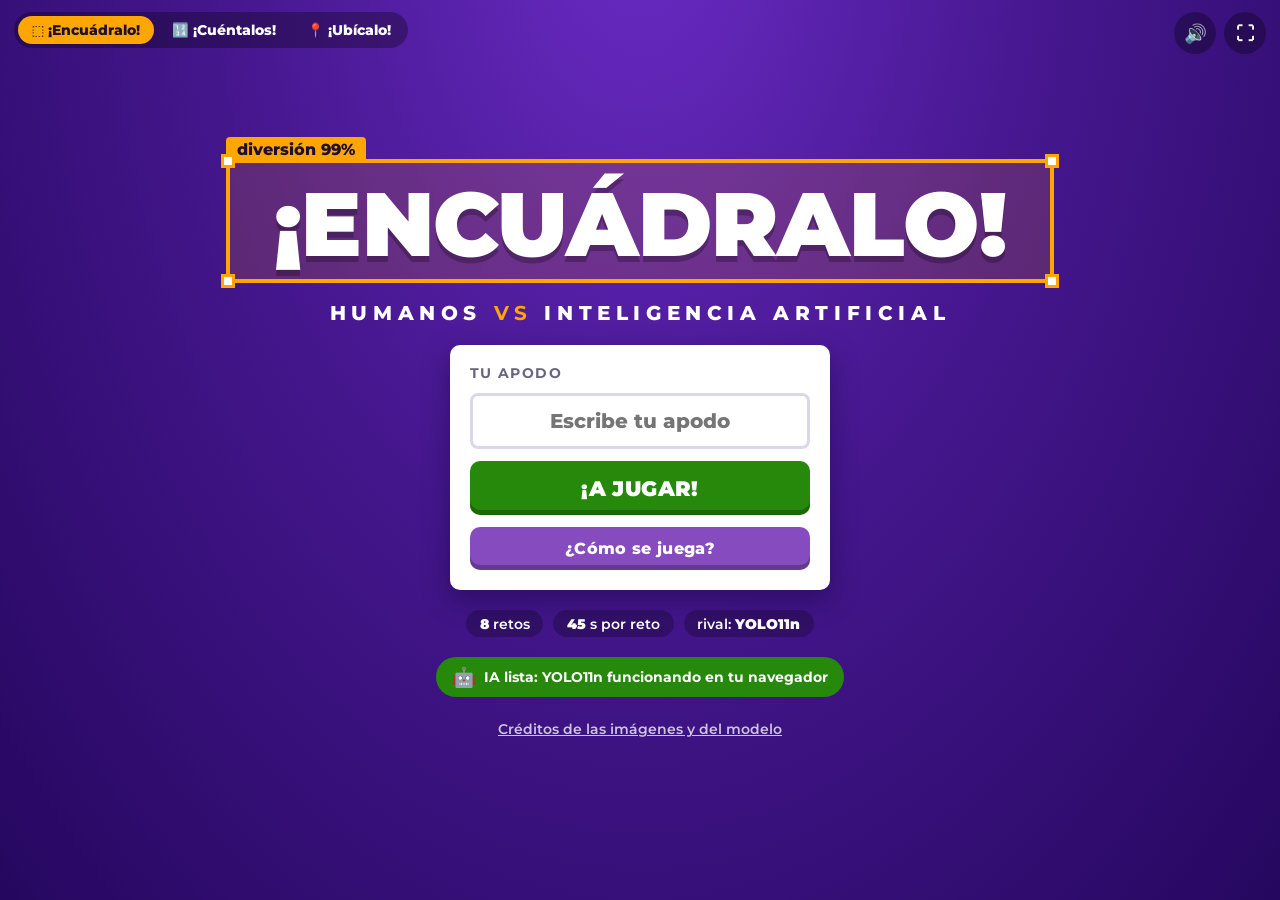
<file: index.html>
<!doctype html>
<html lang="es">
<head>
  <meta charset="utf-8">
  <meta name="viewport" content="width=device-width, initial-scale=1">
  <title>¡Encuádralo! · Humanos vs IA</title>
  <meta name="description" content="Juego educativo de detección de objetos: encuadra objetos y compite contra una IA YOLO.">
  <link rel="icon" href="data:image/svg+xml,%3Csvg xmlns='http://www.w3.org/2000/svg' viewBox='0 0 100 100'%3E%3Crect x='10' y='10' width='80' height='80' rx='6' fill='%2346178f' stroke='%23ffa602' stroke-width='10'/%3E%3C/svg%3E">
  <link rel="stylesheet" href="fonts/montserrat.css">
  <link rel="stylesheet" href="css/estilos.css">
</head>
<body data-pantalla="pantalla-inicio">
  <div id="fondo" aria-hidden="true"></div>

  <nav class="selector-juego" aria-label="Elige juego">
    <a href="index.html" class="actual" aria-current="page">⬚ ¡Encuádralo!</a>
    <a href="contar.html">🔢 ¡Cuéntalos!</a>
    <a href="ubicar.html">📍 ¡Ubícalo!</a>
  </nav>

  <div class="controles-globales">
    <button id="btn-sonido" class="btn-icono" title="Activar o silenciar el sonido" aria-label="Sonido">🔊</button>
    <button id="btn-pantalla" class="btn-icono" title="Pantalla completa" aria-label="Pantalla completa">⛶</button>
  </div>

  <main id="app">
    <!-- ============================================================ INICIO -->
    <section id="pantalla-inicio" class="pantalla activa">
      <h1 class="logo">
        <span class="logo-caja">
          <span class="logo-etiqueta">diversión 99%</span>
          ¡ENCUÁDRALO!
          <i class="esq esq-1"></i><i class="esq esq-2"></i><i class="esq esq-3"></i><i class="esq esq-4"></i>
        </span>
        <span class="logo-sub">HUMANOS <b>VS</b> INTELIGENCIA ARTIFICIAL</span>
      </h1>

      <div class="tarjeta tarjeta-inicio">
        <label for="apodo">Tu apodo</label>
        <input id="apodo" maxlength="16" placeholder="Escribe tu apodo" autocomplete="off" spellcheck="false">
        <button id="btn-jugar" class="btn btn-grande btn-verde">¡A JUGAR!</button>
        <button id="btn-como" class="btn btn-morado">¿Cómo se juega?</button>
      </div>

      <ul class="datos-partida">
        <li><b data-config="rondas"></b> retos</li>
        <li><b data-config="segundosRonda"></b> s por reto</li>
        <li>rival: <b>YOLO11n</b></li>
      </ul>

      <div id="estado-ia" class="chip-ia cargando" role="status">
        <span class="chip-icono">🤖</span>
        <span class="chip-texto">Cargando la IA…</span>
        <span class="chip-barra"><i></i></span>
      </div>

      <button id="btn-creditos" class="enlace">Créditos de las imágenes y del modelo</button>
    </section>

    <!-- ============================================================ TUTORIAL -->
    <section id="pantalla-tutorial" class="pantalla con-scroll">
      <h2 class="titulo-pantalla">¿Cómo se juega?</h2>
      <div class="tutorial">
        <article class="paso" style="--i:0; --c: var(--rojo)">
          <div class="paso-cab"><span>1</span> DIBUJA</div>
          <div class="paso-ilustracion demo-dibuja">
            <span class="demo-objeto">🐶</span>
            <span class="demo-caja"></span>
          </div>
          <p>Haz clic y <b>arrastra</b> para encuadrar cada objeto que te pidan. <b>Una caja por objeto</b>, ajustada a sus bordes.</p>
        </article>
        <article class="paso" style="--i:1; --c: var(--azul)">
          <div class="paso-cab"><span>2</span> AJUSTA</div>
          <div class="paso-ilustracion demo-ajusta">
            <span class="demo-objeto">🚲</span>
            <span class="demo-caja"><i></i><i></i><i></i><i></i></span>
          </div>
          <p>Haz clic en una caja para seleccionarla: arrástrala para moverla o tira de sus <b>esquinas</b>. Bórrala con <b>✕</b>, clic derecho o <kbd>Supr</kbd>.</p>
        </article>
        <article class="paso" style="--i:2; --c: var(--amarillo)">
          <div class="paso-cab"><span>3</span> IoU</div>
          <div class="paso-ilustracion">
            <svg class="demo-iou" viewBox="0 0 220 120" aria-label="Diagrama de la intersección sobre la unión">
              <rect x="30" y="18" width="100" height="80" fill="#1368ce" fill-opacity=".18" stroke="#1368ce" stroke-width="3" stroke-dasharray="7 4"/>
              <rect x="70" y="32" width="110" height="78" fill="#e21b3c" fill-opacity=".18" stroke="#e21b3c" stroke-width="3"/>
              <rect x="70" y="32" width="60" height="66" fill="#ffa602" fill-opacity=".85"/>
              <text x="100" y="70" text-anchor="middle" font-size="13" font-weight="900" fill="#1c1033">∩</text>
              <text x="34" y="14" font-size="10" font-weight="800" fill="#1368ce">REAL</text>
              <text x="140" y="27" font-size="10" font-weight="800" fill="#e21b3c">TU CAJA</text>
            </svg>
          </div>
          <p><b>IoU = Intersección ÷ Unión</b>. Mide cuánto se parece tu caja a la real (0–100 %). Es <b>acierto</b> si la IoU llega al <b data-config-pct="iouAcierto"></b>.</p>
        </article>
        <article class="paso" style="--i:3; --c: var(--verde)">
          <div class="paso-cab"><span>4</span> PUNTOS</div>
          <ul class="paso-puntos">
            <li><span>✅ Acierto</span><b>IoU × <span data-config="puntosPorIoU"></span></b></li>
            <li><span>❌ <span data-texto="fp"></span></span><b>−<span data-config="penalizacionFP"></span></b></li>
            <li><span>🔍 <span data-texto="fn"></span></span><b>−<span data-config="penalizacionFN"></span></b></li>
            <li><span>⚡ Bonus velocidad</span><b>hasta +<span data-config="bonusTiempoMax"></span></b></li>
          </ul>
          <p>Falso positivo: una caja que sobra. Falso negativo: un objeto que se te escapa. Después, <b>la IA juega la misma imagen</b>. ¿Podrás ganarle?</p>
        </article>
      </div>
      <button id="btn-tutorial" class="btn btn-grande btn-verde">¡Entendido!</button>
    </section>

    <!-- ============================================================ PREVIA DEL RETO -->
    <section id="pantalla-previa" class="pantalla">
      <div class="ronda-chip">RONDA <span id="previa-num">1</span> DE <span id="previa-total">8</span></div>
      <div class="tarjeta-reto">
        <div class="reto-emoji" id="previa-emoji"></div>
        <div class="reto-texto">Encuadra <span id="previa-articulo"></span></div>
        <div class="reto-objeto" id="previa-objeto"></div>
        <div class="reto-pista" id="previa-pista"></div>
      </div>
      <div class="cuenta" id="cuenta">
        <div class="cuenta-forma"></div>
        <span class="cuenta-num" id="cuenta-num"></span>
      </div>
    </section>

    <!-- ============================================================ RONDA -->
    <section id="pantalla-ronda" class="pantalla">
      <header class="barra-ronda">
        <div class="reloj" id="reloj"><span id="reloj-num">45</span></div>
        <div class="consigna">
          <div>Encuadra <span id="ronda-articulo"></span> <span id="ronda-emoji"></span> <b id="ronda-objeto"></b></div>
          <small id="ronda-pista"></small>
        </div>
        <div class="contador-cajas">
          <b id="num-cajas">0</b><span>cajas</span>
          <small id="ronda-n"></small>
        </div>
      </header>
      <div class="barra-tiempo"><i id="barra-tiempo"></i></div>
      <div class="escenario" id="escenario">
        <div class="marco">
          <canvas id="lienzo-editor"></canvas>
          <div class="aviso-tiempo" id="aviso-tiempo" hidden>¡TIEMPO!</div>
          <div class="capa-ia" id="capa-ia" hidden>
            <div class="rejilla"></div>
            <div class="escaner"></div>
            <div class="mensaje-ia">
              <span class="robot">🤖</span>
              <b id="capa-ia-texto">La IA está analizando la imagen…</b>
              <small>YOLO11n · 2,6 millones de parámetros</small>
            </div>
          </div>
        </div>
      </div>
      <footer class="pie-ronda">
        <p class="ayuda">🖱️ Arrastra para dibujar · Clic en una caja para seleccionarla, moverla o ajustar sus esquinas · <kbd>Supr</kbd> o ✕ para borrar · <kbd>Ctrl</kbd>+<kbd>Z</kbd> deshace</p>
        <div class="acciones">
          <button id="btn-deshacer" class="btn btn-azul" title="Deshacer (Ctrl+Z)">↶ Deshacer</button>
          <button id="btn-borrar" class="btn btn-rojo">🗑 Borrar todo</button>
          <button id="btn-hecho" class="btn btn-grande btn-verde">¡HECHO! ✓</button>
        </div>
      </footer>
    </section>

    <!-- ============================================================ RESULTADO DE LA RONDA -->
    <section id="pantalla-resultado" class="pantalla con-scroll">
      <header class="cabecera-resultado">
        <div class="ronda-chip" id="resultado-ronda"></div>
        <div class="veredicto oculto" id="veredicto"></div>
      </header>
      <div class="duelo" id="duelo">
        <div class="vs">VS</div>
      </div>
      <div class="leyenda">
        <span><i class="ley-acierto"></i>Acierto (IoU ≥ <span data-config-pct="iouAcierto"></span>)</span>
        <span><i class="ley-fp"></i><span data-texto="fp"></span> (sobra)</span>
        <span><i class="ley-fn"></i><span data-texto="fn"></span> (falta)</span>
        <span><i class="ley-gt"></i>Etiqueta real</span>
      </div>
      <p class="comparativa" id="comparativa"></p>
      <footer class="pie-resultado">
        <div class="marcador">
          <div class="fila-marcador jugador" id="marcador-jugador"><span class="nombre">TÚ</span><span class="pista"><i class="relleno"></i></span><b>0</b></div>
          <div class="fila-marcador ia" id="marcador-ia"><span class="nombre">🤖 IA</span><span class="pista"><i class="relleno"></i></span><b>0</b></div>
        </div>
        <button id="btn-siguiente" class="btn btn-grande btn-morado">Siguiente ronda →</button>
      </footer>
    </section>

    <!-- ============================================================ FINAL -->
    <section id="pantalla-final" class="pantalla con-scroll">
      <h2 class="titulo-final" id="titulo-final"></h2>
      <div class="podio">
        <div class="podio-col" id="podio-jugador">
          <span class="corona">👑</span>
          <span class="podio-avatar">🧑‍🎓</span>
          <span class="podio-nombre"></span>
          <div class="podio-bloque"><b class="podio-puntos">0</b><small>puntos</small></div>
        </div>
        <div class="podio-col" id="podio-ia">
          <span class="corona">👑</span>
          <span class="podio-avatar">🤖</span>
          <span class="podio-nombre">IA · YOLO11n</span>
          <div class="podio-bloque"><b class="podio-puntos">0</b><small>puntos</small></div>
        </div>
      </div>
      <p class="conclusion" id="conclusion"></p>
      <div class="final-rejilla">
        <div class="tarjeta tarjeta-tabla">
          <h3>Comparativa</h3>
          <table class="tabla-stats" id="tabla-stats"></table>
        </div>
        <div class="tarjeta tarjeta-tabla">
          <h3>Ronda a ronda</h3>
          <div class="tabla-scroll"><table class="tabla-rondas" id="tabla-rondas"></table></div>
        </div>
      </div>
      <aside class="sabias">
        <b>🤖 ¿Sabías que…?</b>
        YOLO significa <i>«You Only Look Once»</i> (solo miras una vez): la red analiza la imagen entera de un vistazo y propone todas las cajas a la vez.
        El modelo al que te has enfrentado, YOLO11n, tiene unos 2,6 millones de parámetros y aprendió con las ~118.000 fotos de entrenamiento de COCO, etiquetadas a mano por personas.
        Las imágenes de este juego son de la parte de <b>validación</b> de COCO: la IA nunca las vio mientras aprendía.
      </aside>
      <div class="acciones-final">
        <button id="btn-otra" class="btn btn-grande btn-verde">🔁 Jugar otra vez</button>
        <button id="btn-csv" class="btn btn-azul">⬇ Descargar resultados (CSV)</button>
        <button id="btn-inicio" class="btn btn-morado">🏠 Inicio</button>
      </div>
    </section>
  </main>

  <template id="tpl-panel">
    <article class="panel">
      <div class="panel-cabecera">
        <span class="avatar"></span>
        <div class="panel-ident"><span class="panel-nombre"></span><span class="panel-sub"></span></div>
        <span class="panel-tiempo"></span>
      </div>
      <div class="panel-lienzo"><div class="marco"><canvas></canvas></div></div>
      <ul class="desglose">
        <li class="linea aciertos"><span class="linea-icono">✅</span><span class="linea-texto">ACIERTOS <b class="n">×0</b><small class="linea-detalle">&nbsp;</small></span><span class="linea-puntos">0</span></li>
        <li class="linea fp"><span class="linea-icono">❌</span><span class="linea-texto"><span class="t"></span> <b class="n">×0</b><small class="linea-detalle">Cajas que sobran o mal colocadas</small></span><span class="linea-puntos">0</span></li>
        <li class="linea fn"><span class="linea-icono">🔍</span><span class="linea-texto"><span class="t"></span> <b class="n">×0</b><small class="linea-detalle">Objetos que se quedaron sin caja</small></span><span class="linea-puntos">0</span></li>
        <li class="linea bonus"><span class="linea-icono">⚡</span><span class="linea-texto">BONUS VELOCIDAD<small class="linea-detalle">&nbsp;</small></span><span class="linea-puntos">0</span></li>
      </ul>
      <div class="panel-total"><span>PUNTOS DE LA RONDA <small class="minimo" hidden>(mínimo 0)</small></span><b>0</b></div>
    </article>
  </template>

  <dialog id="dialogo-creditos">
    <form method="dialog" class="creditos">
      <h2>Créditos</h2>
      <p><b>Imágenes y etiquetas:</b> <a href="https://cocodataset.org" target="_blank" rel="noopener">COCO dataset</a> (val2017). Etiquetas © COCO Consortium, licencia CC BY 4.0. Cada foto tiene su licencia de Flickr:</p>
      <ul id="lista-creditos"></ul>
      <p><b>IA:</b> <a href="https://github.com/ultralytics/ultralytics" target="_blank" rel="noopener">Ultralytics YOLO11n</a> (AGPL-3.0), ejecutada con <a href="https://onnxruntime.ai" target="_blank" rel="noopener">ONNX Runtime Web</a> (MIT).
        <b>Tipografía:</b> Montserrat (SIL Open Font License).</p>
      <button class="btn btn-morado">Cerrar</button>
    </form>
  </dialog>

  <script src="vendor/ort/ort.wasm.min.js"></script>
  <script src="js/datos.js"></script>
  <script src="js/config.js"></script>
  <script src="js/efectos.js"></script>
  <script src="js/sonido.js"></script>
  <script src="js/puntuacion.js"></script>
  <script src="js/detector.js"></script>
  <script src="js/lienzos.js"></script>
  <script src="js/juego.js"></script>
</body>
</html>
</file>
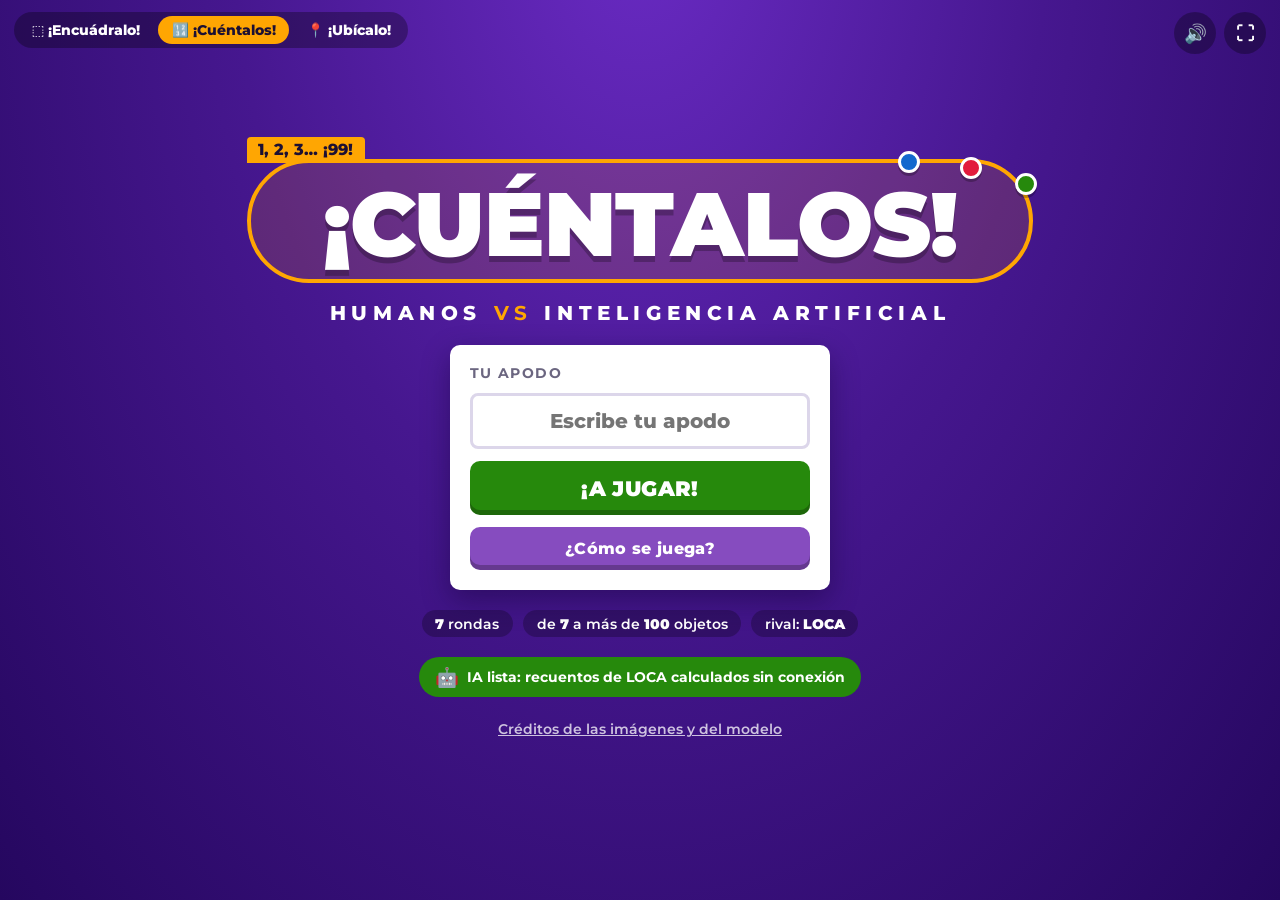
<file: contar.html>
<!doctype html>
<html lang="es">
<head>
  <meta charset="utf-8">
  <meta name="viewport" content="width=device-width, initial-scale=1">
  <title>¡Cuéntalos! · Humanos vs IA</title>
  <meta name="description" content="Juego educativo de recuento de objetos: cuenta los objetos de una foto y compite contra LOCA, una IA especializada en contar.">
  <link rel="icon" href="data:image/svg+xml,%3Csvg xmlns='http://www.w3.org/2000/svg' viewBox='0 0 100 100'%3E%3Ccircle cx='50' cy='50' r='42' fill='%2346178f' stroke='%23ffa602' stroke-width='10'/%3E%3C/svg%3E">
  <link rel="stylesheet" href="fonts/montserrat.css">
  <link rel="stylesheet" href="css/estilos.css">
  <link rel="stylesheet" href="css/contar.css">
</head>
<body data-pantalla="pantalla-inicio">
  <div id="fondo" aria-hidden="true"></div>

  <nav class="selector-juego" aria-label="Elige juego">
    <a href="index.html">⬚ ¡Encuádralo!</a>
    <a href="contar.html" class="actual" aria-current="page">🔢 ¡Cuéntalos!</a>
    <a href="ubicar.html">📍 ¡Ubícalo!</a>
  </nav>

  <div class="controles-globales">
    <button id="btn-sonido" class="btn-icono" title="Activar o silenciar el sonido" aria-label="Sonido">🔊</button>
    <button id="btn-pantalla" class="btn-icono" title="Pantalla completa" aria-label="Pantalla completa">⛶</button>
  </div>

  <main id="app">
    <!-- ============================================================ INICIO -->
    <section id="pantalla-inicio" class="pantalla activa">
      <h1 class="logo">
        <span class="logo-caja logo-contar">
          <span class="logo-etiqueta">1, 2, 3… ¡99!</span>
          ¡CUÉNTALOS!
          <i class="punto p1"></i><i class="punto p2"></i><i class="punto p3"></i>
        </span>
        <span class="logo-sub">HUMANOS <b>VS</b> INTELIGENCIA ARTIFICIAL</span>
      </h1>

      <div class="tarjeta tarjeta-inicio">
        <label for="apodo">Tu apodo</label>
        <input id="apodo" maxlength="16" placeholder="Escribe tu apodo" autocomplete="off" spellcheck="false">
        <button id="btn-jugar" class="btn btn-grande btn-verde">¡A JUGAR!</button>
        <button id="btn-como" class="btn btn-morado">¿Cómo se juega?</button>
      </div>

      <ul class="datos-partida">
        <li><b id="dato-rondas"></b> rondas</li>
        <li>de <b id="dato-min"></b> a más de <b id="dato-max"></b> objetos</li>
        <li>rival: <b>LOCA</b></li>
      </ul>

      <div id="estado-ia" class="chip-ia" role="status">
        <span class="chip-icono">🤖</span>
        <span class="chip-texto"></span>
      </div>

      <button id="btn-creditos" class="enlace">Créditos de las imágenes y del modelo</button>
    </section>

    <!-- ============================================================ TUTORIAL -->
    <section id="pantalla-tutorial" class="pantalla con-scroll">
      <h2 class="titulo-pantalla">¿Cómo se juega?</h2>
      <div class="tutorial">
        <article class="paso" style="--i:0; --c: var(--rojo)">
          <div class="paso-cab"><span>1</span> MIRA LA MUESTRA</div>
          <div class="paso-ilustracion demo-muestra">
            <span class="demo-recorte">🍎</span>
            <span class="demo-flecha">→</span>
            <span class="demo-grupo">🍎🍎🍎<br>🍎🍎🍎</span>
          </div>
          <p>Antes de cada ronda verás <b>un ejemplo</b> del objeto que hay que contar. Solo cuentan los objetos <b>como ese</b>.</p>
        </article>
        <article class="paso" style="--i:1; --c: var(--azul)">
          <div class="paso-cab"><span>2</span> CUENTA</div>
          <div class="paso-ilustracion demo-marca">
            <span class="demo-objeto">🐑</span><span class="demo-objeto">🐑</span><span class="demo-objeto">🐑</span>
            <i class="demo-pin" style="--n:0">1</i><i class="demo-pin" style="--n:1">2</i><i class="demo-pin" style="--n:2">3</i>
          </div>
          <p>Si quieres, <b>haz clic en cada objeto</b> para marcarlo y no perder la cuenta. Clic en una marca para quitarla.</p>
        </article>
        <article class="paso" style="--i:2; --c: var(--amarillo)">
          <div class="paso-cab"><span>3</span> RESPONDE</div>
          <div class="paso-ilustracion">
            <div class="demo-numero"><b>−</b><span>17</span><b>+</b></div>
          </div>
          <p>Escribe <b>cuántos hay</b> (o ajusta el número de marcas con − y +) y pulsa <b>¡HECHO!</b> antes de que se acabe el tiempo.</p>
        </article>
        <article class="paso" style="--i:3; --c: var(--verde)">
          <div class="paso-cab"><span>4</span> PUNTOS</div>
          <ul class="paso-puntos">
            <li><span>✅ Precisión</span><b>hasta +<span data-config="puntosPrecision"></span></b></li>
            <li><span>🎯 Número exacto</span><b>+<span data-config="bonusExacto"></span></b></li>
            <li><span>⚡ Bonus velocidad</span><b>hasta +<span data-config="bonusTiempoMax"></span></b></li>
          </ul>
          <p>Precisión = 1 − error ÷ real. Fallar por 2 cuando hay 10 cuesta lo mismo que fallar por 20 cuando hay 100: cuenta el <b>error relativo</b>. Después, <b>la IA cuenta la misma foto</b>.</p>
        </article>
      </div>
      <button id="btn-tutorial" class="btn btn-grande btn-verde">¡Entendido!</button>
    </section>

    <!-- ============================================================ PREVIA DEL RETO -->
    <section id="pantalla-previa" class="pantalla">
      <div class="ronda-chip">RONDA <span id="previa-num">1</span> DE <span id="previa-total">7</span> · <span id="previa-nivel"></span></div>
      <div class="tarjeta-reto reto-contar">
        <div class="reto-muestra">
          <div class="muestra-marco"><canvas id="previa-muestra"></canvas></div>
          <small>Muestra</small>
        </div>
        <div>
          <div class="reto-texto">Cuenta <span id="previa-articulo">todos los</span></div>
          <div class="reto-objeto"><span id="previa-emoji"></span> <span id="previa-objeto"></span></div>
          <div class="reto-pista" id="previa-pista"></div>
        </div>
      </div>
      <div class="cuenta" id="cuenta">
        <div class="cuenta-forma"></div>
        <span class="cuenta-num" id="cuenta-num"></span>
      </div>
    </section>

    <!-- ============================================================ RONDA -->
    <section id="pantalla-ronda" class="pantalla">
      <header class="barra-ronda">
        <div class="reloj" id="reloj"><span id="reloj-num">30</span></div>
        <div class="consigna">
          <div>Cuenta <span id="ronda-articulo"></span> <span id="ronda-emoji"></span> <b id="ronda-objeto"></b></div>
          <small id="ronda-pista"></small>
        </div>
        <div class="contador-cajas">
          <b id="ronda-nivel"></b>
          <small id="ronda-n"></small>
        </div>
      </header>
      <div class="barra-tiempo"><i id="barra-tiempo"></i></div>
      <div class="zona-conteo">
        <div class="escenario" id="escenario">
          <div class="marco">
            <canvas id="lienzo-conteo"></canvas>
            <div class="aviso-tiempo" id="aviso-tiempo" hidden>¡TIEMPO!</div>
            <div class="capa-ia" id="capa-ia" hidden>
              <div class="rejilla"></div>
              <div class="escaner"></div>
              <div class="mensaje-ia">
                <span class="robot">🤖</span>
                <b id="capa-ia-texto">La IA está contando…</b>
                <small>LOCA · mapa de densidad a partir de la muestra</small>
              </div>
            </div>
          </div>
        </div>
        <aside class="panel-respuesta">
          <div class="muestra-tarjeta">
            <div class="muestra-marco"><canvas id="ronda-muestra"></canvas></div>
            <span>Cuenta objetos<br>como este</span>
          </div>
          <div class="caja-respuesta">
            <label for="respuesta">¿Cuántos hay?</label>
            <input id="respuesta" type="text" inputmode="numeric" pattern="[0-9]*" maxlength="4" autocomplete="off" placeholder="?">
            <div class="ajustes">
              <button class="btn btn-azul" data-delta="-10">−10</button>
              <button class="btn btn-azul" data-delta="-1">−1</button>
              <button class="btn btn-azul" data-delta="1">+1</button>
              <button class="btn btn-azul" data-delta="10">+10</button>
            </div>
          </div>
          <div class="marcas-info">
            <span>📍 Marcas: <b id="num-marcas">0</b></span>
            <span class="marcas-botones">
              <button id="btn-deshacer" class="btn btn-morado" title="Quitar la última marca (Ctrl+Z)">↶</button>
              <button id="btn-borrar" class="btn btn-rojo" title="Borrar todas las marcas">🗑</button>
            </span>
          </div>
          <button id="btn-hecho" class="btn btn-grande btn-verde">¡HECHO! ✓</button>
        </aside>
      </div>
    </section>

    <!-- ============================================================ RESULTADO DE LA RONDA -->
    <section id="pantalla-resultado" class="pantalla con-scroll">
      <header class="cabecera-resultado">
        <div class="ronda-chip" id="resultado-ronda"></div>
        <div class="veredicto oculto" id="veredicto"></div>
      </header>
      <div class="duelo" id="duelo">
        <div class="vs">VS</div>
      </div>
      <div class="leyenda">
        <span><i class="ley-marca"></i>Tus marcas</span>
        <span><i class="ley-ia"></i>Objetos que cuenta la IA</span>
        <span><i class="ley-real"></i>Objetos reales (FSC-147)</span>
      </div>
      <p class="comparativa" id="comparativa"></p>
      <footer class="pie-resultado">
        <div class="marcador">
          <div class="fila-marcador jugador" id="marcador-jugador"><span class="nombre">TÚ</span><span class="pista"><i class="relleno"></i></span><b>0</b></div>
          <div class="fila-marcador ia" id="marcador-ia"><span class="nombre">🤖 IA</span><span class="pista"><i class="relleno"></i></span><b>0</b></div>
        </div>
        <button id="btn-siguiente" class="btn btn-grande btn-morado">Siguiente ronda →</button>
      </footer>
    </section>

    <!-- ============================================================ FINAL -->
    <section id="pantalla-final" class="pantalla con-scroll">
      <h2 class="titulo-final" id="titulo-final"></h2>
      <div class="podio">
        <div class="podio-col" id="podio-jugador">
          <span class="corona">👑</span>
          <span class="podio-avatar">🧑‍🎓</span>
          <span class="podio-nombre"></span>
          <div class="podio-bloque"><b class="podio-puntos">0</b><small>puntos</small></div>
        </div>
        <div class="podio-col" id="podio-ia">
          <span class="corona">👑</span>
          <span class="podio-avatar">🤖</span>
          <span class="podio-nombre">IA · LOCA</span>
          <div class="podio-bloque"><b class="podio-puntos">0</b><small>puntos</small></div>
        </div>
      </div>
      <p class="conclusion" id="conclusion"></p>
      <div class="final-rejilla">
        <div class="tarjeta tarjeta-tabla">
          <h3>Comparativa</h3>
          <table class="tabla-stats" id="tabla-stats"></table>
        </div>
        <div class="tarjeta tarjeta-tabla">
          <h3>Ronda a ronda</h3>
          <div class="tabla-scroll"><table class="tabla-rondas" id="tabla-rondas"></table></div>
        </div>
      </div>
      <aside class="sabias">
        <b>🤖 ¿Sabías que…?</b>
        Tu rival, <b>LOCA</b> (Đukić y otros, ICCV 2023), no busca los objetos uno a uno: mira la <b>muestra</b>, igual que tú,
        y calcula un <b>mapa de densidad</b> («cuántos objetos hay en cada trocito de la foto»). El recuento es la suma de ese mapa.
        Por eso no se le escapan las multitudes, aunque con pocos objetos grandes a veces se equivoca más que una persona.
        Un <b>detector</b> como YOLO (el rival de ¡Encuádralo!) hace otra cosa: pone una caja a cada objeto. Cuando los objetos son pequeños o están amontonados, se le escapan casi todos.
        LOCA aprendió con <b>FSC-147</b>, el conjunto del que salen estas fotos: más de 6.000 imágenes de 147 tipos de objetos, con un punto marcado a mano en cada uno.
        Las fotos del juego son de la parte de FSC-147 que LOCA <b>nunca vio</b> al entrenar. Sus recuentos se calcularon antes, sin conexión.
      </aside>
      <div class="acciones-final">
        <button id="btn-otra" class="btn btn-grande btn-verde">🔁 Jugar otra vez</button>
        <button id="btn-csv" class="btn btn-azul">⬇ Descargar resultados (CSV)</button>
        <button id="btn-inicio" class="btn btn-morado">🏠 Inicio</button>
      </div>
    </section>
  </main>

  <template id="tpl-panel">
    <article class="panel">
      <div class="panel-cabecera">
        <span class="avatar"></span>
        <div class="panel-ident"><span class="panel-nombre"></span><span class="panel-sub"></span></div>
        <span class="panel-tiempo"></span>
      </div>
      <div class="panel-lienzo">
        <div class="marco"><canvas></canvas></div>
        <div class="recuento-grande"><small>cuenta</small><b>0</b></div>
      </div>
      <ul class="desglose">
        <li class="linea respuesta"><span class="linea-icono">🔢</span><span class="linea-texto">RESPUESTA <b class="n">0</b><small class="linea-detalle">&nbsp;</small></span><span class="linea-puntos"></span></li>
        <li class="linea aciertos"><span class="linea-icono">✅</span><span class="linea-texto">PRECISIÓN <b class="n">0 %</b><small class="linea-detalle">&nbsp;</small></span><span class="linea-puntos">0</span></li>
        <li class="linea exacto"><span class="linea-icono">🎯</span><span class="linea-texto">NÚMERO EXACTO<small class="linea-detalle">&nbsp;</small></span><span class="linea-puntos">0</span></li>
        <li class="linea bonus"><span class="linea-icono">⚡</span><span class="linea-texto">BONUS VELOCIDAD<small class="linea-detalle">&nbsp;</small></span><span class="linea-puntos">0</span></li>
      </ul>
      <div class="panel-total"><span>PUNTOS DE LA RONDA</span><b>0</b></div>
    </article>
  </template>

  <dialog id="dialogo-creditos">
    <form method="dialog" class="creditos">
      <h2>Créditos</h2>
      <p><b>Imágenes y recuentos:</b> <a href="https://github.com/cvlab-stonybrook/LearningToCountEverything" target="_blank" rel="noopener">FSC-147</a>
        (V. Ranjan, U. Sharma, T. Nguyen y M. Hoai, «Learning To Count Everything», CVPR 2021). Las fotos proceden de internet
        y se usan con fines educativos y de investigación; los derechos pertenecen a sus autores. Imágenes usadas:</p>
      <ul id="lista-creditos"></ul>
      <p><b>IA:</b> <a href="https://github.com/djukicn/loca" target="_blank" rel="noopener">LOCA</a>
        (N. Đukić, A. Lukežič, V. Zavrtanik y M. Kristan, «A Low-Shot Object Counting Network With Iterative Prototype Adaptation», ICCV 2023), licencia MIT.
        Recuentos calculados sin conexión con <a href="https://onnxruntime.ai" target="_blank" rel="noopener">ONNX Runtime</a>.
        Comparación con <a href="https://github.com/ultralytics/ultralytics" target="_blank" rel="noopener">Ultralytics YOLO11n</a> (AGPL-3.0).
        <b>Tipografía:</b> Montserrat (SIL Open Font License).</p>
      <button class="btn btn-morado">Cerrar</button>
    </form>
  </dialog>

  <script src="js/datos_conteo.js"></script>
  <script src="js/config_conteo.js"></script>
  <script src="js/efectos.js"></script>
  <script src="js/sonido.js"></script>
  <script src="js/lienzos.js"></script>
  <script src="js/contar.js"></script>
</body>
</html>
</file>
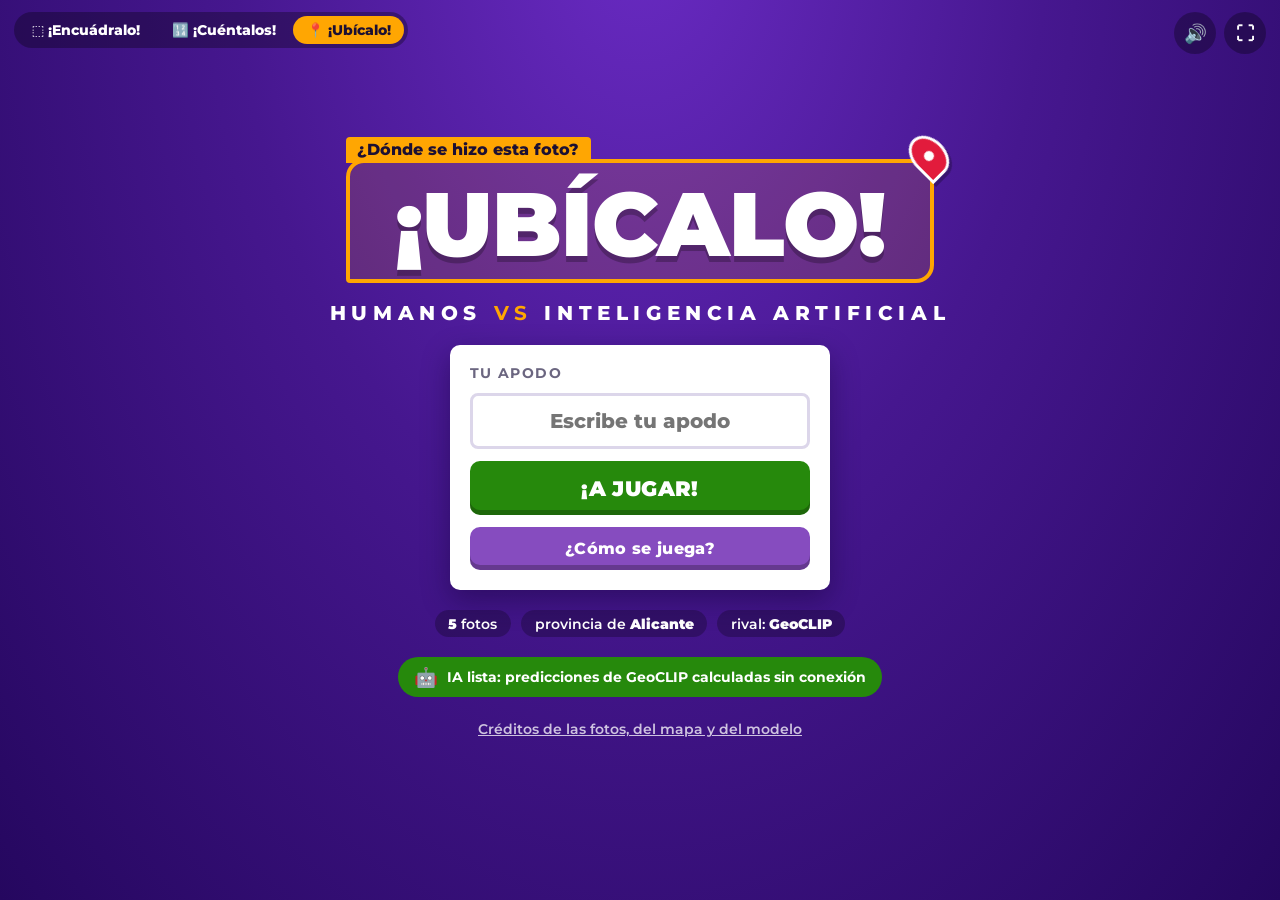
<file: ubicar.html>
<!doctype html>
<html lang="es">
<head>
  <meta charset="utf-8">
  <meta name="viewport" content="width=device-width, initial-scale=1">
  <title>¡Ubícalo! · Humanos vs IA</title>
  <meta name="description" content="Juego educativo de geolocalización: adivina en el mapa dónde se hizo cada foto de la provincia de Alicante y compite contra la IA GeoCLIP.">
  <link rel="icon" href="data:image/svg+xml,%3Csvg xmlns='http://www.w3.org/2000/svg' viewBox='0 0 100 100'%3E%3Cpath d='M50 96C30 66 16 52 16 34a34 34 0 0 1 68 0c0 18-14 32-34 62z' fill='%2346178f' stroke='%23ffa602' stroke-width='8'/%3E%3C/svg%3E">
  <link rel="stylesheet" href="fonts/montserrat.css">
  <link rel="stylesheet" href="css/estilos.css">
  <link rel="stylesheet" href="vendor/maplibre/maplibre-gl.css">
  <link rel="stylesheet" href="css/ubicar.css">
</head>
<body data-pantalla="pantalla-inicio">
  <div id="fondo" aria-hidden="true"></div>

  <nav class="selector-juego" aria-label="Elige juego">
    <a href="index.html">⬚ ¡Encuádralo!</a>
    <a href="contar.html">🔢 ¡Cuéntalos!</a>
    <a href="ubicar.html" class="actual" aria-current="page">📍 ¡Ubícalo!</a>
  </nav>

  <div class="controles-globales">
    <button id="btn-sonido" class="btn-icono" title="Activar o silenciar el sonido" aria-label="Sonido">🔊</button>
    <button id="btn-pantalla" class="btn-icono" title="Pantalla completa" aria-label="Pantalla completa">⛶</button>
  </div>

  <main id="app">
    <!-- ============================================================ INICIO -->
    <section id="pantalla-inicio" class="pantalla activa">
      <h1 class="logo">
        <span class="logo-caja logo-ubicar">
          <span class="logo-etiqueta">¿Dónde se hizo esta foto?</span>
          ¡UBÍCALO!
          <i class="chincheta" aria-hidden="true"></i>
        </span>
        <span class="logo-sub">HUMANOS <b>VS</b> INTELIGENCIA ARTIFICIAL</span>
      </h1>

      <div class="tarjeta tarjeta-inicio">
        <label for="apodo">Tu apodo</label>
        <input id="apodo" maxlength="16" placeholder="Escribe tu apodo" autocomplete="off" spellcheck="false">
        <button id="btn-jugar" class="btn btn-grande btn-verde">¡A JUGAR!</button>
        <button id="btn-como" class="btn btn-morado">¿Cómo se juega?</button>
      </div>

      <ul class="datos-partida">
        <li><b id="dato-rondas"></b> fotos</li>
        <li>provincia de <b>Alicante</b></li>
        <li>rival: <b>GeoCLIP</b></li>
      </ul>

      <div id="estado-ia" class="chip-ia" role="status">
        <span class="chip-icono">🤖</span>
        <span class="chip-texto"></span>
      </div>

      <button id="btn-creditos" class="enlace">Créditos de las fotos, del mapa y del modelo</button>
    </section>

    <!-- ============================================================ TUTORIAL -->
    <section id="pantalla-tutorial" class="pantalla con-scroll">
      <h2 class="titulo-pantalla">¿Cómo se juega?</h2>
      <div class="tutorial">
        <article class="paso" style="--i:0; --c: var(--rojo)">
          <div class="paso-cab"><span>1</span> MIRA LA FOTO</div>
          <div class="paso-ilustracion demo-foto">
            <span class="demo-marco">🏰🌴</span>
            <span class="demo-lupa">🔍</span>
          </div>
          <p>Busca <b>pistas</b>: edificios, monumentos, el mar, las montañas, la vegetación… Haz clic en la foto para <b>verla en grande</b>.</p>
        </article>
        <article class="paso" style="--i:1; --c: var(--azul)">
          <div class="paso-cab"><span>2</span> MARCA EN EL MAPA</div>
          <div class="paso-ilustracion demo-mapa">
            <span class="demo-costa"></span>
            <i class="demo-gota"></i>
          </div>
          <p>Haz <b>clic en el mapa</b> donde creas que se hizo. Acerca con la <b>rueda del ratón</b> (o pellizcando) y arrastra para moverte. Puedes cambiar la chincheta de sitio.</p>
        </article>
        <article class="paso" style="--i:2; --c: var(--amarillo)">
          <div class="paso-cab"><span>3</span> CONFIRMA</div>
          <div class="paso-ilustracion">
            <span class="btn btn-verde demo-aqui">📍 ¡AQUÍ!</span>
          </div>
          <p>Pulsa <b>¡AQUÍ!</b> antes de que se acabe el tiempo (<b data-config="segundos"></b> s). Si se acaba, vale la chincheta que hayas puesto. Sin chincheta, 0 puntos.</p>
        </article>
        <article class="paso" style="--i:3; --c: var(--verde)">
          <div class="paso-cab"><span>4</span> PUNTOS</div>
          <ul class="paso-puntos" id="tabla-distancias"></ul>
          <p>Puntos = <b>1000 × e<sup>−distancia / 10 km</sup></b>. Cuanto más cerca, más puntos. Después, <b>la IA GeoCLIP</b> intenta adivinar la misma foto.</p>
        </article>
      </div>
      <button id="btn-tutorial" class="btn btn-grande btn-verde">¡Entendido!</button>
    </section>

    <!-- ============================================================ PREVIA DEL RETO -->
    <section id="pantalla-previa" class="pantalla">
      <div class="ronda-chip">FOTO <span id="previa-num">1</span> DE <span id="previa-total">5</span> · <span id="previa-nivel"></span></div>
      <div class="tarjeta-reto">
        <div class="reto-emoji">📍</div>
        <div class="reto-texto">¿Dónde se hizo</div>
        <div class="reto-objeto">ESTA FOTO?</div>
        <div class="reto-pista" id="previa-pista"></div>
      </div>
      <div class="cuenta" id="cuenta">
        <div class="cuenta-forma"></div>
        <span class="cuenta-num" id="cuenta-num"></span>
      </div>
    </section>

    <!-- ============================================================ RONDA -->
    <section id="pantalla-ronda" class="pantalla">
      <header class="barra-ronda">
        <div class="reloj" id="reloj"><span id="reloj-num">60</span></div>
        <div class="consigna">
          <div>¿Dónde se hizo <b>esta foto</b>?</div>
          <small>Haz clic en el mapa para poner la chincheta y pulsa ¡AQUÍ!</small>
        </div>
        <div class="contador-cajas">
          <b id="ronda-nivel"></b>
          <small id="ronda-n"></small>
        </div>
      </header>
      <div class="barra-tiempo"><i id="barra-tiempo"></i></div>
      <div class="zona-ubicar">
        <div class="foto-reto" id="foto-reto">
          <div class="marco">
            <img id="foto" alt="Foto que hay que ubicar">
            <button class="btn-icono btn-ampliar" id="btn-ampliar" title="Ver la foto en grande" aria-label="Ver la foto en grande">⤢</button>
            <div class="aviso-tiempo" id="aviso-tiempo" hidden>¡TIEMPO!</div>
            <div class="capa-ia" id="capa-ia" hidden>
              <div class="rejilla"></div>
              <div class="escaner"></div>
              <div class="mensaje-ia">
                <span class="robot">🤖</span>
                <b id="capa-ia-texto">GeoCLIP está mirando la foto…</b>
                <small>GeoCLIP · CLIP ViT-L/14 + codificador GPS</small>
              </div>
            </div>
          </div>
        </div>
        <div class="mapa-reto">
          <div class="marco marco-mapa" id="marco-mapa">
            <div id="lienzo-mapa" class="lienzo-mapa"></div>
            <div class="zoom-mapa">
              <button class="btn-icono" data-zoom="1.6" title="Acercar" aria-label="Acercar">+</button>
              <button class="btn-icono" data-zoom="0.625" title="Alejar" aria-label="Alejar">−</button>
              <button class="btn-icono" data-zoom="0" title="Ver toda la provincia" aria-label="Ver toda la provincia">⌂</button>
            </div>
          </div>
          <div class="pie-mapa">
            <span id="info-pin" class="info-pin">Aún no has puesto la chincheta</span>
            <button id="btn-hecho" class="btn btn-grande btn-verde" disabled>📍 ¡AQUÍ!</button>
          </div>
        </div>
      </div>
    </section>

    <!-- ============================================================ RESULTADO DE LA RONDA -->
    <section id="pantalla-resultado" class="pantalla con-scroll">
      <header class="cabecera-resultado">
        <div class="ronda-chip" id="resultado-ronda"></div>
        <div class="veredicto oculto" id="veredicto"></div>
      </header>
      <div class="duelo" id="duelo">
        <div class="vs">VS</div>
      </div>
      <div class="leyenda">
        <span><i class="ley-pin ley-jugador"></i>Tu chincheta</span>
        <span><i class="ley-pin ley-ia"></i>Chincheta de la IA</span>
        <span><i class="ley-pin ley-real"></i>Donde se hizo la foto</span>
      </div>
      <p class="comparativa" id="comparativa"></p>
      <p class="credito-foto" id="credito-foto"></p>
      <footer class="pie-resultado">
        <div class="marcador">
          <div class="fila-marcador jugador" id="marcador-jugador"><span class="nombre">TÚ</span><span class="pista"><i class="relleno"></i></span><b>0</b></div>
          <div class="fila-marcador ia" id="marcador-ia"><span class="nombre">🤖 IA</span><span class="pista"><i class="relleno"></i></span><b>0</b></div>
        </div>
        <button id="btn-siguiente" class="btn btn-grande btn-morado">Siguiente foto →</button>
      </footer>
    </section>

    <!-- ============================================================ FINAL -->
    <section id="pantalla-final" class="pantalla con-scroll">
      <h2 class="titulo-final" id="titulo-final"></h2>
      <div class="podio">
        <div class="podio-col" id="podio-jugador">
          <span class="corona">👑</span>
          <span class="podio-avatar">🧑‍🎓</span>
          <span class="podio-nombre"></span>
          <div class="podio-bloque"><b class="podio-puntos">0</b><small>puntos</small></div>
        </div>
        <div class="podio-col" id="podio-ia">
          <span class="corona">👑</span>
          <span class="podio-avatar">🤖</span>
          <span class="podio-nombre">IA · GeoCLIP</span>
          <div class="podio-bloque"><b class="podio-puntos">0</b><small>puntos</small></div>
        </div>
      </div>
      <p class="conclusion" id="conclusion"></p>
      <div class="final-rejilla">
        <div class="tarjeta tarjeta-tabla">
          <h3>Comparativa</h3>
          <table class="tabla-stats" id="tabla-stats"></table>
        </div>
        <div class="tarjeta tarjeta-tabla">
          <h3>Foto a foto</h3>
          <div class="tabla-scroll"><table class="tabla-rondas" id="tabla-rondas"></table></div>
        </div>
      </div>
      <aside class="sabias">
        <b>🤖 ¿Sabías que…?</b>
        GeoCLIP (Vivanco, Nayak y Shah, NeurIPS 2023) aprendió a ubicar fotos viendo <b>millones de imágenes de Flickr</b> con su posición GPS.
        Tiene dos partes: una red que convierte la foto en una lista de números (la de CLIP) y otra que hace lo mismo con unas coordenadas.
        Durante el entrenamiento aprende a que la foto y el lugar donde se hizo den listas <b>parecidas</b>.
        Para adivinar, compara la foto con miles de puntos del mapa y elige el que más se le parece.
        Aquí ha jugado con <b>la misma pista que tú</b>: solo podía elegir puntos de la provincia de Alicante.
        Sus predicciones se calcularon antes, sin conexión, porque el modelo es demasiado grande para el navegador.
      </aside>
      <div class="acciones-final">
        <button id="btn-otra" class="btn btn-grande btn-verde">🔁 Jugar otra vez</button>
        <button id="btn-csv" class="btn btn-azul">⬇ Descargar resultados (CSV)</button>
        <button id="btn-inicio" class="btn btn-morado">🏠 Inicio</button>
      </div>
    </section>
  </main>

  <template id="tpl-panel">
    <article class="panel">
      <div class="panel-cabecera">
        <span class="avatar"></span>
        <div class="panel-ident"><span class="panel-nombre"></span><span class="panel-sub"></span></div>
        <span class="panel-tiempo"></span>
      </div>
      <div class="panel-lienzo panel-mapa">
        <div class="lienzo-mapa"></div>
        <div class="recuento-grande"><small>distancia</small><b>?</b></div>
      </div>
      <ul class="desglose">
        <li class="linea respuesta"><span class="linea-icono">📍</span><span class="linea-texto">DISTANCIA <b class="n"></b><small class="linea-detalle">&nbsp;</small></span><span class="linea-puntos"></span></li>
        <li class="linea aciertos"><span class="linea-icono">🎯</span><span class="linea-texto">PRECISIÓN <b class="n"></b><small class="linea-detalle">&nbsp;</small></span><span class="linea-puntos">0</span></li>
        <li class="linea tiempo"><span class="linea-icono">⏱</span><span class="linea-texto">TIEMPO <b class="n"></b><small class="linea-detalle">&nbsp;</small></span><span class="linea-puntos"></span></li>
      </ul>
      <div class="panel-total"><span>PUNTOS DE LA FOTO</span><b>0</b></div>
    </article>
  </template>

  <dialog id="dialogo-foto" class="dialogo-foto">
    <form method="dialog">
      <img id="foto-grande" alt="Foto que hay que ubicar, en grande">
      <button class="btn btn-morado" aria-label="Cerrar">✕ Cerrar</button>
    </form>
  </dialog>

  <dialog id="dialogo-creditos">
    <form method="dialog" class="creditos">
      <h2>Créditos</h2>
      <p><b>Fotos:</b> <a href="https://commons.wikimedia.org" target="_blank" rel="noopener">Wikimedia Commons</a>. Se han reducido de tamaño y se les han quitado los metadatos.
        Para no desvelar las respuestas, aquí no aparece el lugar; se muestra después de cada ronda.</p>
      <ul id="lista-creditos"></ul>
      <p><b>Mapa:</b> © colaboradores de <a href="https://www.openstreetmap.org/copyright" target="_blank" rel="noopener">OpenStreetMap</a> (ODbL),
        en teselas vectoriales de <a href="https://protomaps.com" target="_blank" rel="noopener">Protomaps</a> guardadas en el propio juego para funcionar sin internet.</p>
      <p><b>IA:</b> <a href="https://github.com/VicenteVivan/geo-clip" target="_blank" rel="noopener">GeoCLIP</a>
        (V. Vivanco Cepeda, G. K. Nayak y M. Shah, «GeoCLIP: Clip-Inspired Alignment between Locations and Images for Effective Worldwide Geo-localization», NeurIPS 2023), licencia MIT.
        Predicciones calculadas sin conexión con <span id="credito-dispositivo">un ordenador del aula</span>.
        <b>Tipografía:</b> Montserrat (SIL Open Font License).</p>
      <p><b>Motor del mapa:</b> <a href="https://maplibre.org" target="_blank" rel="noopener">MapLibre GL JS</a>,
        <a href="https://protomaps.com" target="_blank" rel="noopener">Protomaps</a> (PMTiles y estilo «light»), todos con licencia BSD-3;
        tipografía Noto Sans (SIL Open Font License) e iconos derivados de tangrams/icons (MIT).</p>
      <button class="btn btn-morado">Cerrar</button>
    </form>
  </dialog>

  <!-- Mapa: MapLibre GL (módulo ES) + teselas de OpenStreetMap de Protomaps. Si no se puede cargar (p. ej., página
       abierta sin servidor), js/mapa.js usa el mapa simplificado de js/mapa_alicante.js. -->
  <script>
    window.MOTOR_MAPA = location.protocol === 'file:' ? Promise.resolve(null)
      : import('./vendor/maplibre/maplibre-gl.mjs').catch(err => { console.warn('MapLibre no disponible:', err); return null; });
  </script>
  <script src="vendor/pmtiles/pmtiles.js"></script>
  <script src="vendor/protomaps/basemaps.js"></script>
  <script src="js/mapa_alicante.js"></script>
  <script src="js/datos_ubicar.js"></script>
  <script src="js/config_ubicar.js"></script>
  <script src="js/efectos.js"></script>
  <script src="js/sonido.js"></script>
  <script src="js/mapa.js"></script>
  <script src="js/ubicar.js"></script>
</body>
</html>
</file>
<file: fonts/montserrat.css>
/* Montserrat (SIL Open Font License 1.1), subconjunto latino, incrustada para que funcione sin servidor. */
@font-face {
  font-family: "Montserrat";
  font-weight: 100 900;
  font-display: swap;
  src: url("[data-uri]") format("woff2");
}
</file>
<file: css/estilos.css>
/* La tipografía Montserrat está incrustada en fonts/montserrat.css para que funcione también sin servidor. */

:root {
  --morado: #46178f;
  --morado-oscuro: #25075f;
  --morado-claro: #864cbf;
  --rojo: #e21b3c;
  --azul: #1368ce;
  --amarillo: #ffa602;
  --verde: #26890c;
  --verde-vivo: #4cd137;
  --cian: #2de2e6;
  --tinta: #1c1033;
  --gris: #f2f0f6;
  --gris-texto: #6b6680;
  --radio: 10px;
  --sombra-boton: inset 0 -5px 0 rgba(0, 0, 0, .25);
  --sombra-tarjeta: 0 10px 28px rgba(15, 0, 45, .4);
}

* { box-sizing: border-box; }

html, body { height: 100%; margin: 0; }

body {
  font-family: "Montserrat", system-ui, -apple-system, "Segoe UI", sans-serif;
  font-weight: 700;
  color: #fff;
  background: radial-gradient(ellipse at 50% -10%, #6a2bc4 0%, var(--morado) 45%, var(--morado-oscuro) 100%) fixed;
  background-color: var(--morado);
  overflow: hidden;
  -webkit-font-smoothing: antialiased;
}

button { font: inherit; cursor: pointer; }
kbd {
  font: inherit; font-size: .85em; padding: .05em .4em; border-radius: 4px;
  background: rgba(255, 255, 255, .2); border: 1px solid rgba(255, 255, 255, .35);
}
.tarjeta kbd, .paso kbd { background: var(--gris); border-color: #d5cfe3; }

/* ------------------------------------------------------------------ fondo animado */
#fondo { position: fixed; inset: 0; overflow: hidden; pointer-events: none; }
#fondo .forma {
  position: absolute; bottom: -160px; width: var(--t); height: var(--t); opacity: .07;
  animation: flotar var(--d) linear var(--r) infinite;
}
#fondo svg { width: 100%; height: 100%; display: block; }
@keyframes flotar {
  from { transform: translateY(0) rotate(0deg); }
  to { transform: translateY(calc(-100vh - 320px)) rotate(360deg); }
}

/* ------------------------------------------------------------------ botones */
.btn {
  display: inline-flex; align-items: center; justify-content: center; gap: .5em;
  border: 0; border-radius: var(--radio); padding: .75em 1.3em;
  color: #fff; background: var(--azul); font-weight: 800; font-size: 1rem; letter-spacing: .02em;
  box-shadow: var(--sombra-boton); transition: transform .08s, filter .15s, box-shadow .08s;
  white-space: nowrap;
}
.btn:hover:not(:disabled) { filter: brightness(1.1); }
.btn:active:not(:disabled) { transform: translateY(3px); box-shadow: inset 0 -2px 0 rgba(0, 0, 0, .25); }
.btn:disabled { opacity: .45; cursor: default; filter: saturate(.4); }
.btn:focus-visible, .btn-icono:focus-visible, .enlace:focus-visible { outline: 3px solid #fff; outline-offset: 3px; }
.btn-grande { font-size: 1.3rem; padding: .7em 1.6em; font-weight: 900; }
.btn-verde { background: var(--verde); }
.btn-rojo { background: var(--rojo); }
.btn-azul { background: var(--azul); }
.btn-morado { background: var(--morado-claro); }
.btn-amarillo { background: var(--amarillo); }

.btn-icono {
  width: 42px; height: 42px; border-radius: 50%; border: 0;
  background: rgba(0, 0, 0, .3); color: #fff; font-size: 1.15rem;
  display: grid; place-items: center; transition: background .15s;
}
.btn-icono:hover { background: rgba(0, 0, 0, .5); }
.controles-globales { position: fixed; top: 12px; right: 14px; display: flex; gap: 8px; z-index: 50; }

/* Selector de juego (¡Encuádralo! / ¡Cuéntalos!): solo en la pantalla de inicio. */
.selector-juego {
  position: fixed; top: 12px; left: 14px; z-index: 50; display: flex; gap: 4px;
  padding: 4px; border-radius: 999px; background: rgba(0, 0, 0, .3);
}
.selector-juego a {
  color: #fff; text-decoration: none; font-size: .85rem; font-weight: 800;
  padding: .45em 1em; border-radius: 999px; transition: background .15s;
}
.selector-juego a:hover { background: rgba(255, 255, 255, .15); }
.selector-juego a.actual { background: var(--amarillo); color: var(--tinta); }
.selector-juego a:focus-visible { outline: 3px solid #fff; outline-offset: 2px; }
body:not([data-pantalla="pantalla-inicio"]) .selector-juego { display: none; }

.enlace {
  background: none; border: 0; color: rgba(255, 255, 255, .75); text-decoration: underline;
  font-size: .85rem; font-weight: 600; padding: 4px;
}
.enlace:hover { color: #fff; }

/* ------------------------------------------------------------------ pantallas */
#app { position: fixed; inset: 0; }

.pantalla {
  position: absolute; inset: 0;
  display: flex; flex-direction: column; align-items: center; justify-content: center;
  gap: 20px; padding: 24px;
  opacity: 0; visibility: hidden; transform: scale(1.04);
  transition: opacity .4s ease, transform .4s ease, visibility 0s linear .4s;
}
.pantalla.activa {
  opacity: 1; visibility: visible; transform: none;
  transition: opacity .4s ease, transform .4s ease, visibility 0s;
}
.pantalla.con-scroll { justify-content: flex-start; overflow-y: auto; }
.pantalla.con-scroll > * { flex-shrink: 0; }

.titulo-pantalla {
  margin: 8px 0 0; font-size: clamp(1.8rem, 4vw, 2.8rem); font-weight: 900;
  text-shadow: 0 4px 0 rgba(0, 0, 0, .25);
}

.tarjeta {
  background: #fff; color: var(--tinta); border-radius: var(--radio);
  box-shadow: var(--sombra-tarjeta); padding: 20px;
}

/* ------------------------------------------------------------------ inicio */
.logo { margin: 0; display: flex; flex-direction: column; align-items: center; text-align: center; }
.logo-caja {
  position: relative; display: inline-block; padding: .18em .5em .12em;
  font-size: clamp(2.4rem, 8vw, 5.6rem); font-weight: 900; letter-spacing: -.01em; line-height: 1;
  border: 4px solid var(--amarillo); background: rgba(255, 166, 2, .14);
  text-shadow: 0 6px 0 rgba(0, 0, 0, .25);
  animation: caja-logo 1s cubic-bezier(.2, 1.4, .4, 1) both;
}
.logo-etiqueta {
  position: absolute; left: -4px; bottom: 100%;
  background: var(--amarillo); color: var(--tinta);
  font-size: clamp(.7rem, 1.6vw, 1rem); font-weight: 800; letter-spacing: 0;
  padding: .3em .7em; text-shadow: none; border-radius: 4px 4px 0 0;
}
.esq { position: absolute; width: 14px; height: 14px; background: #fff; border: 3px solid var(--amarillo); }
.esq-1 { left: -9px; top: -9px; } .esq-2 { right: -9px; top: -9px; }
.esq-3 { left: -9px; bottom: -9px; } .esq-4 { right: -9px; bottom: -9px; }
.logo-sub {
  margin-top: .9em; font-size: clamp(.85rem, 2vw, 1.25rem); letter-spacing: .28em; font-weight: 800;
  animation: subir .6s .3s both;
}
.logo-sub b { color: var(--amarillo); }

@keyframes caja-logo {
  0% { clip-path: inset(0 100% 100% 0); transform: scale(.9); }
  60% { clip-path: inset(0 0 0 0); }
  100% { clip-path: inset(-40px -40px -40px -40px); transform: none; }
}

.tarjeta-inicio { width: min(380px, 100%); display: flex; flex-direction: column; gap: 12px; animation: subir .6s .15s both; }
.tarjeta-inicio label { font-size: .85rem; color: var(--gris-texto); text-transform: uppercase; letter-spacing: .1em; }
.tarjeta-inicio input {
  font: inherit; font-size: 1.25rem; font-weight: 800; text-align: center;
  padding: .65em; border: 3px solid #dcd6ea; border-radius: 8px; color: var(--tinta);
}
.tarjeta-inicio input:focus { border-color: var(--morado-claro); outline: none; }

.datos-partida { display: flex; gap: 10px; list-style: none; margin: 0; padding: 0; flex-wrap: wrap; justify-content: center; }
.datos-partida li { background: rgba(0, 0, 0, .25); border-radius: 999px; padding: .4em 1em; font-size: .85rem; font-weight: 600; }
.datos-partida b { font-weight: 900; }

.chip-ia {
  display: inline-flex; align-items: center; gap: .6em;
  padding: .55em 1.1em; border-radius: 999px; background: rgba(0, 0, 0, .3);
  font-size: .9rem; transition: background .3s;
}
.chip-icono { font-size: 1.2rem; }
.chip-barra { width: 90px; height: 6px; border-radius: 3px; background: rgba(255, 255, 255, .2); overflow: hidden; }
.chip-barra i { display: block; height: 100%; width: 0; background: var(--cian); transition: width .2s; }
.chip-ia.lista { background: var(--verde); }
.chip-ia.pregrabado { background: var(--amarillo); color: var(--tinta); cursor: help; }
.chip-ia:not(.cargando) .chip-barra { display: none; }

/* ------------------------------------------------------------------ tutorial */
.tutorial { display: grid; grid-template-columns: repeat(4, minmax(0, 1fr)); gap: 16px; width: min(1200px, 100%); }
.paso {
  background: #fff; color: var(--tinta); border-radius: 12px; overflow: hidden;
  box-shadow: var(--sombra-tarjeta); display: flex; flex-direction: column;
  animation: subir .5s both; animation-delay: calc(var(--i) * .12s);
}
.paso-cab { background: var(--c); color: #fff; padding: 10px 14px; font-weight: 900; font-size: 1.1rem; display: flex; gap: .6em; align-items: center; }
.paso-cab span { background: rgba(0, 0, 0, .25); width: 1.7em; height: 1.7em; border-radius: 50%; display: grid; place-items: center; }
.paso-ilustracion { height: 130px; display: grid; place-items: center; background: #f4f0fb; position: relative; overflow: hidden; }
.paso p { margin: 12px 14px 16px; font-weight: 600; font-size: .92rem; line-height: 1.45; }
.paso p b { font-weight: 800; }

.demo-objeto { font-size: 64px; line-height: 1; }
.demo-caja { position: absolute; border: 3px solid var(--rojo); background: rgba(226, 27, 60, .15); }
.demo-dibuja .demo-caja { left: calc(50% - 44px); top: calc(50% - 42px); animation: demo-dibujar 2.6s ease-in-out infinite; }
@keyframes demo-dibujar {
  0%, 12% { width: 0; height: 0; opacity: 1; }
  55%, 85% { width: 88px; height: 84px; opacity: 1; }
  100% { width: 88px; height: 84px; opacity: 0; }
}
.demo-ajusta .demo-caja {
  border-color: var(--azul); background: rgba(19, 104, 206, .15);
  top: calc(50% - 40px); height: 80px; animation: demo-ajustar 3s ease-in-out infinite;
}
.demo-ajusta .demo-caja i { position: absolute; width: 10px; height: 10px; background: #fff; border: 2px solid var(--azul); }
.demo-ajusta .demo-caja i:nth-child(1) { left: -6px; top: -6px; }
.demo-ajusta .demo-caja i:nth-child(2) { right: -6px; top: -6px; }
.demo-ajusta .demo-caja i:nth-child(3) { left: -6px; bottom: -6px; }
.demo-ajusta .demo-caja i:nth-child(4) { right: -6px; bottom: -6px; }
@keyframes demo-ajustar {
  0%, 15% { left: calc(50% - 70px); width: 120px; }
  50%, 65% { left: calc(50% - 42px); width: 84px; }
  100% { left: calc(50% - 70px); width: 120px; }
}
.demo-iou { width: 90%; height: 100%; }
.paso-puntos { list-style: none; margin: 12px 14px 0; padding: 0; display: flex; flex-direction: column; gap: 6px; font-size: .85rem; }
.paso-puntos li { display: flex; justify-content: space-between; gap: 8px; background: var(--gris); padding: 6px 10px; border-radius: 6px; }
.paso-puntos b { font-weight: 900; white-space: nowrap; }

/* ------------------------------------------------------------------ previa del reto */
#pantalla-previa { gap: 26px; }
.ronda-chip {
  background: rgba(0, 0, 0, .3); padding: .5em 1.3em; border-radius: 999px;
  letter-spacing: .14em; font-size: .95rem; font-weight: 800;
}
.tarjeta-reto {
  background: var(--color-reto, var(--azul)); border-radius: 18px; padding: 26px 48px 30px;
  text-align: center; width: min(680px, 100%);
  box-shadow: inset 0 -8px 0 rgba(0, 0, 0, .2), var(--sombra-tarjeta);
}
.activa .tarjeta-reto { animation: entrar-rebote .7s cubic-bezier(.2, 1.5, .4, 1) both; }
.reto-emoji { font-size: clamp(4rem, 12vw, 6.5rem); line-height: 1.1; animation: botar 1.2s ease-in-out infinite; }
.reto-texto { font-size: clamp(1.1rem, 2.6vw, 1.5rem); margin-top: .2em; }
.reto-objeto { font-size: clamp(2rem, 6vw, 4rem); font-weight: 900; line-height: 1.1; text-shadow: 0 4px 0 rgba(0, 0, 0, .2); }
.reto-pista {
  margin-top: .8em; display: inline-block; padding: .5em 1em; border-radius: 8px;
  background: rgba(0, 0, 0, .2); font-size: 1rem; font-weight: 600;
}
.cuenta { position: relative; width: 130px; height: 130px; display: grid; place-items: center; opacity: 0; transform: scale(.5); transition: opacity .3s, transform .4s cubic-bezier(.2, 1.6, .4, 1); }
.cuenta.visible { opacity: 1; transform: none; }
.cuenta-forma {
  position: absolute; inset: 0; background: var(--morado-claro); border-radius: 22px;
  box-shadow: 0 0 0 8px rgba(255, 255, 255, .15), var(--sombra-tarjeta);
  animation: girar 4s linear infinite;
}
.cuenta-num { position: relative; font-size: 4rem; font-weight: 900; text-shadow: 0 4px 0 rgba(0, 0, 0, .25); }
.cuenta-num.corto { font-size: 2.4rem; }
.cuenta-num.pop { animation: pop .5s cubic-bezier(.2, 1.6, .4, 1); }

/* ------------------------------------------------------------------ ronda */
#pantalla-ronda { justify-content: stretch; align-items: stretch; gap: 10px; padding: 12px 16px; }
.barra-ronda { display: grid; grid-template-columns: auto 1fr auto; align-items: center; gap: 14px; padding-right: 104px; }
.reloj {
  width: 66px; height: 66px; border-radius: 50%; background: var(--morado-claro);
  display: grid; place-items: center; font-size: 1.8rem; font-weight: 900;
  box-shadow: inset 0 -4px 0 rgba(0, 0, 0, .25), 0 0 0 4px rgba(255, 255, 255, .2);
  font-variant-numeric: tabular-nums;
}
.reloj.urgente { background: var(--rojo); animation: latido .5s ease-in-out infinite alternate; }
.consigna {
  background: #fff; color: var(--tinta); border-radius: var(--radio); padding: 8px 18px;
  text-align: center; box-shadow: var(--sombra-tarjeta); font-size: clamp(1rem, 2.2vw, 1.5rem); line-height: 1.25;
}
.consigna b { color: var(--morado); font-weight: 900; }
.consigna small { display: block; font-size: .78rem; font-weight: 600; color: var(--gris-texto); }
.activa .consigna { animation: entrar-rebote .6s cubic-bezier(.2, 1.5, .4, 1) both; }
.contador-cajas {
  background: rgba(0, 0, 0, .3); border-radius: var(--radio); padding: 6px 14px;
  text-align: center; line-height: 1.1; font-size: .8rem; min-width: 76px;
}
.contador-cajas b { display: block; font-size: 1.7rem; font-weight: 900; }
.contador-cajas small { display: block; opacity: .7; margin-top: 2px; }
.barra-tiempo { height: 10px; background: rgba(0, 0, 0, .3); border-radius: 5px; overflow: hidden; }
.barra-tiempo i { display: block; height: 100%; background: var(--verde-vivo); transform-origin: left; transition: background-color .4s; }
.barra-tiempo i.media { background: var(--amarillo); }
.barra-tiempo i.baja { background: var(--rojo); }

.escenario { flex: 1; min-height: 0; display: flex; align-items: center; justify-content: center; }
.marco { position: relative; border-radius: 4px; overflow: hidden; }
.escenario .marco { box-shadow: 0 0 0 4px #fff, 0 14px 36px rgba(0, 0, 0, .5); }
.marco canvas { display: block; width: 100%; height: 100%; touch-action: none; user-select: none; -webkit-user-select: none; }

.pie-ronda { display: flex; align-items: center; justify-content: space-between; gap: 12px; }
.ayuda { margin: 0; font-size: .8rem; font-weight: 600; opacity: .85; line-height: 1.5; max-width: 560px; }
.acciones { display: flex; gap: 10px; margin-left: auto; flex-wrap: wrap; justify-content: flex-end; }
#btn-hecho:not(:disabled) { animation: brillo 2s ease-in-out infinite; }

.aviso-tiempo {
  position: absolute; inset: 0; display: grid; place-items: center;
  background: rgba(226, 27, 60, .5); font-size: clamp(3rem, 10vw, 7rem); font-weight: 900;
  text-shadow: 0 6px 0 rgba(0, 0, 0, .3);
}
.aviso-tiempo:not([hidden]) { animation: sello .6s cubic-bezier(.2, 1.6, .4, 1) both; }
.aviso-tiempo[hidden], .capa-ia[hidden] { display: none; }

.capa-ia { position: absolute; inset: 0; display: grid; place-items: center; background: rgba(20, 5, 50, .55); overflow: hidden; }
.capa-ia .rejilla {
  position: absolute; inset: 0;
  background-image: linear-gradient(rgba(45, 226, 230, .18) 1px, transparent 1px), linear-gradient(90deg, rgba(45, 226, 230, .18) 1px, transparent 1px);
  background-size: 32px 32px;
}
.capa-ia .escaner {
  position: absolute; inset: 0; will-change: transform;
  background: linear-gradient(to bottom, transparent 60%, rgba(45, 226, 230, .35) 97%, var(--cian) 100%);
  animation: escanear 1.1s linear infinite;
}
.mensaje-ia {
  position: relative; display: flex; flex-direction: column; align-items: center; gap: 4px;
  background: rgba(10, 0, 30, .75); border: 2px solid var(--cian); border-radius: 14px;
  padding: 14px 24px; text-align: center; box-shadow: 0 0 30px rgba(45, 226, 230, .45);
}
.mensaje-ia small { font-weight: 600; opacity: .75; font-size: .8rem; }
.robot { font-size: 2.8rem; line-height: 1; will-change: transform; animation: botar .7s ease-in-out infinite; }

/* ------------------------------------------------------------------ resultado de la ronda */
#pantalla-resultado { gap: 10px; padding: 12px 18px 14px; }
#pantalla-tutorial { justify-content: safe center; }
.cabecera-resultado { display: flex; align-items: center; justify-content: center; gap: 14px; flex-wrap: wrap; padding: 0 100px; }
.veredicto {
  font-size: clamp(1.15rem, 2.6vw, 1.8rem); font-weight: 900; padding: .3em 1em;
  border-radius: var(--radio); background: var(--azul); box-shadow: var(--sombra-boton);
}
.veredicto.oculto { visibility: hidden; }
.veredicto.aparece { animation: sello .6s cubic-bezier(.2, 1.6, .4, 1) both; }
.veredicto.gana { background: var(--verde); }
.veredicto.pierde { background: var(--rojo); }

.duelo { width: min(1400px, 100%); display: grid; grid-template-columns: minmax(0, 1fr) auto minmax(0, 1fr); gap: 14px; align-items: start; }
.vs {
  align-self: center; width: 60px; height: 60px; border-radius: 50%;
  display: grid; place-items: center; background: #fff; color: var(--morado);
  font-size: 1.6rem; font-weight: 900; box-shadow: var(--sombra-tarjeta);
}
.activa .vs { animation: pop .6s .2s cubic-bezier(.2, 1.6, .4, 1) both; }
.panel { background: #fff; color: var(--tinta); border-radius: 14px; overflow: hidden; box-shadow: var(--sombra-tarjeta); display: flex; flex-direction: column; }
.activa .panel-jugador { animation: entrar-izq .5s both; }
.activa .panel-ia { animation: entrar-der .5s both; }
.panel-cabecera { display: flex; align-items: center; gap: 10px; padding: 9px 14px; color: #fff; background: var(--azul); }
.panel-ia .panel-cabecera { background: var(--tinta); box-shadow: inset 0 -3px 0 var(--cian); }
.avatar { font-size: 1.7rem; line-height: 1; }
.panel-ident { min-width: 0; }
.panel-nombre { display: block; font-weight: 900; font-size: 1.05rem; overflow: hidden; text-overflow: ellipsis; white-space: nowrap; }
.panel-sub { display: block; font-size: .72rem; font-weight: 600; opacity: .85; }
.panel-tiempo { margin-left: auto; background: rgba(0, 0, 0, .28); padding: .3em .8em; border-radius: 999px; font-size: .95rem; white-space: nowrap; font-variant-numeric: tabular-nums; }
.panel-lienzo { position: relative; height: clamp(180px, 33vh, 460px); background: #120a22; display: flex; align-items: center; justify-content: center; overflow: hidden; }

.desglose { list-style: none; margin: 0; padding: 7px 10px; display: flex; flex-direction: column; gap: 4px; }
.linea {
  display: grid; grid-template-columns: 26px 1fr auto; align-items: center; gap: 8px;
  padding: 4px 10px; border-radius: 8px; background: var(--gris);
  opacity: .3; transition: opacity .25s, background-color .25s;
}
.linea.revelada { opacity: 1; }
.linea.vacia { opacity: .5; }
.linea.aciertos.revelada:not(.vacia) { background: #e2f6da; }
.linea.fp.revelada:not(.vacia) { background: #ffe0e6; }
.linea.fn.revelada:not(.vacia) { background: #fff0c7; }
.linea.bonus.revelada:not(.vacia) { background: #dcebff; }
.linea.golpe { animation: golpe .35s; }
.linea-icono { font-size: 1.1rem; text-align: center; }
.linea-texto { font-size: .86rem; font-weight: 800; line-height: 1.2; }
.linea-texto .n { color: var(--morado); }
.linea-detalle { display: block; font-size: .72rem; font-weight: 600; color: var(--gris-texto); }
.linea-puntos { font-weight: 900; font-size: 1.05rem; font-variant-numeric: tabular-nums; }
.linea.aciertos .linea-puntos, .linea.bonus .linea-puntos { color: var(--verde); }
.linea.fp .linea-puntos, .linea.fn .linea-puntos { color: var(--rojo); }
.linea.vacia .linea-puntos { color: var(--gris-texto); }

.panel-total { display: flex; justify-content: space-between; align-items: center; gap: 10px; padding: 5px 16px; background: var(--tinta); color: #fff; font-size: .95rem; }
.panel-total b { font-size: 1.65rem; font-weight: 900; font-variant-numeric: tabular-nums; }
.panel-total small { font-weight: 600; opacity: .7; }
.panel-total.golpe b { animation: pop .4s cubic-bezier(.2, 1.6, .4, 1); }

.flotante {
  position: absolute; top: 45%; z-index: 3; pointer-events: none;
  font-size: 1.6rem; font-weight: 900; text-shadow: 0 2px 0 rgba(0, 0, 0, .45), 0 0 12px rgba(0, 0, 0, .4);
  animation: flotar-arriba 1.1s ease-out forwards;
}
.flotante.positivo { color: var(--verde-vivo); }
.flotante.negativo { color: #ff5c7a; }
.sello {
  position: absolute; left: 50%; top: 50%; z-index: 4; pointer-events: none;
  padding: .25em .7em; border: 4px solid currentColor; border-radius: 10px;
  font-weight: 900; font-size: clamp(1rem, 2.2vw, 1.6rem); white-space: nowrap;
  background: rgba(255, 255, 255, .94); animation: sello-temporal 1.5s ease forwards;
}
.sello.negativo { color: var(--rojo); }
.sello.aviso { color: #c27c00; }

.leyenda { display: flex; gap: 6px 18px; flex-wrap: wrap; justify-content: center; font-size: .78rem; font-weight: 700; opacity: .9; }
.leyenda i { display: inline-block; width: 18px; height: 12px; margin-right: 6px; vertical-align: -1px; border: 2px solid; border-radius: 2px; }
.ley-acierto { border-color: var(--verde-vivo) !important; background: rgba(76, 209, 55, .25); }
.ley-fp { border-color: #ff3355 !important; background: rgba(255, 51, 85, .25); }
.ley-fn { border-color: #ffd000 !important; border-style: dashed !important; }
.ley-gt { border-color: #fff !important; border-style: dashed !important; }
.comparativa { margin: 0; min-height: 1.4em; font-size: .9rem; font-weight: 600; text-align: center; opacity: .95; }
.comparativa b { font-weight: 900; }

.pie-resultado { width: min(1400px, 100%); display: flex; align-items: center; gap: 18px; flex-wrap: wrap; }
.marcador { flex: 1; min-width: 260px; display: flex; flex-direction: column; gap: 4px; }
.fila-marcador { display: grid; grid-template-columns: 130px 1fr 80px; align-items: center; gap: 10px; font-size: .9rem; }
.fila-marcador .nombre { overflow: hidden; text-overflow: ellipsis; white-space: nowrap; }
.fila-marcador .pista { height: 18px; background: rgba(0, 0, 0, .3); border-radius: 6px; overflow: hidden; }
.fila-marcador .relleno { display: block; height: 100%; width: 0; border-radius: 6px; transition: width 1.1s cubic-bezier(.3, 1.2, .4, 1); }
.fila-marcador.jugador .relleno { background: var(--azul); box-shadow: inset 0 -3px 0 rgba(0, 0, 0, .2); }
.fila-marcador.ia .relleno { background: var(--cian); box-shadow: inset 0 -3px 0 rgba(0, 0, 0, .2); }
.fila-marcador b { text-align: right; font-size: 1.1rem; font-weight: 900; font-variant-numeric: tabular-nums; }

/* ------------------------------------------------------------------ final */
#pantalla-final { gap: 18px; padding: 24px 18px 40px; }
.titulo-final { margin: 6px 0 0; text-align: center; font-size: clamp(1.8rem, 5vw, 3.2rem); font-weight: 900; text-shadow: 0 5px 0 rgba(0, 0, 0, .25); }
.activa .titulo-final { animation: entrar-rebote .8s cubic-bezier(.2, 1.5, .4, 1) both; }
.podio { display: flex; align-items: flex-end; justify-content: center; gap: 26px; }
.podio-col { width: min(200px, 40vw); display: flex; flex-direction: column; align-items: center; justify-content: flex-end; gap: 6px; }
.podio-col > * { flex-shrink: 0; }
.corona { font-size: 2.4rem; visibility: hidden; }
.podio-col.ganador .corona { visibility: visible; animation: botar 1s ease-in-out infinite; }
.podio-avatar { font-size: 2.8rem; line-height: 1; }
.podio-nombre { font-weight: 900; max-width: 100%; overflow: hidden; text-overflow: ellipsis; white-space: nowrap; }
.podio-bloque {
  width: 100%; height: 130px; border-radius: 12px 12px 0 0;
  display: flex; flex-direction: column; align-items: center; padding-top: 14px;
  box-shadow: inset 0 -8px 0 rgba(0, 0, 0, .2), var(--sombra-tarjeta);
  transform-origin: bottom;
}
.activa .podio-bloque { animation: crecer 1.2s cubic-bezier(.3, 1.3, .4, 1) both; }
#podio-jugador .podio-bloque { background: var(--azul); }
#podio-ia .podio-bloque { background: var(--tinta); box-shadow: inset 0 -8px 0 var(--cian), var(--sombra-tarjeta); }
.podio-puntos { font-size: clamp(1.6rem, 4vw, 2.4rem); font-weight: 900; font-variant-numeric: tabular-nums; }
.podio-bloque small { font-weight: 600; opacity: .8; }
.conclusion { margin: 0; max-width: 820px; text-align: center; font-size: 1.05rem; font-weight: 600; line-height: 1.5; }
.conclusion b { font-weight: 900; color: var(--amarillo); }

.final-rejilla { width: min(1200px, 100%); display: grid; grid-template-columns: minmax(0, 2fr) minmax(0, 3fr); gap: 16px; align-items: start; }
.tarjeta-tabla { padding: 14px 16px; }
.tarjeta-tabla h3 { margin: 0 0 10px; font-size: 1.05rem; font-weight: 900; color: var(--morado); }
.tabla-scroll { overflow-x: auto; }
table { width: 100%; border-collapse: collapse; font-size: .86rem; }
th, td { padding: 7px 8px; text-align: center; border-bottom: 1px solid #ece8f4; white-space: nowrap; font-variant-numeric: tabular-nums; }
th { font-size: .72rem; text-transform: uppercase; letter-spacing: .05em; color: var(--gris-texto); }
td:first-child, th:first-child { text-align: left; }
.tabla-stats td.mejor { color: var(--verde); font-weight: 900; }
.tabla-stats td.mejor::after { content: " ★"; color: var(--amarillo); }
.tabla-rondas img { width: 46px; height: 34px; object-fit: cover; border-radius: 4px; vertical-align: middle; margin-right: 8px; }
.tabla-rondas td.gana { color: var(--verde); font-weight: 900; }
.sabias {
  width: min(1200px, 100%); background: rgba(0, 0, 0, .25); border-left: 6px solid var(--cian);
  border-radius: var(--radio); padding: 14px 18px; font-weight: 600; font-size: .92rem; line-height: 1.55;
}
.sabias b:first-child { display: block; font-size: 1.05rem; font-weight: 900; margin-bottom: 4px; }
.acciones-final { display: flex; gap: 12px; flex-wrap: wrap; justify-content: center; }

/* ------------------------------------------------------------------ créditos */
dialog { border: 0; border-radius: 14px; padding: 0; width: min(760px, 92vw); max-height: 86vh; color: var(--tinta); box-shadow: var(--sombra-tarjeta); }
dialog::backdrop { background: rgba(20, 0, 50, .65); }
.creditos { padding: 20px 24px; font-weight: 600; font-size: .9rem; line-height: 1.5; }
.creditos h2 { margin: 0 0 8px; color: var(--morado); font-weight: 900; }
.creditos ul { max-height: 38vh; overflow-y: auto; padding-left: 20px; font-size: .8rem; }
.creditos a { color: var(--azul); }

.confeti { position: fixed; inset: 0; width: 100%; height: 100%; pointer-events: none; z-index: 100; }

/* ------------------------------------------------------------------ animaciones */
@keyframes subir { from { opacity: 0; transform: translateY(24px); } to { opacity: 1; transform: none; } }
@keyframes entrar-rebote { from { opacity: 0; transform: scale(.6) translateY(30px); } to { opacity: 1; transform: none; } }
@keyframes entrar-izq { from { opacity: 0; transform: translateX(-60px); } to { opacity: 1; transform: none; } }
@keyframes entrar-der { from { opacity: 0; transform: translateX(60px); } to { opacity: 1; transform: none; } }
@keyframes pop { 0% { transform: scale(1.8); opacity: 0; } 100% { transform: scale(1); opacity: 1; } }
@keyframes botar { 0%, 100% { transform: translateY(0); } 50% { transform: translateY(-10px); } }
@keyframes girar { to { transform: rotate(360deg); } }
@keyframes latido { from { transform: scale(1); } to { transform: scale(1.12); } }
@keyframes golpe { 0% { transform: scale(1); } 40% { transform: scale(1.04); } 100% { transform: scale(1); } }
@keyframes brillo { 0%, 100% { box-shadow: var(--sombra-boton), 0 0 0 0 rgba(76, 209, 55, .6); } 50% { box-shadow: var(--sombra-boton), 0 0 0 8px rgba(76, 209, 55, 0); } }
@keyframes escanear { from { transform: translateY(-100%); } to { transform: translateY(100%); } }
@keyframes sello { 0% { opacity: 0; transform: scale(2.2) rotate(-6deg); } 100% { opacity: 1; transform: scale(1) rotate(0deg); } }
@keyframes sello-temporal {
  0% { opacity: 0; transform: translate(-50%, -50%) scale(2.2) rotate(-8deg); }
  20% { opacity: 1; transform: translate(-50%, -50%) scale(1) rotate(-8deg); }
  80% { opacity: 1; transform: translate(-50%, -50%) scale(1) rotate(-8deg); }
  100% { opacity: 0; transform: translate(-50%, -50%) scale(.9) rotate(-8deg); }
}
@keyframes flotar-arriba { 0% { opacity: 0; transform: translateY(10px) scale(.6); } 20% { opacity: 1; transform: translateY(0) scale(1.15); } 100% { opacity: 0; transform: translateY(-70px) scale(1); } }
@keyframes crecer { from { transform: scaleY(0); } to { transform: scaleY(1); } }

/* ------------------------------------------------------------------ pantallas pequeñas */
@media (max-width: 1000px) {
  .tutorial { grid-template-columns: repeat(2, minmax(0, 1fr)); }
  .final-rejilla { grid-template-columns: minmax(0, 1fr); }
}
@media (max-width: 860px) {
  .duelo { grid-template-columns: minmax(0, 1fr); }
  .vs { display: none; }
  .ayuda { display: none; }
  .cabecera-resultado { padding: 0 90px 0 0; justify-content: flex-start; }
}
@media (max-width: 560px) {
  .pantalla { padding: 16px; }
  .pantalla.con-scroll { padding-top: 64px; }
  .tutorial { grid-template-columns: minmax(0, 1fr); }
  .barra-ronda { gap: 8px; padding-right: 0; padding-top: 50px; }
  .reloj { width: 52px; height: 52px; font-size: 1.4rem; }
  .contador-cajas { min-width: 0; padding: 4px 8px; }
  .acciones { width: 100%; }
  .acciones .btn { flex: 1; padding-inline: .6em; }
  .tarjeta-reto { padding: 20px 18px 24px; }
  .podio { gap: 14px; }
  .fila-marcador { grid-template-columns: 80px 1fr 64px; }
  .cabecera-resultado { padding: 44px 0 0; }
}
@media (max-height: 700px) {
  .reto-emoji { font-size: 3.6rem; }
  .cuenta { width: 100px; height: 100px; }
  .panel-lienzo { height: clamp(170px, 34vh, 460px); }
}
@media (prefers-reduced-motion: reduce) {
  #fondo .forma, .reto-emoji, .cuenta-forma, .robot, .corona, #btn-hecho:not(:disabled) { animation: none !important; }
}
@media (max-width: 520px) {
  .selector-juego a { font-size: .72rem; padding: .45em .7em; }
}
</file>
<file: css/contar.css>
/* Estilos propios de «¡Cuéntalos!». El resto se comparte con ¡Encuádralo! (css/estilos.css). */

/* ------------------------------------------------------------------ logo */
.logo-contar { border-radius: 999px; padding: .18em .8em .12em; }
.punto {
  position: absolute; width: 22px; height: 22px; border-radius: 50%;
  background: var(--azul); border: 3px solid #fff; box-shadow: 0 3px 0 rgba(0, 0, 0, .25);
  animation: pop .5s cubic-bezier(.2, 1.6, .4, 1) both;
}
.punto.p1 { right: 14%; top: -12px; animation-delay: .7s; }
.punto.p2 { right: 6%; top: -6px; animation-delay: .85s; background: var(--rojo); }
.punto.p3 { right: -8px; top: 10px; animation-delay: 1s; background: var(--verde); }

/* ------------------------------------------------------------------ tutorial */
.demo-muestra { display: flex; align-items: center; justify-content: center; gap: 14px; }
.demo-recorte { font-size: 40px; padding: 6px; border: 3px solid var(--verde); border-radius: 6px; background: #fff; }
.demo-flecha { font-size: 28px; color: var(--gris-texto); }
.demo-grupo { font-size: 30px; line-height: 1.15; text-align: center; }
.demo-marca { display: flex; align-items: center; justify-content: center; gap: 10px; }
.demo-marca .demo-objeto { font-size: 50px; }
.demo-pin {
  position: absolute; top: calc(50% - 32px); left: calc(50% - 75px + var(--n) * 60px);
  width: 24px; height: 24px; border-radius: 50%; background: var(--azul); color: #fff; border: 2px solid #fff;
  font-style: normal; font-size: .8rem; font-weight: 900; display: grid; place-items: center;
  animation: demo-pin 3s calc(var(--n) * .45s) ease-out infinite both;
}
@keyframes demo-pin {
  0% { transform: scale(0); opacity: 0; }
  8%, 80% { transform: scale(1); opacity: 1; }
  100% { transform: scale(1); opacity: 0; }
}
.demo-numero { display: flex; align-items: center; gap: 10px; font-size: 2.4rem; font-weight: 900; color: var(--tinta); }
.demo-numero span { background: #fff; border: 3px solid var(--amarillo); border-radius: 10px; padding: 0 .5em; }
.demo-numero b { width: 1.3em; height: 1.3em; border-radius: 8px; background: var(--azul); color: #fff; display: grid; place-items: center; font-size: 1.4rem; }

/* ------------------------------------------------------------------ previa */
.reto-contar { display: flex; align-items: center; gap: 28px; text-align: left; width: min(780px, 100%); padding: 24px 36px; }
.reto-contar .reto-objeto { font-size: clamp(1.8rem, 5vw, 3.4rem); }
.reto-contar .reto-texto { margin-top: 0; }
.reto-muestra { display: flex; flex-direction: column; align-items: center; gap: 6px; flex-shrink: 0; }
.reto-muestra small { font-size: .8rem; letter-spacing: .14em; text-transform: uppercase; opacity: .9; }
.activa .reto-muestra .muestra-marco { animation: pop .6s .35s cubic-bezier(.2, 1.6, .4, 1) both; }

.muestra-marco {
  display: grid; place-items: center; padding: 6px; border-radius: 10px; background: #fff;
  box-shadow: 0 0 0 4px var(--verde-vivo), var(--sombra-tarjeta);
}
.muestra-marco canvas { display: block; border-radius: 4px; }

/* ------------------------------------------------------------------ ronda */
#ronda-nivel { font-size: 1.05rem; letter-spacing: .06em; }
.zona-conteo { flex: 1; min-height: 0; display: flex; gap: 14px; }
.zona-conteo .escenario { flex: 1; min-width: 0; }

.panel-respuesta {
  width: 250px; flex-shrink: 0; align-self: center;
  display: flex; flex-direction: column; gap: 14px;
  background: #fff; color: var(--tinta); border-radius: 14px; padding: 16px; box-shadow: var(--sombra-tarjeta);
}
.activa .panel-respuesta { animation: entrar-der .5s both; }
.muestra-tarjeta { display: flex; align-items: center; gap: 12px; font-size: .85rem; line-height: 1.3; }
.muestra-tarjeta .muestra-marco { box-shadow: 0 0 0 3px var(--verde-vivo); padding: 4px; }
.caja-respuesta { display: flex; flex-direction: column; gap: 8px; }
.caja-respuesta label { font-size: .8rem; color: var(--gris-texto); text-transform: uppercase; letter-spacing: .1em; text-align: center; }
#respuesta {
  font: inherit; font-size: 2.6rem; font-weight: 900; text-align: center; width: 100%;
  padding: .1em .2em; border: 3px solid #dcd6ea; border-radius: 10px; color: var(--tinta);
  font-variant-numeric: tabular-nums;
}
#respuesta:focus { border-color: var(--morado-claro); outline: none; }
#respuesta::placeholder { color: #cfc8de; }
#respuesta.sacudir { animation: sacudir .4s; border-color: var(--rojo); }
.ajustes { display: grid; grid-template-columns: repeat(4, 1fr); gap: 6px; }
.ajustes .btn { padding: .55em 0; font-size: .95rem; }
.marcas-info { display: flex; align-items: center; justify-content: space-between; gap: 8px; font-size: .9rem; background: var(--gris); border-radius: 10px; padding: 6px 6px 6px 12px; }
.marcas-info b { font-size: 1.15rem; font-weight: 900; color: var(--azul); }
.marcas-botones { display: flex; gap: 6px; }
.marcas-botones .btn { padding: .45em .7em; }
#btn-hecho { width: 100%; }
#btn-hecho:not(:disabled) { animation: brillo 2s ease-in-out infinite; }

@keyframes sacudir {
  0%, 100% { transform: translateX(0); }
  20%, 60% { transform: translateX(-8px); }
  40%, 80% { transform: translateX(8px); }
}

/* ------------------------------------------------------------------ resultado */
.recuento-grande {
  position: absolute; left: 10px; top: 10px; z-index: 2; pointer-events: none;
  display: flex; flex-direction: column; align-items: center; line-height: 1;
  background: rgba(20, 5, 50, .82); border: 3px solid #fff; border-radius: 12px; padding: 6px 12px 8px;
  font-variant-numeric: tabular-nums; box-shadow: 0 6px 16px rgba(0, 0, 0, .4);
}
.recuento-grande small { font-size: .7rem; font-weight: 700; text-transform: uppercase; letter-spacing: .1em; opacity: .85; margin-bottom: 3px; }
.recuento-grande b { font-size: 2rem; font-weight: 900; }
.recuento-grande.exacto { background: var(--verde); }
.recuento-grande.cerca { background: var(--azul); }
.recuento-grande.lejos { background: var(--rojo); }
.recuento-grande.golpe { animation: golpe .35s; }

.linea.respuesta.revelada { background: #e4ecff; }
.linea.exacto.revelada:not(.vacia) { background: #e2f6da; }
.linea.exacto .linea-puntos { color: var(--verde); }
.linea.respuesta .n { font-size: 1.05rem; }

.ley-marca { border-radius: 50% !important; width: 13px !important; border-color: #fff !important; background: var(--azul); }
.ley-ia { border-radius: 50% !important; width: 13px !important; height: 13px !important; border-color: var(--cian) !important; background: rgba(45, 226, 230, .25); }
.sin-pista { display: block; font-size: .8rem; opacity: .8; margin-top: 2px; }
.ley-real { border-radius: 50% !important; width: 12px !important; border-color: var(--tinta) !important; background: #ffd000; }

/* ------------------------------------------------------------------ pantallas pequeñas */
@media (max-width: 860px) {
  .zona-conteo { flex-direction: column; }
  .panel-respuesta { width: 100%; align-self: stretch; flex-direction: row; flex-wrap: wrap; align-items: center; padding: 10px; gap: 10px; }
  .muestra-tarjeta span { display: none; }
  .caja-respuesta { flex: 1; min-width: 200px; flex-direction: row; align-items: center; }
  .caja-respuesta label { display: none; }
  #respuesta { font-size: 1.8rem; width: 4.2em; }
  .ajustes { flex: 1; }
  .marcas-info { flex: 1; }
  #btn-hecho { width: auto; flex: 1; }
}
@media (max-width: 560px) {
  .caja-respuesta { flex-wrap: wrap; }
  #respuesta { width: 100%; }
  .ajustes { flex-basis: 100%; }
  .reto-contar { flex-direction: column; text-align: center; padding: 18px; gap: 14px; }
}
@media (prefers-reduced-motion: reduce) {
  .demo-pin, #btn-hecho:not(:disabled) { animation: none !important; }
}
</file>
<file: vendor/maplibre/maplibre-gl.css>
.maplibregl-map{font:12px/20px Helvetica Neue,Arial,Helvetica,sans-serif;overflow:hidden;position:relative;-webkit-tap-highlight-color:rgb(0 0 0/0);-webkit-touch-callout:none}.maplibregl-canvas{position:absolute;left:0;top:0}.maplibregl-map:fullscreen{width:100%;height:100%}.maplibregl-ctrl-group button.maplibregl-ctrl-compass{touch-action:none}.maplibregl-canvas-container.maplibregl-interactive,.maplibregl-ctrl-group button.maplibregl-ctrl-compass{cursor:grab;-webkit-user-select:none;-moz-user-select:none;user-select:none}.maplibregl-canvas-container.maplibregl-interactive.maplibregl-track-pointer{cursor:pointer}.maplibregl-canvas-container.maplibregl-interactive:active,.maplibregl-ctrl-group button.maplibregl-ctrl-compass:active{cursor:grabbing}.maplibregl-canvas-container.maplibregl-touch-zoom-rotate,.maplibregl-canvas-container.maplibregl-touch-zoom-rotate .maplibregl-canvas{touch-action:pan-x pan-y}.maplibregl-canvas-container.maplibregl-touch-drag-pan,.maplibregl-canvas-container.maplibregl-touch-drag-pan .maplibregl-canvas{touch-action:pinch-zoom}.maplibregl-canvas-container.maplibregl-touch-zoom-rotate.maplibregl-touch-drag-pan,.maplibregl-canvas-container.maplibregl-touch-zoom-rotate.maplibregl-touch-drag-pan .maplibregl-canvas{touch-action:none}.maplibregl-canvas-container.maplibregl-touch-drag-pan.maplibregl-cooperative-gestures,.maplibregl-canvas-container.maplibregl-touch-drag-pan.maplibregl-cooperative-gestures .maplibregl-canvas{touch-action:pan-x pan-y}.maplibregl-ctrl-bottom-left,.maplibregl-ctrl-bottom-right,.maplibregl-ctrl-top-left,.maplibregl-ctrl-top-right{position:absolute;pointer-events:none;z-index:2}.maplibregl-ctrl-top-left{top:0;left:0}.maplibregl-ctrl-top-right{top:0;right:0}.maplibregl-ctrl-bottom-left{bottom:0;left:0}.maplibregl-ctrl-bottom-right{right:0;bottom:0}.maplibregl-ctrl{clear:both;pointer-events:auto;transform:translate(0)}.maplibregl-ctrl-top-left .maplibregl-ctrl{margin:10px 0 0 10px;float:left}.maplibregl-ctrl-top-right .maplibregl-ctrl{margin:10px 10px 0 0;float:right}.maplibregl-ctrl-bottom-left .maplibregl-ctrl{margin:0 0 10px 10px;float:left}.maplibregl-ctrl-bottom-right .maplibregl-ctrl{margin:0 10px 10px 0;float:right}.maplibregl-ctrl-group{border-radius:4px;background:#fff}.maplibregl-ctrl-group:not(:empty){box-shadow:0 0 0 2px rgba(0,0,0,.1)}.maplibregl-ctrl-group button{width:29px;height:29px;display:block;padding:0;outline:none;border:0;box-sizing:border-box;background-color:transparent;cursor:pointer}.maplibregl-ctrl button{-webkit-user-select:none;-moz-user-select:none;user-select:none}.maplibregl-ctrl-group button+button{border-top:1px solid #ddd}.maplibregl-ctrl button .maplibregl-ctrl-icon{display:block;width:100%;height:100%;background-repeat:no-repeat;background-position:50%}@media(forced-colors:active){.maplibregl-ctrl-group:not(:empty){box-shadow:0 0 0 2px ButtonText}.maplibregl-ctrl-icon{background-color:transparent}.maplibregl-ctrl-group button+button{border-top:1px solid buttontext}}.maplibregl-ctrl button::-moz-focus-inner{border:0;padding:0}.maplibregl-ctrl-attrib-button:focus,.maplibregl-ctrl-group button:focus{box-shadow:0 0 2px 2px #0096ff}.maplibregl-ctrl button:disabled{cursor:not-allowed}.maplibregl-ctrl button:disabled .maplibregl-ctrl-icon{opacity:.25}@media(hover:hover){.maplibregl-ctrl button:not(:disabled):hover{background-color:rgba(0,0,0,.05)}}.maplibregl-ctrl button:not(:disabled):active{background-color:rgba(0,0,0,.05)}.maplibregl-ctrl-group button:focus:focus-visible{box-shadow:0 0 2px 2px #0096ff}.maplibregl-ctrl-group button:focus:not(:focus-visible){box-shadow:none}.maplibregl-ctrl-group button:focus:first-child{border-radius:4px 4px 0 0}.maplibregl-ctrl-group button:focus:last-child{border-radius:0 0 4px 4px}.maplibregl-ctrl-group button:focus:only-child{border-radius:inherit}.maplibregl-ctrl button.maplibregl-ctrl-zoom-out .maplibregl-ctrl-icon{background-image:url("data:image/svg+xml;charset=utf-8,%3Csvg xmlns='http://www.w3.org/2000/svg' width='29' height='29' viewBox='0 0 29 29' fill='%23333'%3E %3Cpath d='M10 13c-.75 0-1.5.75-1.5 1.5S9.25 16 10 16h9c.75 0 1.5-.75 1.5-1.5S19.75 13 19 13z'/%3E %3C/svg%3E")}.maplibregl-ctrl button.maplibregl-ctrl-zoom-in .maplibregl-ctrl-icon{background-image:url("data:image/svg+xml;charset=utf-8,%3Csvg xmlns='http://www.w3.org/2000/svg' width='29' height='29' viewBox='0 0 29 29' fill='%23333'%3E %3Cpath d='M14.5 8.5c-.75 0-1.5.75-1.5 1.5v3h-3c-.75 0-1.5.75-1.5 1.5S9.25 16 10 16h3v3c0 .75.75 1.5 1.5 1.5S16 19.75 16 19v-3h3c.75 0 1.5-.75 1.5-1.5S19.75 13 19 13h-3v-3c0-.75-.75-1.5-1.5-1.5'/%3E %3C/svg%3E")}@media(forced-colors:active){.maplibregl-ctrl button.maplibregl-ctrl-zoom-out .maplibregl-ctrl-icon{background-image:url("data:image/svg+xml;charset=utf-8,%3Csvg xmlns='http://www.w3.org/2000/svg' width='29' height='29' viewBox='0 0 29 29' fill='%23fff'%3E %3Cpath d='M10 13c-.75 0-1.5.75-1.5 1.5S9.25 16 10 16h9c.75 0 1.5-.75 1.5-1.5S19.75 13 19 13z'/%3E %3C/svg%3E")}.maplibregl-ctrl button.maplibregl-ctrl-zoom-in .maplibregl-ctrl-icon{background-image:url("data:image/svg+xml;charset=utf-8,%3Csvg xmlns='http://www.w3.org/2000/svg' width='29' height='29' viewBox='0 0 29 29' fill='%23fff'%3E %3Cpath d='M14.5 8.5c-.75 0-1.5.75-1.5 1.5v3h-3c-.75 0-1.5.75-1.5 1.5S9.25 16 10 16h3v3c0 .75.75 1.5 1.5 1.5S16 19.75 16 19v-3h3c.75 0 1.5-.75 1.5-1.5S19.75 13 19 13h-3v-3c0-.75-.75-1.5-1.5-1.5'/%3E %3C/svg%3E")}}@media(forced-colors:active) and (prefers-color-scheme:light){.maplibregl-ctrl button.maplibregl-ctrl-zoom-out .maplibregl-ctrl-icon{background-image:url("data:image/svg+xml;charset=utf-8,%3Csvg xmlns='http://www.w3.org/2000/svg' width='29' height='29' viewBox='0 0 29 29' fill='%23000'%3E %3Cpath d='M10 13c-.75 0-1.5.75-1.5 1.5S9.25 16 10 16h9c.75 0 1.5-.75 1.5-1.5S19.75 13 19 13z'/%3E %3C/svg%3E")}.maplibregl-ctrl button.maplibregl-ctrl-zoom-in .maplibregl-ctrl-icon{background-image:url("data:image/svg+xml;charset=utf-8,%3Csvg xmlns='http://www.w3.org/2000/svg' width='29' height='29' viewBox='0 0 29 29' fill='%23000'%3E %3Cpath d='M14.5 8.5c-.75 0-1.5.75-1.5 1.5v3h-3c-.75 0-1.5.75-1.5 1.5S9.25 16 10 16h3v3c0 .75.75 1.5 1.5 1.5S16 19.75 16 19v-3h3c.75 0 1.5-.75 1.5-1.5S19.75 13 19 13h-3v-3c0-.75-.75-1.5-1.5-1.5'/%3E %3C/svg%3E")}}.maplibregl-ctrl button.maplibregl-ctrl-fullscreen .maplibregl-ctrl-icon{background-image:url("data:image/svg+xml;charset=utf-8,%3Csvg xmlns='http://www.w3.org/2000/svg' width='29' height='29' viewBox='0 0 29 29' fill='%23333'%3E %3Cpath d='M24 16v5.5c0 1.75-.75 2.5-2.5 2.5H16v-1l3-1.5-4-5.5 1-1 5.5 4 1.5-3zM6 16l1.5 3 5.5-4 1 1-4 5.5 3 1.5v1H7.5C5.75 24 5 23.25 5 21.5V16zm7-11v1l-3 1.5 4 5.5-1 1-5.5-4L6 13H5V7.5C5 5.75 5.75 5 7.5 5zm11 2.5c0-1.75-.75-2.5-2.5-2.5H16v1l3 1.5-4 5.5 1 1 5.5-4 1.5 3h1z'/%3E %3C/svg%3E")}.maplibregl-ctrl button.maplibregl-ctrl-shrink .maplibregl-ctrl-icon{background-image:url("data:image/svg+xml;charset=utf-8,%3Csvg xmlns='http://www.w3.org/2000/svg' width='29' height='29' viewBox='0 0 29 29'%3E %3Cpath d='M18.5 16c-1.75 0-2.5.75-2.5 2.5V24h1l1.5-3 5.5 4 1-1-4-5.5 3-1.5v-1zM13 18.5c0-1.75-.75-2.5-2.5-2.5H5v1l3 1.5L4 24l1 1 5.5-4 1.5 3h1zm3-8c0 1.75.75 2.5 2.5 2.5H24v-1l-3-1.5L25 5l-1-1-5.5 4L17 5h-1zM10.5 13c1.75 0 2.5-.75 2.5-2.5V5h-1l-1.5 3L5 4 4 5l4 5.5L5 12v1z'/%3E %3C/svg%3E")}@media(forced-colors:active){.maplibregl-ctrl button.maplibregl-ctrl-fullscreen .maplibregl-ctrl-icon{background-image:url("data:image/svg+xml;charset=utf-8,%3Csvg xmlns='http://www.w3.org/2000/svg' width='29' height='29' viewBox='0 0 29 29' fill='%23fff'%3E %3Cpath d='M24 16v5.5c0 1.75-.75 2.5-2.5 2.5H16v-1l3-1.5-4-5.5 1-1 5.5 4 1.5-3zM6 16l1.5 3 5.5-4 1 1-4 5.5 3 1.5v1H7.5C5.75 24 5 23.25 5 21.5V16zm7-11v1l-3 1.5 4 5.5-1 1-5.5-4L6 13H5V7.5C5 5.75 5.75 5 7.5 5zm11 2.5c0-1.75-.75-2.5-2.5-2.5H16v1l3 1.5-4 5.5 1 1 5.5-4 1.5 3h1z'/%3E %3C/svg%3E")}.maplibregl-ctrl button.maplibregl-ctrl-shrink .maplibregl-ctrl-icon{background-image:url("data:image/svg+xml;charset=utf-8,%3Csvg xmlns='http://www.w3.org/2000/svg' width='29' height='29' viewBox='0 0 29 29' fill='%23fff'%3E %3Cpath d='M18.5 16c-1.75 0-2.5.75-2.5 2.5V24h1l1.5-3 5.5 4 1-1-4-5.5 3-1.5v-1zM13 18.5c0-1.75-.75-2.5-2.5-2.5H5v1l3 1.5L4 24l1 1 5.5-4 1.5 3h1zm3-8c0 1.75.75 2.5 2.5 2.5H24v-1l-3-1.5L25 5l-1-1-5.5 4L17 5h-1zM10.5 13c1.75 0 2.5-.75 2.5-2.5V5h-1l-1.5 3L5 4 4 5l4 5.5L5 12v1z'/%3E %3C/svg%3E")}}@media(forced-colors:active) and (prefers-color-scheme:light){.maplibregl-ctrl button.maplibregl-ctrl-fullscreen .maplibregl-ctrl-icon{background-image:url("data:image/svg+xml;charset=utf-8,%3Csvg xmlns='http://www.w3.org/2000/svg' width='29' height='29' viewBox='0 0 29 29' fill='%23000'%3E %3Cpath d='M24 16v5.5c0 1.75-.75 2.5-2.5 2.5H16v-1l3-1.5-4-5.5 1-1 5.5 4 1.5-3zM6 16l1.5 3 5.5-4 1 1-4 5.5 3 1.5v1H7.5C5.75 24 5 23.25 5 21.5V16zm7-11v1l-3 1.5 4 5.5-1 1-5.5-4L6 13H5V7.5C5 5.75 5.75 5 7.5 5zm11 2.5c0-1.75-.75-2.5-2.5-2.5H16v1l3 1.5-4 5.5 1 1 5.5-4 1.5 3h1z'/%3E %3C/svg%3E")}.maplibregl-ctrl button.maplibregl-ctrl-shrink .maplibregl-ctrl-icon{background-image:url("data:image/svg+xml;charset=utf-8,%3Csvg xmlns='http://www.w3.org/2000/svg' width='29' height='29' viewBox='0 0 29 29' fill='%23000'%3E %3Cpath d='M18.5 16c-1.75 0-2.5.75-2.5 2.5V24h1l1.5-3 5.5 4 1-1-4-5.5 3-1.5v-1zM13 18.5c0-1.75-.75-2.5-2.5-2.5H5v1l3 1.5L4 24l1 1 5.5-4 1.5 3h1zm3-8c0 1.75.75 2.5 2.5 2.5H24v-1l-3-1.5L25 5l-1-1-5.5 4L17 5h-1zM10.5 13c1.75 0 2.5-.75 2.5-2.5V5h-1l-1.5 3L5 4 4 5l4 5.5L5 12v1z'/%3E %3C/svg%3E")}}.maplibregl-ctrl button.maplibregl-ctrl-compass .maplibregl-ctrl-icon{background-image:url("data:image/svg+xml;charset=utf-8,%3Csvg xmlns='http://www.w3.org/2000/svg' width='29' height='29' viewBox='0 0 29 29' fill='%23333'%3E %3Cpath d='m10.5 14 4-8 4 8z'/%3E %3Cpath fill='%23ccc' d='m10.5 16 4 8 4-8z'/%3E %3C/svg%3E")}@media(forced-colors:active){.maplibregl-ctrl button.maplibregl-ctrl-compass .maplibregl-ctrl-icon{background-image:url("data:image/svg+xml;charset=utf-8,%3Csvg xmlns='http://www.w3.org/2000/svg' width='29' height='29' viewBox='0 0 29 29' fill='%23fff'%3E %3Cpath d='m10.5 14 4-8 4 8z'/%3E %3Cpath fill='%23ccc' d='m10.5 16 4 8 4-8z'/%3E %3C/svg%3E")}}@media(forced-colors:active) and (prefers-color-scheme:light){.maplibregl-ctrl button.maplibregl-ctrl-compass .maplibregl-ctrl-icon{background-image:url("data:image/svg+xml;charset=utf-8,%3Csvg xmlns='http://www.w3.org/2000/svg' width='29' height='29' viewBox='0 0 29 29' fill='%23000'%3E %3Cpath d='m10.5 14 4-8 4 8z'/%3E %3Cpath fill='%23ccc' d='m10.5 16 4 8 4-8z'/%3E %3C/svg%3E")}}.maplibregl-ctrl button.maplibregl-ctrl-globe .maplibregl-ctrl-icon{background-image:url("data:image/svg+xml;charset=utf-8,%3Csvg xmlns='http://www.w3.org/2000/svg' width='22' height='22' fill='none' viewBox='0 0 22 22' stroke='%23333'%3E %3Ccircle cx='11' cy='11' r='8.5'/%3E %3Cpath d='M17.5 11c0 4.819-3.02 8.5-6.5 8.5S4.5 15.819 4.5 11 7.52 2.5 11 2.5s6.5 3.681 6.5 8.5Z'/%3E %3Cpath d='M13.5 11c0 2.447-.331 4.64-.853 6.206-.262.785-.562 1.384-.872 1.777-.314.399-.58.517-.775.517-.195 0-.461-.118-.775-.517-.31-.393-.61-.992-.872-1.777C8.831 15.64 8.5 13.446 8.5 11c0-2.447.331-4.64.853-6.206.262-.785.562-1.384.872-1.777.314-.399.58-.517.775-.517.195 0 .461.118.775.517.31.393.61.992.872 1.777.522 1.565.853 3.76.853 6.206Z'/%3E %3Cpath d='M11 7.5c-1.909 0-3.622-.166-4.845-.428-.616-.132-1.08-.283-1.379-.434a1.333 1.333 0 0 1-.224-.138c.047-.038.12-.085.224-.138.299-.151.763-.302 1.379-.434C7.378 5.666 9.091 5.5 11 5.5c1.909 0 3.622.166 4.845.428.616.132 1.08.283 1.379.434.105.053.177.1.224.138-.047.038-.12.085-.224.138-.299.151-.763.302-1.379.434-1.223.262-2.936.428-4.845.428ZM4.486 6.436ZM11 16.5c-1.909 0-3.622-.166-4.845-.428-.616-.132-1.08-.283-1.379-.434a1.33 1.33 0 0 1-.224-.138 1.33 1.33 0 0 1 .224-.138c.299-.151.763-.302 1.379-.434C7.378 14.666 9.091 14.5 11 14.5c1.909 0 3.622.166 4.845.428.616.132 1.08.283 1.379.434.105.053.177.1.224.138a1.33 1.33 0 0 1-.224.138c-.299.151-.763.302-1.379.434-1.223.262-2.936.428-4.845.428Zm-6.514-1.064ZM11 12.5c-2.46 0-4.672-.222-6.255-.574-.796-.177-1.406-.38-1.805-.59a1.465 1.465 0 0 1-.39-.272.293.293 0 0 1-.047-.064.293.293 0 0 1 .048-.064c.066-.073.189-.167.389-.272.399-.21 1.009-.413 1.805-.59C6.328 9.722 8.54 9.5 11 9.5s4.672.222 6.256.574c.795.177 1.405.38 1.804.59.2.105.323.2.39.272a.33.33 0 0 1 .047.064.293.293 0 0 1-.048.064 1.435 1.435 0 0 1-.389.272c-.399.21-1.009.413-1.804.59-1.584.352-3.796.574-6.256.574Zm-8.501-1.51v.002-.002Zm0 .018v.002-.002Zm17.002.002v-.002.002Zm0-.018v-.002.002Z'/%3E %3C/svg%3E")}.maplibregl-ctrl button.maplibregl-ctrl-globe-enabled .maplibregl-ctrl-icon{background-image:url("data:image/svg+xml;charset=utf-8,%3Csvg xmlns='http://www.w3.org/2000/svg' width='22' height='22' fill='none' viewBox='0 0 22 22' stroke='%2333b5e5'%3E %3Ccircle cx='11' cy='11' r='8.5'/%3E %3Cpath d='M17.5 11c0 4.819-3.02 8.5-6.5 8.5S4.5 15.819 4.5 11 7.52 2.5 11 2.5s6.5 3.681 6.5 8.5Z'/%3E %3Cpath d='M13.5 11c0 2.447-.331 4.64-.853 6.206-.262.785-.562 1.384-.872 1.777-.314.399-.58.517-.775.517-.195 0-.461-.118-.775-.517-.31-.393-.61-.992-.872-1.777C8.831 15.64 8.5 13.446 8.5 11c0-2.447.331-4.64.853-6.206.262-.785.562-1.384.872-1.777.314-.399.58-.517.775-.517.195 0 .461.118.775.517.31.393.61.992.872 1.777.522 1.565.853 3.76.853 6.206Z'/%3E %3Cpath d='M11 7.5c-1.909 0-3.622-.166-4.845-.428-.616-.132-1.08-.283-1.379-.434a1.333 1.333 0 0 1-.224-.138c.047-.038.12-.085.224-.138.299-.151.763-.302 1.379-.434C7.378 5.666 9.091 5.5 11 5.5c1.909 0 3.622.166 4.845.428.616.132 1.08.283 1.379.434.105.053.177.1.224.138-.047.038-.12.085-.224.138-.299.151-.763.302-1.379.434-1.223.262-2.936.428-4.845.428ZM4.486 6.436ZM11 16.5c-1.909 0-3.622-.166-4.845-.428-.616-.132-1.08-.283-1.379-.434a1.33 1.33 0 0 1-.224-.138 1.33 1.33 0 0 1 .224-.138c.299-.151.763-.302 1.379-.434C7.378 14.666 9.091 14.5 11 14.5c1.909 0 3.622.166 4.845.428.616.132 1.08.283 1.379.434.105.053.177.1.224.138a1.33 1.33 0 0 1-.224.138c-.299.151-.763.302-1.379.434-1.223.262-2.936.428-4.845.428Zm-6.514-1.064ZM11 12.5c-2.46 0-4.672-.222-6.255-.574-.796-.177-1.406-.38-1.805-.59a1.465 1.465 0 0 1-.39-.272.293.293 0 0 1-.047-.064.293.293 0 0 1 .048-.064c.066-.073.189-.167.389-.272.399-.21 1.009-.413 1.805-.59C6.328 9.722 8.54 9.5 11 9.5s4.672.222 6.256.574c.795.177 1.405.38 1.804.59.2.105.323.2.39.272a.33.33 0 0 1 .047.064.293.293 0 0 1-.048.064 1.435 1.435 0 0 1-.389.272c-.399.21-1.009.413-1.804.59-1.584.352-3.796.574-6.256.574Zm-8.501-1.51v.002-.002Zm0 .018v.002-.002Zm17.002.002v-.002.002Zm0-.018v-.002.002Z'/%3E %3C/svg%3E")}.maplibregl-ctrl button.maplibregl-ctrl-terrain .maplibregl-ctrl-icon{background-image:url("data:image/svg+xml;charset=utf-8,%3Csvg xmlns='http://www.w3.org/2000/svg' width='22' height='22' viewBox='0 0 22 22' fill='%23333'%3E %3Cpath d='m1.754 13.406 4.453-4.851 3.09 3.09 3.281 3.277.969-.969-3.309-3.312 3.844-4.121 6.148 6.886h1.082v-.855l-7.207-8.07-4.84 5.187L6.169 6.57l-5.48 5.965v.871ZM.688 16.844h20.625v1.375H.688Zm0 0'/%3E %3C/svg%3E")}.maplibregl-ctrl button.maplibregl-ctrl-terrain-enabled .maplibregl-ctrl-icon{background-image:url("data:image/svg+xml;charset=utf-8,%3Csvg xmlns='http://www.w3.org/2000/svg' width='22' height='22' viewBox='0 0 22 22' fill='%2333b5e5'%3E %3Cpath d='m1.754 13.406 4.453-4.851 3.09 3.09 3.281 3.277.969-.969-3.309-3.312 3.844-4.121 6.148 6.886h1.082v-.855l-7.207-8.07-4.84 5.187L6.169 6.57l-5.48 5.965v.871ZM.688 16.844h20.625v1.375H.688Zm0 0'/%3E %3C/svg%3E")}.maplibregl-ctrl button.maplibregl-ctrl-geolocate .maplibregl-ctrl-icon{background-image:url("data:image/svg+xml;charset=utf-8,%3Csvg xmlns='http://www.w3.org/2000/svg' width='29' height='29' viewBox='0 0 20 20' fill='%23333'%3E %3Cpath d='M10 4C9 4 9 5 9 5v.1A5 5 0 0 0 5.1 9H5s-1 0-1 1 1 1 1 1h.1A5 5 0 0 0 9 14.9v.1s0 1 1 1 1-1 1-1v-.1a5 5 0 0 0 3.9-3.9h.1s1 0 1-1-1-1-1-1h-.1A5 5 0 0 0 11 5.1V5s0-1-1-1m0 2.5a3.5 3.5 0 1 1 0 7 3.5 3.5 0 1 1 0-7'/%3E %3Ccircle id='dot' cx='10' cy='10' r='2'/%3E %3Cpath id='stroke' d='m14 5 1 1-9 9-1-1z' display='none'/%3E %3C/svg%3E")}.maplibregl-ctrl button.maplibregl-ctrl-geolocate:disabled .maplibregl-ctrl-icon{background-image:url("data:image/svg+xml;charset=utf-8,%3Csvg xmlns='http://www.w3.org/2000/svg' width='29' height='29' viewBox='0 0 20 20' fill='%23aaa'%3E %3Cpath d='M10 4C9 4 9 5 9 5v.1A5 5 0 0 0 5.1 9H5s-1 0-1 1 1 1 1 1h.1A5 5 0 0 0 9 14.9v.1s0 1 1 1 1-1 1-1v-.1a5 5 0 0 0 3.9-3.9h.1s1 0 1-1-1-1-1-1h-.1A5 5 0 0 0 11 5.1V5s0-1-1-1m0 2.5a3.5 3.5 0 1 1 0 7 3.5 3.5 0 1 1 0-7'/%3E %3Ccircle id='dot' cx='10' cy='10' r='2'/%3E %3Cpath id='stroke' d='m14 5 1 1-9 9-1-1z' fill='%23f00'/%3E %3C/svg%3E")}.maplibregl-ctrl button.maplibregl-ctrl-geolocate.maplibregl-ctrl-geolocate-active .maplibregl-ctrl-icon{background-image:url("data:image/svg+xml;charset=utf-8,%3Csvg xmlns='http://www.w3.org/2000/svg' width='29' height='29' viewBox='0 0 20 20' fill='%2333b5e5'%3E %3Cpath d='M10 4C9 4 9 5 9 5v.1A5 5 0 0 0 5.1 9H5s-1 0-1 1 1 1 1 1h.1A5 5 0 0 0 9 14.9v.1s0 1 1 1 1-1 1-1v-.1a5 5 0 0 0 3.9-3.9h.1s1 0 1-1-1-1-1-1h-.1A5 5 0 0 0 11 5.1V5s0-1-1-1m0 2.5a3.5 3.5 0 1 1 0 7 3.5 3.5 0 1 1 0-7'/%3E %3Ccircle id='dot' cx='10' cy='10' r='2'/%3E %3Cpath id='stroke' d='m14 5 1 1-9 9-1-1z' display='none'/%3E %3C/svg%3E")}.maplibregl-ctrl button.maplibregl-ctrl-geolocate.maplibregl-ctrl-geolocate-active-error .maplibregl-ctrl-icon{background-image:url("data:image/svg+xml;charset=utf-8,%3Csvg xmlns='http://www.w3.org/2000/svg' width='29' height='29' viewBox='0 0 20 20' fill='%23e58978'%3E %3Cpath d='M10 4C9 4 9 5 9 5v.1A5 5 0 0 0 5.1 9H5s-1 0-1 1 1 1 1 1h.1A5 5 0 0 0 9 14.9v.1s0 1 1 1 1-1 1-1v-.1a5 5 0 0 0 3.9-3.9h.1s1 0 1-1-1-1-1-1h-.1A5 5 0 0 0 11 5.1V5s0-1-1-1m0 2.5a3.5 3.5 0 1 1 0 7 3.5 3.5 0 1 1 0-7'/%3E %3Ccircle id='dot' cx='10' cy='10' r='2'/%3E %3Cpath id='stroke' d='m14 5 1 1-9 9-1-1z' display='none'/%3E %3C/svg%3E")}.maplibregl-ctrl button.maplibregl-ctrl-geolocate.maplibregl-ctrl-geolocate-background .maplibregl-ctrl-icon{background-image:url("data:image/svg+xml;charset=utf-8,%3Csvg xmlns='http://www.w3.org/2000/svg' width='29' height='29' viewBox='0 0 20 20' fill='%2333b5e5'%3E %3Cpath d='M10 4C9 4 9 5 9 5v.1A5 5 0 0 0 5.1 9H5s-1 0-1 1 1 1 1 1h.1A5 5 0 0 0 9 14.9v.1s0 1 1 1 1-1 1-1v-.1a5 5 0 0 0 3.9-3.9h.1s1 0 1-1-1-1-1-1h-.1A5 5 0 0 0 11 5.1V5s0-1-1-1m0 2.5a3.5 3.5 0 1 1 0 7 3.5 3.5 0 1 1 0-7'/%3E %3Ccircle id='dot' cx='10' cy='10' r='2' display='none'/%3E %3Cpath id='stroke' d='m14 5 1 1-9 9-1-1z' display='none'/%3E %3C/svg%3E")}.maplibregl-ctrl button.maplibregl-ctrl-geolocate.maplibregl-ctrl-geolocate-background-error .maplibregl-ctrl-icon{background-image:url("data:image/svg+xml;charset=utf-8,%3Csvg xmlns='http://www.w3.org/2000/svg' width='29' height='29' viewBox='0 0 20 20' fill='%23e54e33'%3E %3Cpath d='M10 4C9 4 9 5 9 5v.1A5 5 0 0 0 5.1 9H5s-1 0-1 1 1 1 1 1h.1A5 5 0 0 0 9 14.9v.1s0 1 1 1 1-1 1-1v-.1a5 5 0 0 0 3.9-3.9h.1s1 0 1-1-1-1-1-1h-.1A5 5 0 0 0 11 5.1V5s0-1-1-1m0 2.5a3.5 3.5 0 1 1 0 7 3.5 3.5 0 1 1 0-7'/%3E %3Ccircle id='dot' cx='10' cy='10' r='2' display='none'/%3E %3Cpath id='stroke' d='m14 5 1 1-9 9-1-1z' display='none'/%3E %3C/svg%3E")}.maplibregl-ctrl button.maplibregl-ctrl-geolocate.maplibregl-ctrl-geolocate-waiting .maplibregl-ctrl-icon{animation:maplibregl-spin 2s linear infinite}@media(forced-colors:active){.maplibregl-ctrl button.maplibregl-ctrl-geolocate .maplibregl-ctrl-icon{background-image:url("data:image/svg+xml;charset=utf-8,%3Csvg xmlns='http://www.w3.org/2000/svg' width='29' height='29' viewBox='0 0 20 20' fill='%23fff'%3E %3Cpath d='M10 4C9 4 9 5 9 5v.1A5 5 0 0 0 5.1 9H5s-1 0-1 1 1 1 1 1h.1A5 5 0 0 0 9 14.9v.1s0 1 1 1 1-1 1-1v-.1a5 5 0 0 0 3.9-3.9h.1s1 0 1-1-1-1-1-1h-.1A5 5 0 0 0 11 5.1V5s0-1-1-1m0 2.5a3.5 3.5 0 1 1 0 7 3.5 3.5 0 1 1 0-7'/%3E %3Ccircle id='dot' cx='10' cy='10' r='2'/%3E %3Cpath id='stroke' d='m14 5 1 1-9 9-1-1z' display='none'/%3E %3C/svg%3E")}.maplibregl-ctrl button.maplibregl-ctrl-geolocate:disabled .maplibregl-ctrl-icon{background-image:url("data:image/svg+xml;charset=utf-8,%3Csvg xmlns='http://www.w3.org/2000/svg' width='29' height='29' viewBox='0 0 20 20' fill='%23999'%3E %3Cpath d='M10 4C9 4 9 5 9 5v.1A5 5 0 0 0 5.1 9H5s-1 0-1 1 1 1 1 1h.1A5 5 0 0 0 9 14.9v.1s0 1 1 1 1-1 1-1v-.1a5 5 0 0 0 3.9-3.9h.1s1 0 1-1-1-1-1-1h-.1A5 5 0 0 0 11 5.1V5s0-1-1-1m0 2.5a3.5 3.5 0 1 1 0 7 3.5 3.5 0 1 1 0-7'/%3E %3Ccircle id='dot' cx='10' cy='10' r='2'/%3E %3Cpath id='stroke' d='m14 5 1 1-9 9-1-1z' fill='%23f00'/%3E %3C/svg%3E")}.maplibregl-ctrl button.maplibregl-ctrl-geolocate.maplibregl-ctrl-geolocate-active .maplibregl-ctrl-icon{background-image:url("data:image/svg+xml;charset=utf-8,%3Csvg xmlns='http://www.w3.org/2000/svg' width='29' height='29' viewBox='0 0 20 20' fill='%2333b5e5'%3E %3Cpath d='M10 4C9 4 9 5 9 5v.1A5 5 0 0 0 5.1 9H5s-1 0-1 1 1 1 1 1h.1A5 5 0 0 0 9 14.9v.1s0 1 1 1 1-1 1-1v-.1a5 5 0 0 0 3.9-3.9h.1s1 0 1-1-1-1-1-1h-.1A5 5 0 0 0 11 5.1V5s0-1-1-1m0 2.5a3.5 3.5 0 1 1 0 7 3.5 3.5 0 1 1 0-7'/%3E %3Ccircle id='dot' cx='10' cy='10' r='2'/%3E %3Cpath id='stroke' d='m14 5 1 1-9 9-1-1z' display='none'/%3E %3C/svg%3E")}.maplibregl-ctrl button.maplibregl-ctrl-geolocate.maplibregl-ctrl-geolocate-active-error .maplibregl-ctrl-icon{background-image:url("data:image/svg+xml;charset=utf-8,%3Csvg xmlns='http://www.w3.org/2000/svg' width='29' height='29' viewBox='0 0 20 20' fill='%23e58978'%3E %3Cpath d='M10 4C9 4 9 5 9 5v.1A5 5 0 0 0 5.1 9H5s-1 0-1 1 1 1 1 1h.1A5 5 0 0 0 9 14.9v.1s0 1 1 1 1-1 1-1v-.1a5 5 0 0 0 3.9-3.9h.1s1 0 1-1-1-1-1-1h-.1A5 5 0 0 0 11 5.1V5s0-1-1-1m0 2.5a3.5 3.5 0 1 1 0 7 3.5 3.5 0 1 1 0-7'/%3E %3Ccircle id='dot' cx='10' cy='10' r='2'/%3E %3Cpath id='stroke' d='m14 5 1 1-9 9-1-1z' display='none'/%3E %3C/svg%3E")}.maplibregl-ctrl button.maplibregl-ctrl-geolocate.maplibregl-ctrl-geolocate-background .maplibregl-ctrl-icon{background-image:url("data:image/svg+xml;charset=utf-8,%3Csvg xmlns='http://www.w3.org/2000/svg' width='29' height='29' viewBox='0 0 20 20' fill='%2333b5e5'%3E %3Cpath d='M10 4C9 4 9 5 9 5v.1A5 5 0 0 0 5.1 9H5s-1 0-1 1 1 1 1 1h.1A5 5 0 0 0 9 14.9v.1s0 1 1 1 1-1 1-1v-.1a5 5 0 0 0 3.9-3.9h.1s1 0 1-1-1-1-1-1h-.1A5 5 0 0 0 11 5.1V5s0-1-1-1m0 2.5a3.5 3.5 0 1 1 0 7 3.5 3.5 0 1 1 0-7'/%3E %3Ccircle id='dot' cx='10' cy='10' r='2' display='none'/%3E %3Cpath id='stroke' d='m14 5 1 1-9 9-1-1z' display='none'/%3E %3C/svg%3E")}.maplibregl-ctrl button.maplibregl-ctrl-geolocate.maplibregl-ctrl-geolocate-background-error .maplibregl-ctrl-icon{background-image:url("data:image/svg+xml;charset=utf-8,%3Csvg xmlns='http://www.w3.org/2000/svg' width='29' height='29' viewBox='0 0 20 20' fill='%23e54e33'%3E %3Cpath d='M10 4C9 4 9 5 9 5v.1A5 5 0 0 0 5.1 9H5s-1 0-1 1 1 1 1 1h.1A5 5 0 0 0 9 14.9v.1s0 1 1 1 1-1 1-1v-.1a5 5 0 0 0 3.9-3.9h.1s1 0 1-1-1-1-1-1h-.1A5 5 0 0 0 11 5.1V5s0-1-1-1m0 2.5a3.5 3.5 0 1 1 0 7 3.5 3.5 0 1 1 0-7'/%3E %3Ccircle id='dot' cx='10' cy='10' r='2' display='none'/%3E %3Cpath id='stroke' d='m14 5 1 1-9 9-1-1z' display='none'/%3E %3C/svg%3E")}}@media(forced-colors:active) and (prefers-color-scheme:light){.maplibregl-ctrl button.maplibregl-ctrl-geolocate .maplibregl-ctrl-icon{background-image:url("data:image/svg+xml;charset=utf-8,%3Csvg xmlns='http://www.w3.org/2000/svg' width='29' height='29' viewBox='0 0 20 20' fill='%23000'%3E %3Cpath d='M10 4C9 4 9 5 9 5v.1A5 5 0 0 0 5.1 9H5s-1 0-1 1 1 1 1 1h.1A5 5 0 0 0 9 14.9v.1s0 1 1 1 1-1 1-1v-.1a5 5 0 0 0 3.9-3.9h.1s1 0 1-1-1-1-1-1h-.1A5 5 0 0 0 11 5.1V5s0-1-1-1m0 2.5a3.5 3.5 0 1 1 0 7 3.5 3.5 0 1 1 0-7'/%3E %3Ccircle id='dot' cx='10' cy='10' r='2'/%3E %3Cpath id='stroke' d='m14 5 1 1-9 9-1-1z' display='none'/%3E %3C/svg%3E")}.maplibregl-ctrl button.maplibregl-ctrl-geolocate:disabled .maplibregl-ctrl-icon{background-image:url("data:image/svg+xml;charset=utf-8,%3Csvg xmlns='http://www.w3.org/2000/svg' width='29' height='29' viewBox='0 0 20 20' fill='%23666'%3E %3Cpath d='M10 4C9 4 9 5 9 5v.1A5 5 0 0 0 5.1 9H5s-1 0-1 1 1 1 1 1h.1A5 5 0 0 0 9 14.9v.1s0 1 1 1 1-1 1-1v-.1a5 5 0 0 0 3.9-3.9h.1s1 0 1-1-1-1-1-1h-.1A5 5 0 0 0 11 5.1V5s0-1-1-1m0 2.5a3.5 3.5 0 1 1 0 7 3.5 3.5 0 1 1 0-7'/%3E %3Ccircle id='dot' cx='10' cy='10' r='2'/%3E %3Cpath id='stroke' d='m14 5 1 1-9 9-1-1z' fill='%23f00'/%3E %3C/svg%3E")}}@keyframes maplibregl-spin{0%{transform:rotate(0deg)}to{transform:rotate(1turn)}}a.maplibregl-ctrl-logo{width:88px;height:23px;margin:0 0 -4px -4px;display:block;background-repeat:no-repeat;cursor:pointer;overflow:hidden;background-image:url("data:image/svg+xml;charset=utf-8,%3Csvg xmlns='http://www.w3.org/2000/svg' width='88' height='23' fill='none'%3E %3Cpath fill='%23000' fill-opacity='.4' fill-rule='evenodd' d='M17.408 16.796h-1.827l2.501-12.095h.198l3.324 6.533.988 2.19.988-2.19 3.258-6.533h.181l2.6 12.095h-1.81l-1.218-5.644-.362-1.71-.658 1.71-2.929 5.644h-.098l-2.914-5.644-.757-1.71-.345 1.71zm1.958-3.42-.726 3.663a1.255 1.255 0 0 1-1.232 1.011h-1.827a1.255 1.255 0 0 1-1.229-1.509l2.501-12.095a1.255 1.255 0 0 1 1.23-1.001h.197a1.25 1.25 0 0 1 1.12.685l3.19 6.273 3.125-6.263a1.25 1.25 0 0 1 1.123-.695h.181a1.255 1.255 0 0 1 1.227.991l1.443 6.71a5 5 0 0 1 .314-.787l.009-.016a4.6 4.6 0 0 1 1.777-1.887c.782-.46 1.668-.667 2.611-.667a4.6 4.6 0 0 1 1.7.32l.306.134c.21-.16.474-.256.759-.256h1.694a1.255 1.255 0 0 1 1.212.925 1.255 1.255 0 0 1 1.212-.925h1.711c.284 0 .545.094.755.252.613-.3 1.312-.45 2.075-.45 1.356 0 2.557.445 3.482 1.4q.47.48.763 1.064V4.701a1.255 1.255 0 0 1 1.255-1.255h1.86A1.255 1.255 0 0 1 54.44 4.7v9.194h2.217c.19 0 .37.043.532.118v-4.77c0-.356.147-.678.385-.906a2.42 2.42 0 0 1-.682-1.71c0-.665.267-1.253.735-1.7a2.45 2.45 0 0 1 1.722-.674 2.43 2.43 0 0 1 1.705.675q.318.302.504.683V4.7a1.255 1.255 0 0 1 1.255-1.255h1.744A1.255 1.255 0 0 1 65.812 4.7v3.335a4.8 4.8 0 0 1 1.526-.246c.938 0 1.817.214 2.59.69a4.47 4.47 0 0 1 1.67 1.743v-.98a1.255 1.255 0 0 1 1.256-1.256h1.777c.233 0 .451.064.639.174a3.4 3.4 0 0 1 1.567-.372c.346 0 .861.02 1.285.232a1.25 1.25 0 0 1 .689 1.004 4.7 4.7 0 0 1 .853-.588c.795-.44 1.675-.647 2.61-.647 1.385 0 2.65.39 3.525 1.396.836.938 1.168 2.173 1.168 3.528q-.001.515-.056 1.051a1.255 1.255 0 0 1-.947 1.09l.408.952a1.255 1.255 0 0 1-.477 1.552c-.418.268-.92.463-1.458.612-.613.171-1.304.244-2.049.244-1.06 0-2.043-.207-2.886-.698l-.015-.008c-.798-.48-1.419-1.135-1.818-1.963l-.004-.008a5.8 5.8 0 0 1-.548-2.512q0-.429.053-.843a1.3 1.3 0 0 1-.333-.086l-.166-.004c-.223 0-.426.062-.643.228-.03.024-.142.139-.142.59v3.883a1.255 1.255 0 0 1-1.256 1.256h-1.777a1.255 1.255 0 0 1-1.256-1.256V15.69l-.032.057a4.8 4.8 0 0 1-1.86 1.833 5.04 5.04 0 0 1-2.484.634 4.5 4.5 0 0 1-1.935-.424 1.25 1.25 0 0 1-.764.258h-1.71a1.255 1.255 0 0 1-1.256-1.255V7.687a2.4 2.4 0 0 1-.428.625c.253.23.412.561.412.93v7.553a1.255 1.255 0 0 1-1.256 1.255h-1.843a1.25 1.25 0 0 1-.894-.373c-.228.23-.544.373-.894.373H51.32a1.255 1.255 0 0 1-1.256-1.255v-1.251l-.061.117a4.7 4.7 0 0 1-1.782 1.884 4.77 4.77 0 0 1-2.485.67 5.6 5.6 0 0 1-1.485-.188l.009 2.764a1.255 1.255 0 0 1-1.255 1.259h-1.729a1.255 1.255 0 0 1-1.255-1.255v-3.537a1.255 1.255 0 0 1-1.167.793h-1.679a1.25 1.25 0 0 1-.77-.263 4.5 4.5 0 0 1-1.945.429c-.885 0-1.724-.21-2.495-.632l-.017-.01a5 5 0 0 1-1.081-.836 1.255 1.255 0 0 1-1.254 1.312h-1.81a1.255 1.255 0 0 1-1.228-.99l-.782-3.625-2.044 3.939a1.25 1.25 0 0 1-1.115.676h-.098a1.25 1.25 0 0 1-1.116-.68l-2.061-3.994zM35.92 16.63l.207-.114.223-.15q.493-.356.735-.785l.061-.118.033 1.332h1.678V9.242h-1.694l-.033 1.267q-.133-.329-.526-.658l-.032-.028a3.2 3.2 0 0 0-.668-.428l-.27-.12a3.3 3.3 0 0 0-1.235-.23q-1.136-.001-1.974.493a3.36 3.36 0 0 0-1.3 1.382q-.445.89-.444 2.074 0 1.2.51 2.107a3.8 3.8 0 0 0 1.382 1.381 3.9 3.9 0 0 0 1.893.477q.795 0 1.455-.33zm-2.789-5.38q-.576.675-.575 1.762 0 1.102.559 1.794.576.675 1.645.675a2.25 2.25 0 0 0 .934-.19 2.2 2.2 0 0 0 .468-.29l.178-.161a2.2 2.2 0 0 0 .397-.561q.244-.5.244-1.15v-.115q0-.708-.296-1.267l-.043-.077a2.2 2.2 0 0 0-.633-.709l-.13-.086-.047-.028a2.1 2.1 0 0 0-1.073-.285q-1.052 0-1.629.692zm2.316 2.706c.163-.17.28-.407.28-.83v-.114c0-.292-.06-.508-.15-.68a.96.96 0 0 0-.353-.389.85.85 0 0 0-.464-.127c-.4 0-.56.114-.664.239l-.01.012c-.148.174-.275.45-.275.945 0 .506.122.801.27.99.097.11.266.224.68.224.303 0 .504-.09.687-.269zm7.545 1.705a2.6 2.6 0 0 0 .331.423q.319.33.755.548l.173.074q.65.255 1.49.255 1.02 0 1.844-.493a3.45 3.45 0 0 0 1.316-1.4q.493-.904.493-2.089 0-1.909-.988-2.913-.988-1.02-2.584-1.02-.898 0-1.575.347a3 3 0 0 0-.415.262l-.199.166a3.4 3.4 0 0 0-.64.82V9.242h-1.712v11.553h1.729l-.017-5.134zm.53-1.138q.206.29.48.5l.155.11.053.034q.51.296 1.119.297 1.07 0 1.645-.675.577-.69.576-1.762 0-1.119-.576-1.777-.558-.675-1.645-.675-.435 0-.835.16a2 2 0 0 0-.284.136 2 2 0 0 0-.363.254 2.2 2.2 0 0 0-.46.569l-.082.162a2.6 2.6 0 0 0-.213 1.072v.115q0 .707.296 1.267l.135.211zm.964-.818a1.1 1.1 0 0 0 .367.385.94.94 0 0 0 .476.118c.423 0 .59-.117.687-.23.159-.194.28-.478.28-.95 0-.53-.133-.8-.266-.952l-.021-.025c-.078-.094-.231-.221-.68-.221a1 1 0 0 0-.503.135l-.012.007a.86.86 0 0 0-.335.343c-.073.133-.132.324-.132.614v.115a1.4 1.4 0 0 0 .14.66zm15.7-6.222q.347-.346.346-.856a1.05 1.05 0 0 0-.345-.79 1.18 1.18 0 0 0-.84-.329q-.51 0-.855.33a1.05 1.05 0 0 0-.346.79q0 .51.346.855.345.346.856.346.51 0 .839-.346zm4.337 9.314.033-1.332q.191.403.59.747l.098.081a4 4 0 0 0 .316.224l.223.122a3.2 3.2 0 0 0 1.44.322 3.8 3.8 0 0 0 1.875-.477 3.5 3.5 0 0 0 1.382-1.366q.527-.89.526-2.09 0-1.184-.444-2.073a3.24 3.24 0 0 0-1.283-1.399q-.823-.51-1.942-.51a3.5 3.5 0 0 0-1.527.344l-.086.043-.165.09a3 3 0 0 0-.33.214q-.432.315-.656.707a2 2 0 0 0-.099.198l.082-1.283V4.701h-1.744v12.095zm.473-2.509a2.5 2.5 0 0 0 .566.7q.117.098.245.18l.144.08a2.1 2.1 0 0 0 .975.232q1.07 0 1.645-.675.576-.69.576-1.778 0-1.102-.576-1.777-.56-.691-1.645-.692a2.2 2.2 0 0 0-1.015.235q-.22.113-.415.282l-.15.142a2.1 2.1 0 0 0-.42.594q-.223.479-.223 1.1v.115q0 .705.293 1.26zm2.616-.293c.157-.191.28-.479.28-.967 0-.51-.13-.79-.276-.961l-.021-.026c-.082-.1-.232-.225-.67-.225a.87.87 0 0 0-.681.279l-.012.011c-.154.155-.274.38-.274.807v.115c0 .285.057.499.144.669a1.1 1.1 0 0 0 .367.405c.137.082.28.123.455.123.423 0 .59-.118.686-.23zm8.266-3.013q.345-.13.724-.14l.069-.002q.493 0 .642.099l.247-1.794q-.196-.099-.717-.099a2.3 2.3 0 0 0-.545.063 2 2 0 0 0-.411.148 2.2 2.2 0 0 0-.4.249 2.5 2.5 0 0 0-.485.499 2.7 2.7 0 0 0-.32.581l-.05.137v-1.48h-1.778v7.553h1.777v-3.884q0-.546.159-.943a1.5 1.5 0 0 1 .466-.636 2.5 2.5 0 0 1 .399-.253 2 2 0 0 1 .224-.099zm9.784 2.656.05-.922q0-1.743-.856-2.698-.838-.97-2.584-.97-1.119-.001-2.007.493a3.46 3.46 0 0 0-1.4 1.382q-.493.906-.493 2.106 0 1.07.428 1.975.428.89 1.332 1.432.906.526 2.255.526.973 0 1.668-.185l.044-.012.135-.04q.613-.184.984-.421l-.542-1.267q-.3.162-.642.274l-.297.087q-.51.131-1.3.131-.954 0-1.497-.444a1.6 1.6 0 0 1-.192-.193q-.366-.44-.512-1.234l-.004-.021zm-5.427-1.256-.003.022h3.752v-.138q-.011-.727-.288-1.118a1 1 0 0 0-.156-.176q-.46-.428-1.316-.428-.986 0-1.494.604-.379.45-.494 1.234zm-27.053 2.77V4.7h-1.86v12.095h5.333V15.15zm7.103-5.908v7.553h-1.843V9.242h1.843z'/%3E %3Cpath fill='%23fff' d='m19.63 11.151-.757-1.71-.345 1.71-1.12 5.644h-1.827L18.083 4.7h.197l3.325 6.533.988 2.19.988-2.19L26.839 4.7h.181l2.6 12.095h-1.81l-1.218-5.644-.362-1.71-.658 1.71-2.93 5.644h-.098l-2.913-5.644zm14.836 5.81q-1.02 0-1.893-.478a3.8 3.8 0 0 1-1.381-1.382q-.51-.906-.51-2.106 0-1.185.444-2.074a3.36 3.36 0 0 1 1.3-1.382q.839-.494 1.974-.494a3.3 3.3 0 0 1 1.234.231 3.3 3.3 0 0 1 .97.575q.396.33.527.659l.033-1.267h1.694v7.553H37.18l-.033-1.332q-.279.593-1.02 1.053a3.17 3.17 0 0 1-1.662.444zm.296-1.482q.938 0 1.58-.642.642-.66.642-1.711v-.115q0-.708-.296-1.267a2.2 2.2 0 0 0-.807-.872 2.1 2.1 0 0 0-1.119-.313q-1.053 0-1.629.692-.575.675-.575 1.76 0 1.103.559 1.795.577.675 1.645.675zm6.521-6.237h1.711v1.4q.906-1.597 2.83-1.597 1.596 0 2.584 1.02.988 1.005.988 2.914 0 1.185-.493 2.09a3.46 3.46 0 0 1-1.316 1.399 3.5 3.5 0 0 1-1.844.493q-.954 0-1.662-.329a2.67 2.67 0 0 1-1.086-.97l.017 5.134h-1.728zm4.048 6.22q1.07 0 1.645-.674.577-.69.576-1.762 0-1.119-.576-1.777-.558-.675-1.645-.675-.592 0-1.12.296-.51.28-.822.823-.296.527-.296 1.234v.115q0 .708.296 1.267.313.543.823.855.51.296 1.119.297z'/%3E %3Cpath fill='%23e1e3e9' d='M51.325 4.7h1.86v10.45h3.473v1.646h-5.333zm7.12 4.542h1.843v7.553h-1.843zm.905-1.415a1.16 1.16 0 0 1-.856-.346 1.17 1.17 0 0 1-.346-.856 1.05 1.05 0 0 1 .346-.79q.346-.329.856-.329.494 0 .839.33a1.05 1.05 0 0 1 .345.79 1.16 1.16 0 0 1-.345.855q-.33.346-.84.346zm7.875 9.133a3.17 3.17 0 0 1-1.662-.444q-.723-.46-1.004-1.053l-.033 1.332h-1.71V4.701h1.743v4.657l-.082 1.283q.279-.658 1.086-1.119a3.5 3.5 0 0 1 1.778-.477q1.119 0 1.942.51a3.24 3.24 0 0 1 1.283 1.4q.445.888.444 2.072 0 1.201-.526 2.09a3.5 3.5 0 0 1-1.382 1.366 3.8 3.8 0 0 1-1.876.477zm-.296-1.481q1.069 0 1.645-.675.577-.69.577-1.778 0-1.102-.577-1.776-.56-.691-1.645-.692a2.12 2.12 0 0 0-1.58.659q-.642.641-.642 1.694v.115q0 .71.296 1.267a2.4 2.4 0 0 0 .807.872 2.1 2.1 0 0 0 1.119.313zm5.927-6.237h1.777v1.481q.263-.757.856-1.217a2.14 2.14 0 0 1 1.349-.46q.527 0 .724.098l-.247 1.794q-.149-.099-.642-.099-.774 0-1.416.494-.626.493-.626 1.58v3.883h-1.777V9.242zm9.534 7.718q-1.35 0-2.255-.526-.904-.543-1.332-1.432a4.6 4.6 0 0 1-.428-1.975q0-1.2.493-2.106a3.46 3.46 0 0 1 1.4-1.382q.889-.495 2.007-.494 1.744 0 2.584.97.855.956.856 2.7 0 .444-.05.92h-5.43q.18 1.005.708 1.45.542.443 1.497.443.79 0 1.3-.131a4 4 0 0 0 .938-.362l.542 1.267q-.411.263-1.119.46-.708.198-1.711.197zm1.596-4.558q.016-1.02-.444-1.432-.46-.428-1.316-.428-1.728 0-1.991 1.86z'/%3E %3Cpath d='M5.074 15.948a.484.657 0 0 0-.486.659v1.84a.484.657 0 0 0 .486.659h4.101a.484.657 0 0 0 .486-.659v-1.84a.484.657 0 0 0-.486-.659zm3.56 1.16H5.617v.838h3.017z' style='fill:%23fff;fill-rule:evenodd;stroke-width:1.03600001'/%3E %3Cg style='stroke-width:1.12603545'%3E %3Cpath d='M-9.408-1.416c-3.833-.025-7.056 2.912-7.08 6.615-.02 3.08 1.653 4.832 3.107 6.268.903.892 1.721 1.74 2.32 2.902l-.525-.004c-.543-.003-.992.304-1.24.639a1.87 1.87 0 0 0-.362 1.121l-.011 1.877c-.003.402.104.787.347 1.125.244.338.688.653 1.23.656l4.142.028c.542.003.99-.306 1.238-.641a1.87 1.87 0 0 0 .363-1.121l.012-1.875a1.87 1.87 0 0 0-.348-1.127c-.243-.338-.688-.653-1.23-.656l-.518-.004c.597-1.145 1.425-1.983 2.348-2.87 1.473-1.414 3.18-3.149 3.2-6.226-.016-3.59-2.923-6.684-6.993-6.707m-.006 1.1v.002c3.274.02 5.92 2.532 5.9 5.6-.017 2.706-1.39 4.026-2.863 5.44-1.034.994-2.118 2.033-2.814 3.633-.018.041-.052.055-.075.065q-.013.004-.02.01a.34.34 0 0 1-.226.084.34.34 0 0 1-.224-.086l-.092-.077c-.699-1.615-1.768-2.669-2.781-3.67-1.454-1.435-2.797-2.762-2.78-5.478.02-3.067 2.7-5.545 5.975-5.523m-.02 2.826c-1.62-.01-2.944 1.315-2.955 2.96-.01 1.646 1.295 2.988 2.916 2.999h.002c1.621.01 2.943-1.316 2.953-2.961.011-1.646-1.294-2.988-2.916-2.998m-.005 1.1c1.017.006 1.829.83 1.822 1.89s-.83 1.874-1.848 1.867c-1.018-.006-1.829-.83-1.822-1.89s.83-1.874 1.848-1.868m-2.155 11.857 4.14.025c.271.002.49.305.487.676l-.013 1.875c-.003.37-.224.67-.495.668l-4.14-.025c-.27-.002-.487-.306-.485-.676l.012-1.875c.003-.37.224-.67.494-.668' style='color:%23000;font-style:normal;font-variant:normal;font-weight:400;font-stretch:normal;font-size:medium;line-height:normal;font-family:sans-serif;font-variant-ligatures:normal;font-variant-position:normal;font-variant-caps:normal;font-variant-numeric:normal;font-variant-alternates:normal;font-feature-settings:normal;text-indent:0;text-align:start;text-decoration:none;text-decoration-line:none;text-decoration-style:solid;text-decoration-color:%23000;letter-spacing:normal;word-spacing:normal;text-transform:none;writing-mode:lr-tb;direction:ltr;text-orientation:mixed;dominant-baseline:auto;baseline-shift:baseline;text-anchor:start;white-space:normal;shape-padding:0;clip-rule:evenodd;display:inline;overflow:visible;visibility:visible;opacity:1;isolation:auto;mix-blend-mode:normal;color-interpolation:sRGB;color-interpolation-filters:linearRGB;solid-color:%23000;solid-opacity:1;vector-effect:none;fill:%23000;fill-opacity:.4;fill-rule:evenodd;stroke:none;stroke-width:2.47727823;stroke-linecap:butt;stroke-linejoin:miter;stroke-miterlimit:4;stroke-dasharray:none;stroke-dashoffset:0;stroke-opacity:1;color-rendering:auto;image-rendering:auto;shape-rendering:auto;text-rendering:auto' transform='translate(15.553 2.85)scale(.88807)'/%3E %3Cpath d='M-9.415-.316C-12.69-.338-15.37 2.14-15.39 5.207c-.017 2.716 1.326 4.041 2.78 5.477 1.013 1 2.081 2.055 2.78 3.67l.092.076a.34.34 0 0 0 .225.086.34.34 0 0 0 .227-.083l.019-.01c.022-.009.057-.024.074-.064.697-1.6 1.78-2.64 2.814-3.634 1.473-1.414 2.847-2.733 2.864-5.44.02-3.067-2.627-5.58-5.901-5.601m-.057 8.784c1.621.011 2.944-1.315 2.955-2.96.01-1.646-1.295-2.988-2.916-2.999-1.622-.01-2.945 1.315-2.955 2.96s1.295 2.989 2.916 3' style='clip-rule:evenodd;fill:%23e1e3e9;fill-opacity:1;fill-rule:evenodd;stroke:none;stroke-width:2.47727823;stroke-miterlimit:4;stroke-dasharray:none;stroke-opacity:.4' transform='translate(15.553 2.85)scale(.88807)'/%3E %3Cpath d='M-11.594 15.465c-.27-.002-.492.297-.494.668l-.012 1.876c-.003.371.214.673.485.675l4.14.027c.271.002.492-.298.495-.668l.012-1.877c.003-.37-.215-.672-.485-.674z' style='clip-rule:evenodd;fill:%23fff;fill-opacity:1;fill-rule:evenodd;stroke:none;stroke-width:2.47727823;stroke-miterlimit:4;stroke-dasharray:none;stroke-opacity:.4' transform='translate(15.553 2.85)scale(.88807)'/%3E %3C/g%3E %3C/svg%3E")}a.maplibregl-ctrl-logo.maplibregl-compact{width:14px}@media(forced-colors:active){a.maplibregl-ctrl-logo{background-color:transparent;background-image:url("data:image/svg+xml;charset=utf-8,%3Csvg xmlns='http://www.w3.org/2000/svg' width='88' height='23' fill='none'%3E %3Cpath fill='%23000' fill-opacity='.4' fill-rule='evenodd' d='M17.408 16.796h-1.827l2.501-12.095h.198l3.324 6.533.988 2.19.988-2.19 3.258-6.533h.181l2.6 12.095h-1.81l-1.218-5.644-.362-1.71-.658 1.71-2.929 5.644h-.098l-2.914-5.644-.757-1.71-.345 1.71zm1.958-3.42-.726 3.663a1.255 1.255 0 0 1-1.232 1.011h-1.827a1.255 1.255 0 0 1-1.229-1.509l2.501-12.095a1.255 1.255 0 0 1 1.23-1.001h.197a1.25 1.25 0 0 1 1.12.685l3.19 6.273 3.125-6.263a1.25 1.25 0 0 1 1.123-.695h.181a1.255 1.255 0 0 1 1.227.991l1.443 6.71a5 5 0 0 1 .314-.787l.009-.016a4.6 4.6 0 0 1 1.777-1.887c.782-.46 1.668-.667 2.611-.667a4.6 4.6 0 0 1 1.7.32l.306.134c.21-.16.474-.256.759-.256h1.694a1.255 1.255 0 0 1 1.212.925 1.255 1.255 0 0 1 1.212-.925h1.711c.284 0 .545.094.755.252.613-.3 1.312-.45 2.075-.45 1.356 0 2.557.445 3.482 1.4q.47.48.763 1.064V4.701a1.255 1.255 0 0 1 1.255-1.255h1.86A1.255 1.255 0 0 1 54.44 4.7v9.194h2.217c.19 0 .37.043.532.118v-4.77c0-.356.147-.678.385-.906a2.42 2.42 0 0 1-.682-1.71c0-.665.267-1.253.735-1.7a2.45 2.45 0 0 1 1.722-.674 2.43 2.43 0 0 1 1.705.675q.318.302.504.683V4.7a1.255 1.255 0 0 1 1.255-1.255h1.744A1.255 1.255 0 0 1 65.812 4.7v3.335a4.8 4.8 0 0 1 1.526-.246c.938 0 1.817.214 2.59.69a4.47 4.47 0 0 1 1.67 1.743v-.98a1.255 1.255 0 0 1 1.256-1.256h1.777c.233 0 .451.064.639.174a3.4 3.4 0 0 1 1.567-.372c.346 0 .861.02 1.285.232a1.25 1.25 0 0 1 .689 1.004 4.7 4.7 0 0 1 .853-.588c.795-.44 1.675-.647 2.61-.647 1.385 0 2.65.39 3.525 1.396.836.938 1.168 2.173 1.168 3.528q-.001.515-.056 1.051a1.255 1.255 0 0 1-.947 1.09l.408.952a1.255 1.255 0 0 1-.477 1.552c-.418.268-.92.463-1.458.612-.613.171-1.304.244-2.049.244-1.06 0-2.043-.207-2.886-.698l-.015-.008c-.798-.48-1.419-1.135-1.818-1.963l-.004-.008a5.8 5.8 0 0 1-.548-2.512q0-.429.053-.843a1.3 1.3 0 0 1-.333-.086l-.166-.004c-.223 0-.426.062-.643.228-.03.024-.142.139-.142.59v3.883a1.255 1.255 0 0 1-1.256 1.256h-1.777a1.255 1.255 0 0 1-1.256-1.256V15.69l-.032.057a4.8 4.8 0 0 1-1.86 1.833 5.04 5.04 0 0 1-2.484.634 4.5 4.5 0 0 1-1.935-.424 1.25 1.25 0 0 1-.764.258h-1.71a1.255 1.255 0 0 1-1.256-1.255V7.687a2.4 2.4 0 0 1-.428.625c.253.23.412.561.412.93v7.553a1.255 1.255 0 0 1-1.256 1.255h-1.843a1.25 1.25 0 0 1-.894-.373c-.228.23-.544.373-.894.373H51.32a1.255 1.255 0 0 1-1.256-1.255v-1.251l-.061.117a4.7 4.7 0 0 1-1.782 1.884 4.77 4.77 0 0 1-2.485.67 5.6 5.6 0 0 1-1.485-.188l.009 2.764a1.255 1.255 0 0 1-1.255 1.259h-1.729a1.255 1.255 0 0 1-1.255-1.255v-3.537a1.255 1.255 0 0 1-1.167.793h-1.679a1.25 1.25 0 0 1-.77-.263 4.5 4.5 0 0 1-1.945.429c-.885 0-1.724-.21-2.495-.632l-.017-.01a5 5 0 0 1-1.081-.836 1.255 1.255 0 0 1-1.254 1.312h-1.81a1.255 1.255 0 0 1-1.228-.99l-.782-3.625-2.044 3.939a1.25 1.25 0 0 1-1.115.676h-.098a1.25 1.25 0 0 1-1.116-.68l-2.061-3.994zM35.92 16.63l.207-.114.223-.15q.493-.356.735-.785l.061-.118.033 1.332h1.678V9.242h-1.694l-.033 1.267q-.133-.329-.526-.658l-.032-.028a3.2 3.2 0 0 0-.668-.428l-.27-.12a3.3 3.3 0 0 0-1.235-.23q-1.136-.001-1.974.493a3.36 3.36 0 0 0-1.3 1.382q-.445.89-.444 2.074 0 1.2.51 2.107a3.8 3.8 0 0 0 1.382 1.381 3.9 3.9 0 0 0 1.893.477q.795 0 1.455-.33zm-2.789-5.38q-.576.675-.575 1.762 0 1.102.559 1.794.576.675 1.645.675a2.25 2.25 0 0 0 .934-.19 2.2 2.2 0 0 0 .468-.29l.178-.161a2.2 2.2 0 0 0 .397-.561q.244-.5.244-1.15v-.115q0-.708-.296-1.267l-.043-.077a2.2 2.2 0 0 0-.633-.709l-.13-.086-.047-.028a2.1 2.1 0 0 0-1.073-.285q-1.052 0-1.629.692zm2.316 2.706c.163-.17.28-.407.28-.83v-.114c0-.292-.06-.508-.15-.68a.96.96 0 0 0-.353-.389.85.85 0 0 0-.464-.127c-.4 0-.56.114-.664.239l-.01.012c-.148.174-.275.45-.275.945 0 .506.122.801.27.99.097.11.266.224.68.224.303 0 .504-.09.687-.269zm7.545 1.705a2.6 2.6 0 0 0 .331.423q.319.33.755.548l.173.074q.65.255 1.49.255 1.02 0 1.844-.493a3.45 3.45 0 0 0 1.316-1.4q.493-.904.493-2.089 0-1.909-.988-2.913-.988-1.02-2.584-1.02-.898 0-1.575.347a3 3 0 0 0-.415.262l-.199.166a3.4 3.4 0 0 0-.64.82V9.242h-1.712v11.553h1.729l-.017-5.134zm.53-1.138q.206.29.48.5l.155.11.053.034q.51.296 1.119.297 1.07 0 1.645-.675.577-.69.576-1.762 0-1.119-.576-1.777-.558-.675-1.645-.675-.435 0-.835.16a2 2 0 0 0-.284.136 2 2 0 0 0-.363.254 2.2 2.2 0 0 0-.46.569l-.082.162a2.6 2.6 0 0 0-.213 1.072v.115q0 .707.296 1.267l.135.211zm.964-.818a1.1 1.1 0 0 0 .367.385.94.94 0 0 0 .476.118c.423 0 .59-.117.687-.23.159-.194.28-.478.28-.95 0-.53-.133-.8-.266-.952l-.021-.025c-.078-.094-.231-.221-.68-.221a1 1 0 0 0-.503.135l-.012.007a.86.86 0 0 0-.335.343c-.073.133-.132.324-.132.614v.115a1.4 1.4 0 0 0 .14.66zm15.7-6.222q.347-.346.346-.856a1.05 1.05 0 0 0-.345-.79 1.18 1.18 0 0 0-.84-.329q-.51 0-.855.33a1.05 1.05 0 0 0-.346.79q0 .51.346.855.345.346.856.346.51 0 .839-.346zm4.337 9.314.033-1.332q.191.403.59.747l.098.081a4 4 0 0 0 .316.224l.223.122a3.2 3.2 0 0 0 1.44.322 3.8 3.8 0 0 0 1.875-.477 3.5 3.5 0 0 0 1.382-1.366q.527-.89.526-2.09 0-1.184-.444-2.073a3.24 3.24 0 0 0-1.283-1.399q-.823-.51-1.942-.51a3.5 3.5 0 0 0-1.527.344l-.086.043-.165.09a3 3 0 0 0-.33.214q-.432.315-.656.707a2 2 0 0 0-.099.198l.082-1.283V4.701h-1.744v12.095zm.473-2.509a2.5 2.5 0 0 0 .566.7q.117.098.245.18l.144.08a2.1 2.1 0 0 0 .975.232q1.07 0 1.645-.675.576-.69.576-1.778 0-1.102-.576-1.777-.56-.691-1.645-.692a2.2 2.2 0 0 0-1.015.235q-.22.113-.415.282l-.15.142a2.1 2.1 0 0 0-.42.594q-.223.479-.223 1.1v.115q0 .705.293 1.26zm2.616-.293c.157-.191.28-.479.28-.967 0-.51-.13-.79-.276-.961l-.021-.026c-.082-.1-.232-.225-.67-.225a.87.87 0 0 0-.681.279l-.012.011c-.154.155-.274.38-.274.807v.115c0 .285.057.499.144.669a1.1 1.1 0 0 0 .367.405c.137.082.28.123.455.123.423 0 .59-.118.686-.23zm8.266-3.013q.345-.13.724-.14l.069-.002q.493 0 .642.099l.247-1.794q-.196-.099-.717-.099a2.3 2.3 0 0 0-.545.063 2 2 0 0 0-.411.148 2.2 2.2 0 0 0-.4.249 2.5 2.5 0 0 0-.485.499 2.7 2.7 0 0 0-.32.581l-.05.137v-1.48h-1.778v7.553h1.777v-3.884q0-.546.159-.943a1.5 1.5 0 0 1 .466-.636 2.5 2.5 0 0 1 .399-.253 2 2 0 0 1 .224-.099zm9.784 2.656.05-.922q0-1.743-.856-2.698-.838-.97-2.584-.97-1.119-.001-2.007.493a3.46 3.46 0 0 0-1.4 1.382q-.493.906-.493 2.106 0 1.07.428 1.975.428.89 1.332 1.432.906.526 2.255.526.973 0 1.668-.185l.044-.012.135-.04q.613-.184.984-.421l-.542-1.267q-.3.162-.642.274l-.297.087q-.51.131-1.3.131-.954 0-1.497-.444a1.6 1.6 0 0 1-.192-.193q-.366-.44-.512-1.234l-.004-.021zm-5.427-1.256-.003.022h3.752v-.138q-.011-.727-.288-1.118a1 1 0 0 0-.156-.176q-.46-.428-1.316-.428-.986 0-1.494.604-.379.45-.494 1.234zm-27.053 2.77V4.7h-1.86v12.095h5.333V15.15zm7.103-5.908v7.553h-1.843V9.242h1.843z'/%3E %3Cpath fill='%23fff' d='m19.63 11.151-.757-1.71-.345 1.71-1.12 5.644h-1.827L18.083 4.7h.197l3.325 6.533.988 2.19.988-2.19L26.839 4.7h.181l2.6 12.095h-1.81l-1.218-5.644-.362-1.71-.658 1.71-2.93 5.644h-.098l-2.913-5.644zm14.836 5.81q-1.02 0-1.893-.478a3.8 3.8 0 0 1-1.381-1.382q-.51-.906-.51-2.106 0-1.185.444-2.074a3.36 3.36 0 0 1 1.3-1.382q.839-.494 1.974-.494a3.3 3.3 0 0 1 1.234.231 3.3 3.3 0 0 1 .97.575q.396.33.527.659l.033-1.267h1.694v7.553H37.18l-.033-1.332q-.279.593-1.02 1.053a3.17 3.17 0 0 1-1.662.444zm.296-1.482q.938 0 1.58-.642.642-.66.642-1.711v-.115q0-.708-.296-1.267a2.2 2.2 0 0 0-.807-.872 2.1 2.1 0 0 0-1.119-.313q-1.053 0-1.629.692-.575.675-.575 1.76 0 1.103.559 1.795.577.675 1.645.675zm6.521-6.237h1.711v1.4q.906-1.597 2.83-1.597 1.596 0 2.584 1.02.988 1.005.988 2.914 0 1.185-.493 2.09a3.46 3.46 0 0 1-1.316 1.399 3.5 3.5 0 0 1-1.844.493q-.954 0-1.662-.329a2.67 2.67 0 0 1-1.086-.97l.017 5.134h-1.728zm4.048 6.22q1.07 0 1.645-.674.577-.69.576-1.762 0-1.119-.576-1.777-.558-.675-1.645-.675-.592 0-1.12.296-.51.28-.822.823-.296.527-.296 1.234v.115q0 .708.296 1.267.313.543.823.855.51.296 1.119.297z'/%3E %3Cpath fill='%23e1e3e9' d='M51.325 4.7h1.86v10.45h3.473v1.646h-5.333zm7.12 4.542h1.843v7.553h-1.843zm.905-1.415a1.16 1.16 0 0 1-.856-.346 1.17 1.17 0 0 1-.346-.856 1.05 1.05 0 0 1 .346-.79q.346-.329.856-.329.494 0 .839.33a1.05 1.05 0 0 1 .345.79 1.16 1.16 0 0 1-.345.855q-.33.346-.84.346zm7.875 9.133a3.17 3.17 0 0 1-1.662-.444q-.723-.46-1.004-1.053l-.033 1.332h-1.71V4.701h1.743v4.657l-.082 1.283q.279-.658 1.086-1.119a3.5 3.5 0 0 1 1.778-.477q1.119 0 1.942.51a3.24 3.24 0 0 1 1.283 1.4q.445.888.444 2.072 0 1.201-.526 2.09a3.5 3.5 0 0 1-1.382 1.366 3.8 3.8 0 0 1-1.876.477zm-.296-1.481q1.069 0 1.645-.675.577-.69.577-1.778 0-1.102-.577-1.776-.56-.691-1.645-.692a2.12 2.12 0 0 0-1.58.659q-.642.641-.642 1.694v.115q0 .71.296 1.267a2.4 2.4 0 0 0 .807.872 2.1 2.1 0 0 0 1.119.313zm5.927-6.237h1.777v1.481q.263-.757.856-1.217a2.14 2.14 0 0 1 1.349-.46q.527 0 .724.098l-.247 1.794q-.149-.099-.642-.099-.774 0-1.416.494-.626.493-.626 1.58v3.883h-1.777V9.242zm9.534 7.718q-1.35 0-2.255-.526-.904-.543-1.332-1.432a4.6 4.6 0 0 1-.428-1.975q0-1.2.493-2.106a3.46 3.46 0 0 1 1.4-1.382q.889-.495 2.007-.494 1.744 0 2.584.97.855.956.856 2.7 0 .444-.05.92h-5.43q.18 1.005.708 1.45.542.443 1.497.443.79 0 1.3-.131a4 4 0 0 0 .938-.362l.542 1.267q-.411.263-1.119.46-.708.198-1.711.197zm1.596-4.558q.016-1.02-.444-1.432-.46-.428-1.316-.428-1.728 0-1.991 1.86z'/%3E %3Cpath d='M5.074 15.948a.484.657 0 0 0-.486.659v1.84a.484.657 0 0 0 .486.659h4.101a.484.657 0 0 0 .486-.659v-1.84a.484.657 0 0 0-.486-.659zm3.56 1.16H5.617v.838h3.017z' style='fill:%23fff;fill-rule:evenodd;stroke-width:1.03600001'/%3E %3Cg style='stroke-width:1.12603545'%3E %3Cpath d='M-9.408-1.416c-3.833-.025-7.056 2.912-7.08 6.615-.02 3.08 1.653 4.832 3.107 6.268.903.892 1.721 1.74 2.32 2.902l-.525-.004c-.543-.003-.992.304-1.24.639a1.87 1.87 0 0 0-.362 1.121l-.011 1.877c-.003.402.104.787.347 1.125.244.338.688.653 1.23.656l4.142.028c.542.003.99-.306 1.238-.641a1.87 1.87 0 0 0 .363-1.121l.012-1.875a1.87 1.87 0 0 0-.348-1.127c-.243-.338-.688-.653-1.23-.656l-.518-.004c.597-1.145 1.425-1.983 2.348-2.87 1.473-1.414 3.18-3.149 3.2-6.226-.016-3.59-2.923-6.684-6.993-6.707m-.006 1.1v.002c3.274.02 5.92 2.532 5.9 5.6-.017 2.706-1.39 4.026-2.863 5.44-1.034.994-2.118 2.033-2.814 3.633-.018.041-.052.055-.075.065q-.013.004-.02.01a.34.34 0 0 1-.226.084.34.34 0 0 1-.224-.086l-.092-.077c-.699-1.615-1.768-2.669-2.781-3.67-1.454-1.435-2.797-2.762-2.78-5.478.02-3.067 2.7-5.545 5.975-5.523m-.02 2.826c-1.62-.01-2.944 1.315-2.955 2.96-.01 1.646 1.295 2.988 2.916 2.999h.002c1.621.01 2.943-1.316 2.953-2.961.011-1.646-1.294-2.988-2.916-2.998m-.005 1.1c1.017.006 1.829.83 1.822 1.89s-.83 1.874-1.848 1.867c-1.018-.006-1.829-.83-1.822-1.89s.83-1.874 1.848-1.868m-2.155 11.857 4.14.025c.271.002.49.305.487.676l-.013 1.875c-.003.37-.224.67-.495.668l-4.14-.025c-.27-.002-.487-.306-.485-.676l.012-1.875c.003-.37.224-.67.494-.668' style='color:%23000;font-style:normal;font-variant:normal;font-weight:400;font-stretch:normal;font-size:medium;line-height:normal;font-family:sans-serif;font-variant-ligatures:normal;font-variant-position:normal;font-variant-caps:normal;font-variant-numeric:normal;font-variant-alternates:normal;font-feature-settings:normal;text-indent:0;text-align:start;text-decoration:none;text-decoration-line:none;text-decoration-style:solid;text-decoration-color:%23000;letter-spacing:normal;word-spacing:normal;text-transform:none;writing-mode:lr-tb;direction:ltr;text-orientation:mixed;dominant-baseline:auto;baseline-shift:baseline;text-anchor:start;white-space:normal;shape-padding:0;clip-rule:evenodd;display:inline;overflow:visible;visibility:visible;opacity:1;isolation:auto;mix-blend-mode:normal;color-interpolation:sRGB;color-interpolation-filters:linearRGB;solid-color:%23000;solid-opacity:1;vector-effect:none;fill:%23000;fill-opacity:.4;fill-rule:evenodd;stroke:none;stroke-width:2.47727823;stroke-linecap:butt;stroke-linejoin:miter;stroke-miterlimit:4;stroke-dasharray:none;stroke-dashoffset:0;stroke-opacity:1;color-rendering:auto;image-rendering:auto;shape-rendering:auto;text-rendering:auto' transform='translate(15.553 2.85)scale(.88807)'/%3E %3Cpath d='M-9.415-.316C-12.69-.338-15.37 2.14-15.39 5.207c-.017 2.716 1.326 4.041 2.78 5.477 1.013 1 2.081 2.055 2.78 3.67l.092.076a.34.34 0 0 0 .225.086.34.34 0 0 0 .227-.083l.019-.01c.022-.009.057-.024.074-.064.697-1.6 1.78-2.64 2.814-3.634 1.473-1.414 2.847-2.733 2.864-5.44.02-3.067-2.627-5.58-5.901-5.601m-.057 8.784c1.621.011 2.944-1.315 2.955-2.96.01-1.646-1.295-2.988-2.916-2.999-1.622-.01-2.945 1.315-2.955 2.96s1.295 2.989 2.916 3' style='clip-rule:evenodd;fill:%23e1e3e9;fill-opacity:1;fill-rule:evenodd;stroke:none;stroke-width:2.47727823;stroke-miterlimit:4;stroke-dasharray:none;stroke-opacity:.4' transform='translate(15.553 2.85)scale(.88807)'/%3E %3Cpath d='M-11.594 15.465c-.27-.002-.492.297-.494.668l-.012 1.876c-.003.371.214.673.485.675l4.14.027c.271.002.492-.298.495-.668l.012-1.877c.003-.37-.215-.672-.485-.674z' style='clip-rule:evenodd;fill:%23fff;fill-opacity:1;fill-rule:evenodd;stroke:none;stroke-width:2.47727823;stroke-miterlimit:4;stroke-dasharray:none;stroke-opacity:.4' transform='translate(15.553 2.85)scale(.88807)'/%3E %3C/g%3E %3C/svg%3E")}}@media(forced-colors:active) and (prefers-color-scheme:light){a.maplibregl-ctrl-logo{background-image:url("data:image/svg+xml;charset=utf-8,%3Csvg xmlns='http://www.w3.org/2000/svg' width='88' height='23' fill='none'%3E %3Cpath fill='%23000' fill-opacity='.4' fill-rule='evenodd' d='M17.408 16.796h-1.827l2.501-12.095h.198l3.324 6.533.988 2.19.988-2.19 3.258-6.533h.181l2.6 12.095h-1.81l-1.218-5.644-.362-1.71-.658 1.71-2.929 5.644h-.098l-2.914-5.644-.757-1.71-.345 1.71zm1.958-3.42-.726 3.663a1.255 1.255 0 0 1-1.232 1.011h-1.827a1.255 1.255 0 0 1-1.229-1.509l2.501-12.095a1.255 1.255 0 0 1 1.23-1.001h.197a1.25 1.25 0 0 1 1.12.685l3.19 6.273 3.125-6.263a1.25 1.25 0 0 1 1.123-.695h.181a1.255 1.255 0 0 1 1.227.991l1.443 6.71a5 5 0 0 1 .314-.787l.009-.016a4.6 4.6 0 0 1 1.777-1.887c.782-.46 1.668-.667 2.611-.667a4.6 4.6 0 0 1 1.7.32l.306.134c.21-.16.474-.256.759-.256h1.694a1.255 1.255 0 0 1 1.212.925 1.255 1.255 0 0 1 1.212-.925h1.711c.284 0 .545.094.755.252.613-.3 1.312-.45 2.075-.45 1.356 0 2.557.445 3.482 1.4q.47.48.763 1.064V4.701a1.255 1.255 0 0 1 1.255-1.255h1.86A1.255 1.255 0 0 1 54.44 4.7v9.194h2.217c.19 0 .37.043.532.118v-4.77c0-.356.147-.678.385-.906a2.42 2.42 0 0 1-.682-1.71c0-.665.267-1.253.735-1.7a2.45 2.45 0 0 1 1.722-.674 2.43 2.43 0 0 1 1.705.675q.318.302.504.683V4.7a1.255 1.255 0 0 1 1.255-1.255h1.744A1.255 1.255 0 0 1 65.812 4.7v3.335a4.8 4.8 0 0 1 1.526-.246c.938 0 1.817.214 2.59.69a4.47 4.47 0 0 1 1.67 1.743v-.98a1.255 1.255 0 0 1 1.256-1.256h1.777c.233 0 .451.064.639.174a3.4 3.4 0 0 1 1.567-.372c.346 0 .861.02 1.285.232a1.25 1.25 0 0 1 .689 1.004 4.7 4.7 0 0 1 .853-.588c.795-.44 1.675-.647 2.61-.647 1.385 0 2.65.39 3.525 1.396.836.938 1.168 2.173 1.168 3.528q-.001.515-.056 1.051a1.255 1.255 0 0 1-.947 1.09l.408.952a1.255 1.255 0 0 1-.477 1.552c-.418.268-.92.463-1.458.612-.613.171-1.304.244-2.049.244-1.06 0-2.043-.207-2.886-.698l-.015-.008c-.798-.48-1.419-1.135-1.818-1.963l-.004-.008a5.8 5.8 0 0 1-.548-2.512q0-.429.053-.843a1.3 1.3 0 0 1-.333-.086l-.166-.004c-.223 0-.426.062-.643.228-.03.024-.142.139-.142.59v3.883a1.255 1.255 0 0 1-1.256 1.256h-1.777a1.255 1.255 0 0 1-1.256-1.256V15.69l-.032.057a4.8 4.8 0 0 1-1.86 1.833 5.04 5.04 0 0 1-2.484.634 4.5 4.5 0 0 1-1.935-.424 1.25 1.25 0 0 1-.764.258h-1.71a1.255 1.255 0 0 1-1.256-1.255V7.687a2.4 2.4 0 0 1-.428.625c.253.23.412.561.412.93v7.553a1.255 1.255 0 0 1-1.256 1.255h-1.843a1.25 1.25 0 0 1-.894-.373c-.228.23-.544.373-.894.373H51.32a1.255 1.255 0 0 1-1.256-1.255v-1.251l-.061.117a4.7 4.7 0 0 1-1.782 1.884 4.77 4.77 0 0 1-2.485.67 5.6 5.6 0 0 1-1.485-.188l.009 2.764a1.255 1.255 0 0 1-1.255 1.259h-1.729a1.255 1.255 0 0 1-1.255-1.255v-3.537a1.255 1.255 0 0 1-1.167.793h-1.679a1.25 1.25 0 0 1-.77-.263 4.5 4.5 0 0 1-1.945.429c-.885 0-1.724-.21-2.495-.632l-.017-.01a5 5 0 0 1-1.081-.836 1.255 1.255 0 0 1-1.254 1.312h-1.81a1.255 1.255 0 0 1-1.228-.99l-.782-3.625-2.044 3.939a1.25 1.25 0 0 1-1.115.676h-.098a1.25 1.25 0 0 1-1.116-.68l-2.061-3.994zM35.92 16.63l.207-.114.223-.15q.493-.356.735-.785l.061-.118.033 1.332h1.678V9.242h-1.694l-.033 1.267q-.133-.329-.526-.658l-.032-.028a3.2 3.2 0 0 0-.668-.428l-.27-.12a3.3 3.3 0 0 0-1.235-.23q-1.136-.001-1.974.493a3.36 3.36 0 0 0-1.3 1.382q-.445.89-.444 2.074 0 1.2.51 2.107a3.8 3.8 0 0 0 1.382 1.381 3.9 3.9 0 0 0 1.893.477q.795 0 1.455-.33zm-2.789-5.38q-.576.675-.575 1.762 0 1.102.559 1.794.576.675 1.645.675a2.25 2.25 0 0 0 .934-.19 2.2 2.2 0 0 0 .468-.29l.178-.161a2.2 2.2 0 0 0 .397-.561q.244-.5.244-1.15v-.115q0-.708-.296-1.267l-.043-.077a2.2 2.2 0 0 0-.633-.709l-.13-.086-.047-.028a2.1 2.1 0 0 0-1.073-.285q-1.052 0-1.629.692zm2.316 2.706c.163-.17.28-.407.28-.83v-.114c0-.292-.06-.508-.15-.68a.96.96 0 0 0-.353-.389.85.85 0 0 0-.464-.127c-.4 0-.56.114-.664.239l-.01.012c-.148.174-.275.45-.275.945 0 .506.122.801.27.99.097.11.266.224.68.224.303 0 .504-.09.687-.269zm7.545 1.705a2.6 2.6 0 0 0 .331.423q.319.33.755.548l.173.074q.65.255 1.49.255 1.02 0 1.844-.493a3.45 3.45 0 0 0 1.316-1.4q.493-.904.493-2.089 0-1.909-.988-2.913-.988-1.02-2.584-1.02-.898 0-1.575.347a3 3 0 0 0-.415.262l-.199.166a3.4 3.4 0 0 0-.64.82V9.242h-1.712v11.553h1.729l-.017-5.134zm.53-1.138q.206.29.48.5l.155.11.053.034q.51.296 1.119.297 1.07 0 1.645-.675.577-.69.576-1.762 0-1.119-.576-1.777-.558-.675-1.645-.675-.435 0-.835.16a2 2 0 0 0-.284.136 2 2 0 0 0-.363.254 2.2 2.2 0 0 0-.46.569l-.082.162a2.6 2.6 0 0 0-.213 1.072v.115q0 .707.296 1.267l.135.211zm.964-.818a1.1 1.1 0 0 0 .367.385.94.94 0 0 0 .476.118c.423 0 .59-.117.687-.23.159-.194.28-.478.28-.95 0-.53-.133-.8-.266-.952l-.021-.025c-.078-.094-.231-.221-.68-.221a1 1 0 0 0-.503.135l-.012.007a.86.86 0 0 0-.335.343c-.073.133-.132.324-.132.614v.115a1.4 1.4 0 0 0 .14.66zm15.7-6.222q.347-.346.346-.856a1.05 1.05 0 0 0-.345-.79 1.18 1.18 0 0 0-.84-.329q-.51 0-.855.33a1.05 1.05 0 0 0-.346.79q0 .51.346.855.345.346.856.346.51 0 .839-.346zm4.337 9.314.033-1.332q.191.403.59.747l.098.081a4 4 0 0 0 .316.224l.223.122a3.2 3.2 0 0 0 1.44.322 3.8 3.8 0 0 0 1.875-.477 3.5 3.5 0 0 0 1.382-1.366q.527-.89.526-2.09 0-1.184-.444-2.073a3.24 3.24 0 0 0-1.283-1.399q-.823-.51-1.942-.51a3.5 3.5 0 0 0-1.527.344l-.086.043-.165.09a3 3 0 0 0-.33.214q-.432.315-.656.707a2 2 0 0 0-.099.198l.082-1.283V4.701h-1.744v12.095zm.473-2.509a2.5 2.5 0 0 0 .566.7q.117.098.245.18l.144.08a2.1 2.1 0 0 0 .975.232q1.07 0 1.645-.675.576-.69.576-1.778 0-1.102-.576-1.777-.56-.691-1.645-.692a2.2 2.2 0 0 0-1.015.235q-.22.113-.415.282l-.15.142a2.1 2.1 0 0 0-.42.594q-.223.479-.223 1.1v.115q0 .705.293 1.26zm2.616-.293c.157-.191.28-.479.28-.967 0-.51-.13-.79-.276-.961l-.021-.026c-.082-.1-.232-.225-.67-.225a.87.87 0 0 0-.681.279l-.012.011c-.154.155-.274.38-.274.807v.115c0 .285.057.499.144.669a1.1 1.1 0 0 0 .367.405c.137.082.28.123.455.123.423 0 .59-.118.686-.23zm8.266-3.013q.345-.13.724-.14l.069-.002q.493 0 .642.099l.247-1.794q-.196-.099-.717-.099a2.3 2.3 0 0 0-.545.063 2 2 0 0 0-.411.148 2.2 2.2 0 0 0-.4.249 2.5 2.5 0 0 0-.485.499 2.7 2.7 0 0 0-.32.581l-.05.137v-1.48h-1.778v7.553h1.777v-3.884q0-.546.159-.943a1.5 1.5 0 0 1 .466-.636 2.5 2.5 0 0 1 .399-.253 2 2 0 0 1 .224-.099zm9.784 2.656.05-.922q0-1.743-.856-2.698-.838-.97-2.584-.97-1.119-.001-2.007.493a3.46 3.46 0 0 0-1.4 1.382q-.493.906-.493 2.106 0 1.07.428 1.975.428.89 1.332 1.432.906.526 2.255.526.973 0 1.668-.185l.044-.012.135-.04q.613-.184.984-.421l-.542-1.267q-.3.162-.642.274l-.297.087q-.51.131-1.3.131-.954 0-1.497-.444a1.6 1.6 0 0 1-.192-.193q-.366-.44-.512-1.234l-.004-.021zm-5.427-1.256-.003.022h3.752v-.138q-.011-.727-.288-1.118a1 1 0 0 0-.156-.176q-.46-.428-1.316-.428-.986 0-1.494.604-.379.45-.494 1.234zm-27.053 2.77V4.7h-1.86v12.095h5.333V15.15zm7.103-5.908v7.553h-1.843V9.242h1.843z'/%3E %3Cpath fill='%23fff' d='m19.63 11.151-.757-1.71-.345 1.71-1.12 5.644h-1.827L18.083 4.7h.197l3.325 6.533.988 2.19.988-2.19L26.839 4.7h.181l2.6 12.095h-1.81l-1.218-5.644-.362-1.71-.658 1.71-2.93 5.644h-.098l-2.913-5.644zm14.836 5.81q-1.02 0-1.893-.478a3.8 3.8 0 0 1-1.381-1.382q-.51-.906-.51-2.106 0-1.185.444-2.074a3.36 3.36 0 0 1 1.3-1.382q.839-.494 1.974-.494a3.3 3.3 0 0 1 1.234.231 3.3 3.3 0 0 1 .97.575q.396.33.527.659l.033-1.267h1.694v7.553H37.18l-.033-1.332q-.279.593-1.02 1.053a3.17 3.17 0 0 1-1.662.444zm.296-1.482q.938 0 1.58-.642.642-.66.642-1.711v-.115q0-.708-.296-1.267a2.2 2.2 0 0 0-.807-.872 2.1 2.1 0 0 0-1.119-.313q-1.053 0-1.629.692-.575.675-.575 1.76 0 1.103.559 1.795.577.675 1.645.675zm6.521-6.237h1.711v1.4q.906-1.597 2.83-1.597 1.596 0 2.584 1.02.988 1.005.988 2.914 0 1.185-.493 2.09a3.46 3.46 0 0 1-1.316 1.399 3.5 3.5 0 0 1-1.844.493q-.954 0-1.662-.329a2.67 2.67 0 0 1-1.086-.97l.017 5.134h-1.728zm4.048 6.22q1.07 0 1.645-.674.577-.69.576-1.762 0-1.119-.576-1.777-.558-.675-1.645-.675-.592 0-1.12.296-.51.28-.822.823-.296.527-.296 1.234v.115q0 .708.296 1.267.313.543.823.855.51.296 1.119.297z'/%3E %3Cpath fill='%23e1e3e9' d='M51.325 4.7h1.86v10.45h3.473v1.646h-5.333zm7.12 4.542h1.843v7.553h-1.843zm.905-1.415a1.16 1.16 0 0 1-.856-.346 1.17 1.17 0 0 1-.346-.856 1.05 1.05 0 0 1 .346-.79q.346-.329.856-.329.494 0 .839.33a1.05 1.05 0 0 1 .345.79 1.16 1.16 0 0 1-.345.855q-.33.346-.84.346zm7.875 9.133a3.17 3.17 0 0 1-1.662-.444q-.723-.46-1.004-1.053l-.033 1.332h-1.71V4.701h1.743v4.657l-.082 1.283q.279-.658 1.086-1.119a3.5 3.5 0 0 1 1.778-.477q1.119 0 1.942.51a3.24 3.24 0 0 1 1.283 1.4q.445.888.444 2.072 0 1.201-.526 2.09a3.5 3.5 0 0 1-1.382 1.366 3.8 3.8 0 0 1-1.876.477zm-.296-1.481q1.069 0 1.645-.675.577-.69.577-1.778 0-1.102-.577-1.776-.56-.691-1.645-.692a2.12 2.12 0 0 0-1.58.659q-.642.641-.642 1.694v.115q0 .71.296 1.267a2.4 2.4 0 0 0 .807.872 2.1 2.1 0 0 0 1.119.313zm5.927-6.237h1.777v1.481q.263-.757.856-1.217a2.14 2.14 0 0 1 1.349-.46q.527 0 .724.098l-.247 1.794q-.149-.099-.642-.099-.774 0-1.416.494-.626.493-.626 1.58v3.883h-1.777V9.242zm9.534 7.718q-1.35 0-2.255-.526-.904-.543-1.332-1.432a4.6 4.6 0 0 1-.428-1.975q0-1.2.493-2.106a3.46 3.46 0 0 1 1.4-1.382q.889-.495 2.007-.494 1.744 0 2.584.97.855.956.856 2.7 0 .444-.05.92h-5.43q.18 1.005.708 1.45.542.443 1.497.443.79 0 1.3-.131a4 4 0 0 0 .938-.362l.542 1.267q-.411.263-1.119.46-.708.198-1.711.197zm1.596-4.558q.016-1.02-.444-1.432-.46-.428-1.316-.428-1.728 0-1.991 1.86z'/%3E %3Cpath d='M5.074 15.948a.484.657 0 0 0-.486.659v1.84a.484.657 0 0 0 .486.659h4.101a.484.657 0 0 0 .486-.659v-1.84a.484.657 0 0 0-.486-.659zm3.56 1.16H5.617v.838h3.017z' style='fill:%23fff;fill-rule:evenodd;stroke-width:1.03600001'/%3E %3Cg style='stroke-width:1.12603545'%3E %3Cpath d='M-9.408-1.416c-3.833-.025-7.056 2.912-7.08 6.615-.02 3.08 1.653 4.832 3.107 6.268.903.892 1.721 1.74 2.32 2.902l-.525-.004c-.543-.003-.992.304-1.24.639a1.87 1.87 0 0 0-.362 1.121l-.011 1.877c-.003.402.104.787.347 1.125.244.338.688.653 1.23.656l4.142.028c.542.003.99-.306 1.238-.641a1.87 1.87 0 0 0 .363-1.121l.012-1.875a1.87 1.87 0 0 0-.348-1.127c-.243-.338-.688-.653-1.23-.656l-.518-.004c.597-1.145 1.425-1.983 2.348-2.87 1.473-1.414 3.18-3.149 3.2-6.226-.016-3.59-2.923-6.684-6.993-6.707m-.006 1.1v.002c3.274.02 5.92 2.532 5.9 5.6-.017 2.706-1.39 4.026-2.863 5.44-1.034.994-2.118 2.033-2.814 3.633-.018.041-.052.055-.075.065q-.013.004-.02.01a.34.34 0 0 1-.226.084.34.34 0 0 1-.224-.086l-.092-.077c-.699-1.615-1.768-2.669-2.781-3.67-1.454-1.435-2.797-2.762-2.78-5.478.02-3.067 2.7-5.545 5.975-5.523m-.02 2.826c-1.62-.01-2.944 1.315-2.955 2.96-.01 1.646 1.295 2.988 2.916 2.999h.002c1.621.01 2.943-1.316 2.953-2.961.011-1.646-1.294-2.988-2.916-2.998m-.005 1.1c1.017.006 1.829.83 1.822 1.89s-.83 1.874-1.848 1.867c-1.018-.006-1.829-.83-1.822-1.89s.83-1.874 1.848-1.868m-2.155 11.857 4.14.025c.271.002.49.305.487.676l-.013 1.875c-.003.37-.224.67-.495.668l-4.14-.025c-.27-.002-.487-.306-.485-.676l.012-1.875c.003-.37.224-.67.494-.668' style='color:%23000;font-style:normal;font-variant:normal;font-weight:400;font-stretch:normal;font-size:medium;line-height:normal;font-family:sans-serif;font-variant-ligatures:normal;font-variant-position:normal;font-variant-caps:normal;font-variant-numeric:normal;font-variant-alternates:normal;font-feature-settings:normal;text-indent:0;text-align:start;text-decoration:none;text-decoration-line:none;text-decoration-style:solid;text-decoration-color:%23000;letter-spacing:normal;word-spacing:normal;text-transform:none;writing-mode:lr-tb;direction:ltr;text-orientation:mixed;dominant-baseline:auto;baseline-shift:baseline;text-anchor:start;white-space:normal;shape-padding:0;clip-rule:evenodd;display:inline;overflow:visible;visibility:visible;opacity:1;isolation:auto;mix-blend-mode:normal;color-interpolation:sRGB;color-interpolation-filters:linearRGB;solid-color:%23000;solid-opacity:1;vector-effect:none;fill:%23000;fill-opacity:.4;fill-rule:evenodd;stroke:none;stroke-width:2.47727823;stroke-linecap:butt;stroke-linejoin:miter;stroke-miterlimit:4;stroke-dasharray:none;stroke-dashoffset:0;stroke-opacity:1;color-rendering:auto;image-rendering:auto;shape-rendering:auto;text-rendering:auto' transform='translate(15.553 2.85)scale(.88807)'/%3E %3Cpath d='M-9.415-.316C-12.69-.338-15.37 2.14-15.39 5.207c-.017 2.716 1.326 4.041 2.78 5.477 1.013 1 2.081 2.055 2.78 3.67l.092.076a.34.34 0 0 0 .225.086.34.34 0 0 0 .227-.083l.019-.01c.022-.009.057-.024.074-.064.697-1.6 1.78-2.64 2.814-3.634 1.473-1.414 2.847-2.733 2.864-5.44.02-3.067-2.627-5.58-5.901-5.601m-.057 8.784c1.621.011 2.944-1.315 2.955-2.96.01-1.646-1.295-2.988-2.916-2.999-1.622-.01-2.945 1.315-2.955 2.96s1.295 2.989 2.916 3' style='clip-rule:evenodd;fill:%23e1e3e9;fill-opacity:1;fill-rule:evenodd;stroke:none;stroke-width:2.47727823;stroke-miterlimit:4;stroke-dasharray:none;stroke-opacity:.4' transform='translate(15.553 2.85)scale(.88807)'/%3E %3Cpath d='M-11.594 15.465c-.27-.002-.492.297-.494.668l-.012 1.876c-.003.371.214.673.485.675l4.14.027c.271.002.492-.298.495-.668l.012-1.877c.003-.37-.215-.672-.485-.674z' style='clip-rule:evenodd;fill:%23fff;fill-opacity:1;fill-rule:evenodd;stroke:none;stroke-width:2.47727823;stroke-miterlimit:4;stroke-dasharray:none;stroke-opacity:.4' transform='translate(15.553 2.85)scale(.88807)'/%3E %3C/g%3E %3C/svg%3E")}}.maplibregl-ctrl.maplibregl-ctrl-attrib{padding:0 5px;background-color:hsla(0,0%,100%,.5);margin:0}@media screen{.maplibregl-ctrl-attrib.maplibregl-compact{min-height:20px;padding:2px 24px 2px 0;margin:10px;position:relative;background-color:#fff;color:#000;border-radius:12px;box-sizing:content-box}.maplibregl-ctrl-attrib.maplibregl-compact-show{padding:2px 28px 2px 8px;visibility:visible}.maplibregl-ctrl-bottom-left>.maplibregl-ctrl-attrib.maplibregl-compact-show,.maplibregl-ctrl-top-left>.maplibregl-ctrl-attrib.maplibregl-compact-show{padding:2px 8px 2px 28px;border-radius:12px}.maplibregl-ctrl-attrib.maplibregl-compact .maplibregl-ctrl-attrib-inner{display:none}.maplibregl-ctrl-attrib-button{display:none;cursor:pointer;position:absolute;background-image:url("data:image/svg+xml;charset=utf-8,%3Csvg xmlns='http://www.w3.org/2000/svg' width='24' height='24' fill-rule='evenodd' viewBox='0 0 20 20'%3E %3Cpath d='M4 10a6 6 0 1 0 12 0 6 6 0 1 0-12 0m5-3a1 1 0 1 0 2 0 1 1 0 1 0-2 0m0 3a1 1 0 1 1 2 0v3a1 1 0 1 1-2 0'/%3E %3C/svg%3E");background-color:hsla(0,0%,100%,.5);width:24px;height:24px;box-sizing:border-box;border-radius:12px;outline:none;top:0;right:0;border:0}.maplibregl-ctrl-attrib summary.maplibregl-ctrl-attrib-button{-webkit-appearance:none;-moz-appearance:none;appearance:none;list-style:none}.maplibregl-ctrl-attrib summary.maplibregl-ctrl-attrib-button::-webkit-details-marker{display:none}.maplibregl-ctrl-bottom-left .maplibregl-ctrl-attrib-button,.maplibregl-ctrl-top-left .maplibregl-ctrl-attrib-button{left:0}.maplibregl-ctrl-attrib.maplibregl-compact .maplibregl-ctrl-attrib-button,.maplibregl-ctrl-attrib.maplibregl-compact-show .maplibregl-ctrl-attrib-inner{display:block}.maplibregl-ctrl-attrib.maplibregl-compact-show .maplibregl-ctrl-attrib-button{background-color:rgba(0,0,0,.05)}.maplibregl-ctrl-bottom-right>.maplibregl-ctrl-attrib.maplibregl-compact:after{bottom:0;right:0}.maplibregl-ctrl-top-right>.maplibregl-ctrl-attrib.maplibregl-compact:after{top:0;right:0}.maplibregl-ctrl-top-left>.maplibregl-ctrl-attrib.maplibregl-compact:after{top:0;left:0}.maplibregl-ctrl-bottom-left>.maplibregl-ctrl-attrib.maplibregl-compact:after{bottom:0;left:0}}@media screen and (forced-colors:active){.maplibregl-ctrl-attrib.maplibregl-compact:after{background-image:url("data:image/svg+xml;charset=utf-8,%3Csvg xmlns='http://www.w3.org/2000/svg' width='24' height='24' fill-rule='evenodd' viewBox='0 0 20 20' fill='%23fff'%3E %3Cpath d='M4 10a6 6 0 1 0 12 0 6 6 0 1 0-12 0m5-3a1 1 0 1 0 2 0 1 1 0 1 0-2 0m0 3a1 1 0 1 1 2 0v3a1 1 0 1 1-2 0'/%3E %3C/svg%3E")}}@media screen and (forced-colors:active) and (prefers-color-scheme:light){.maplibregl-ctrl-attrib.maplibregl-compact:after{background-image:url("data:image/svg+xml;charset=utf-8,%3Csvg xmlns='http://www.w3.org/2000/svg' width='24' height='24' fill-rule='evenodd' viewBox='0 0 20 20'%3E %3Cpath d='M4 10a6 6 0 1 0 12 0 6 6 0 1 0-12 0m5-3a1 1 0 1 0 2 0 1 1 0 1 0-2 0m0 3a1 1 0 1 1 2 0v3a1 1 0 1 1-2 0'/%3E %3C/svg%3E")}}.maplibregl-ctrl-attrib a{color:rgba(0,0,0,.75);text-decoration:none}.maplibregl-ctrl-attrib a:hover{color:inherit;text-decoration:underline}.maplibregl-attrib-empty{display:none}.maplibregl-ctrl-scale{background-color:hsla(0,0%,100%,.75);font-size:10px;white-space:nowrap;border-color:#333;border-style:none solid solid;border-width:medium 2px 2px;padding:0 5px;color:#333;box-sizing:border-box}.maplibregl-popup{position:absolute;top:0;left:0;display:flex;will-change:transform;pointer-events:none}.maplibregl-popup-anchor-top,.maplibregl-popup-anchor-top-left,.maplibregl-popup-anchor-top-right{flex-direction:column}.maplibregl-popup-anchor-bottom,.maplibregl-popup-anchor-bottom-left,.maplibregl-popup-anchor-bottom-right{flex-direction:column-reverse}.maplibregl-popup-anchor-left{flex-direction:row}.maplibregl-popup-anchor-right,[dir=rtl] .maplibregl-popup-anchor-left{flex-direction:row-reverse}.maplibregl-popup-tip{width:0;height:0;border:10px solid transparent;z-index:1}.maplibregl-popup-anchor-top .maplibregl-popup-tip{align-self:center;border-top:none;border-bottom-color:#fff}.maplibregl-popup-anchor-top-left .maplibregl-popup-tip{align-self:flex-start;border-top:none;border-left:none;border-bottom-color:#fff}.maplibregl-popup-anchor-top-right .maplibregl-popup-tip{align-self:flex-end;border-top:none;border-right:none;border-bottom-color:#fff}.maplibregl-popup-anchor-bottom .maplibregl-popup-tip{align-self:center;border-bottom:none;border-top-color:#fff}.maplibregl-popup-anchor-bottom-left .maplibregl-popup-tip{align-self:flex-start;border-bottom:none;border-left:none;border-top-color:#fff}.maplibregl-popup-anchor-bottom-right .maplibregl-popup-tip{align-self:flex-end;border-bottom:none;border-right:none;border-top-color:#fff}.maplibregl-popup-anchor-left .maplibregl-popup-tip{align-self:center;border-left:none;border-right-color:#fff}.maplibregl-popup-anchor-right .maplibregl-popup-tip{align-self:center;border-right:none;border-left-color:#fff}[dir=rtl] .maplibregl-popup-anchor-right{flex-direction:row}[dir=rtl] .maplibregl-popup-anchor-top-left .maplibregl-popup-tip{align-self:flex-end}[dir=rtl] .maplibregl-popup-anchor-top-right .maplibregl-popup-tip{align-self:flex-start}[dir=rtl] .maplibregl-popup-anchor-bottom-left .maplibregl-popup-tip{align-self:flex-end}[dir=rtl] .maplibregl-popup-anchor-bottom-right .maplibregl-popup-tip{align-self:flex-start}.maplibregl-popup-close-button{position:absolute;right:0;top:0;border:0;border-radius:0 3px 0 0;cursor:pointer;background-color:transparent}.maplibregl-popup-close-button:hover{background-color:rgba(0,0,0,.05)}.maplibregl-popup-content{position:relative;background:#fff;border-radius:3px;box-shadow:0 1px 2px rgba(0,0,0,.1);padding:15px 10px;pointer-events:auto}.maplibregl-popup-anchor-top-left .maplibregl-popup-content{border-top-left-radius:0}.maplibregl-popup-anchor-top-right .maplibregl-popup-content{border-top-right-radius:0}.maplibregl-popup-anchor-bottom-left .maplibregl-popup-content{border-bottom-left-radius:0}.maplibregl-popup-anchor-bottom-right .maplibregl-popup-content{border-bottom-right-radius:0}.maplibregl-popup-track-pointer{display:none}.maplibregl-popup-track-pointer *{pointer-events:none;-webkit-user-select:none;-moz-user-select:none;user-select:none}.maplibregl-map:hover .maplibregl-popup-track-pointer{display:flex}.maplibregl-map:active .maplibregl-popup-track-pointer{display:none}.maplibregl-marker{position:absolute;top:0;left:0;will-change:transform;transition:opacity .2s}.maplibregl-marker-draggable{cursor:grab}.maplibregl-user-location-dot,.maplibregl-user-location-dot:before{background-color:#1da1f2;width:15px;height:15px;border-radius:50%}.maplibregl-user-location-dot:before{content:"";position:absolute;animation:maplibregl-user-location-dot-pulse 2s infinite}.maplibregl-user-location-dot:after{border-radius:50%;border:2px solid #fff;content:"";height:19px;left:-2px;position:absolute;top:-2px;width:19px;box-sizing:border-box;box-shadow:0 0 3px rgba(0,0,0,.35)}@media(prefers-reduced-motion:reduce){.maplibregl-user-location-dot:before{animation:none}}@keyframes maplibregl-user-location-dot-pulse{0%{transform:scale(1);opacity:1}70%{transform:scale(3);opacity:0}to{transform:scale(1);opacity:0}}.maplibregl-user-location-dot-stale{background-color:#aaa}.maplibregl-user-location-dot-stale:after{display:none}.maplibregl-user-location-accuracy-circle{background-color:#1da1f233;width:1px;height:1px;border-radius:100%}.maplibregl-crosshair,.maplibregl-crosshair .maplibregl-interactive,.maplibregl-crosshair .maplibregl-interactive:active{cursor:crosshair}.maplibregl-boxzoom{position:absolute;top:0;left:0;width:0;height:0;background:#fff;border:2px dotted #202020;opacity:.5}.maplibregl-cooperative-gesture-screen{background:rgba(0,0,0,.4);position:absolute;inset:0;display:flex;justify-content:center;align-items:center;color:#fff;padding:1rem;font-size:1.4em;line-height:1.2;opacity:0;pointer-events:none;transition:opacity 1s 1s;z-index:99999}.maplibregl-cooperative-gesture-screen.maplibregl-show{opacity:1;transition:opacity .05s}.maplibregl-cooperative-gesture-screen .maplibregl-mobile-message{display:none}@media(hover:none),(pointer:coarse){.maplibregl-cooperative-gesture-screen .maplibregl-desktop-message{display:none}.maplibregl-cooperative-gesture-screen .maplibregl-mobile-message{display:block}}.maplibregl-pseudo-fullscreen{position:fixed!important;width:100%!important;height:100%!important;top:0!important;left:0!important;z-index:99999}
</file>
<file: css/ubicar.css>
/* Estilos propios de «¡Ubícalo!». El resto se comparte con los otros juegos (css/estilos.css). */

/* ------------------------------------------------------------------ logo */
.logo-ubicar { border-radius: 18px 18px 18px 4px; }
.chincheta {
  position: absolute; right: -16px; top: -30px; width: 34px; height: 46px;
  background: var(--rojo); border: 3px solid #fff; border-radius: 50% 50% 50% 0;
  transform: rotate(-45deg); box-shadow: 0 4px 0 rgba(0, 0, 0, .25);
  animation: caer .7s .5s cubic-bezier(.3, 1.6, .5, 1) both;
}
.chincheta::after { content: ""; position: absolute; left: 50%; top: 50%; width: 10px; height: 10px; margin: -5px; border-radius: 50%; background: #fff; }
@keyframes caer { from { opacity: 0; transform: translateY(-60px) rotate(-45deg); } to { opacity: 1; transform: rotate(-45deg); } }

/* ------------------------------------------------------------------ tutorial */
.demo-foto { display: flex; align-items: center; justify-content: center; }
.demo-marco { font-size: 42px; padding: 10px 16px; background: #fff; border: 4px solid #fff; border-radius: 8px; box-shadow: 0 4px 12px rgba(0, 0, 0, .2); }
.demo-lupa { position: absolute; font-size: 38px; animation: lupa 3s ease-in-out infinite; }
@keyframes lupa { 0%, 100% { transform: translate(-30px, 18px); } 50% { transform: translate(34px, -10px); } }
.demo-mapa { background: #a9d3ee; }
.demo-costa { position: absolute; left: 0; top: 0; bottom: 0; width: 62%; background: #fbf7e9; border-right: 3px solid var(--morado); border-radius: 0 40% 30% 0; }
.demo-gota {
  position: absolute; left: 44%; top: 30%; width: 26px; height: 26px;
  background: var(--azul); border: 3px solid #fff; border-radius: 50% 50% 50% 0; transform: rotate(-45deg);
  animation: demo-gota 2.6s ease-out infinite both;
}
@keyframes demo-gota {
  0% { opacity: 0; transform: translateY(-40px) rotate(-45deg); }
  25%, 85% { opacity: 1; transform: rotate(-45deg); }
  100% { opacity: 0; transform: rotate(-45deg); }
}
.demo-aqui { font-size: 1.3rem; padding: .6em 1.2em; pointer-events: none; animation: brillo 2s ease-in-out infinite; }

/* ------------------------------------------------------------------ ronda */
.zona-ubicar { flex: 1; min-height: 0; display: grid; grid-template-columns: minmax(0, 1fr) minmax(0, 1.15fr); gap: 14px; }
.foto-reto { min-height: 0; display: flex; align-items: center; justify-content: center; }
.foto-reto .marco { box-shadow: 0 0 0 4px #fff, 0 14px 36px rgba(0, 0, 0, .5); max-height: 100%; display: flex; }
.foto-reto img { display: block; max-width: 100%; max-height: 100%; object-fit: contain; cursor: zoom-in; user-select: none; }
.btn-ampliar { position: absolute; right: 8px; bottom: 8px; width: 38px; height: 38px; font-size: 1.1rem; }

.mapa-reto { min-height: 0; display: flex; flex-direction: column; gap: 10px; }
.marco-mapa { flex: 1; min-height: 0; box-shadow: 0 0 0 4px #fff, 0 14px 36px rgba(0, 0, 0, .5); background: #a9d3ee; }
.zoom-mapa { position: absolute; right: 8px; top: 8px; display: flex; flex-direction: column; gap: 6px; }
.zoom-mapa .btn-icono { width: 38px; height: 38px; font-size: 1.3rem; font-weight: 900; background: rgba(28, 16, 51, .7); }
.pie-mapa { display: flex; align-items: center; justify-content: space-between; gap: 12px; }
.info-pin { font-size: .9rem; font-weight: 700; background: rgba(0, 0, 0, .25); border-radius: 999px; padding: .45em 1em; }
#btn-hecho:not(:disabled) { animation: brillo 2s ease-in-out infinite; }

.dialogo-foto { width: auto; max-width: 96vw; max-height: 94vh; background: #120a22; }
.dialogo-foto form { display: flex; flex-direction: column; align-items: center; gap: 10px; padding: 10px; }
.dialogo-foto img { display: block; max-width: calc(96vw - 20px); max-height: calc(94vh - 80px); object-fit: contain; border-radius: 6px; }

/* ------------------------------------------------------------------ resultado */
.panel-tiempo:empty { display: none; }
.recuento-grande {
  position: absolute; left: 10px; top: 10px; z-index: 2; pointer-events: none;
  display: flex; flex-direction: column; align-items: center; line-height: 1;
  background: rgba(20, 5, 50, .82); color: #fff; border: 3px solid #fff; border-radius: 12px; padding: 6px 12px 8px;
  font-variant-numeric: tabular-nums; box-shadow: 0 6px 16px rgba(0, 0, 0, .4);
}
.recuento-grande small { font-size: .7rem; font-weight: 700; text-transform: uppercase; letter-spacing: .1em; opacity: .85; margin-bottom: 3px; }
.recuento-grande b { font-size: 1.7rem; font-weight: 900; }
.recuento-grande.exacto { background: var(--verde); }
.recuento-grande.cerca { background: var(--azul); }
.recuento-grande.lejos { background: var(--rojo); }
.recuento-grande.golpe { animation: golpe .35s; }

.linea.respuesta.revelada:not(.vacia) { background: #e4ecff; }
.linea.tiempo.revelada { background: #f1ecfa; }
.linea.respuesta .n, .linea.tiempo .n { font-size: 1.05rem; }

.ley-pin { border-radius: 50% 50% 50% 0 !important; width: 13px !important; height: 13px !important; transform: rotate(-45deg); border-color: #fff !important; }
.ley-jugador { background: #1368ce; }
.ley-ia { background: #0b8f94; }
.ley-real { background: #e21b3c; }

.sin-pista { display: block; font-size: .8rem; opacity: .8; margin-top: 2px; }
.credito-foto { margin: 0; font-size: .74rem; font-weight: 600; opacity: .75; text-align: center; }
.credito-foto a { color: inherit; }

.tabla-rondas td:first-child { white-space: normal; min-width: 200px; }

/* ------------------------------------------------------------------ pantallas pequeñas */
@media (max-width: 860px) {
  .zona-ubicar { grid-template-columns: minmax(0, 1fr); grid-template-rows: minmax(0, .8fr) minmax(0, 1.2fr); }
  .pie-mapa .btn-grande { font-size: 1.1rem; padding: .55em 1.1em; }
}
@media (prefers-reduced-motion: reduce) {
  .chincheta, .demo-lupa, .demo-gota, .demo-aqui, #btn-hecho:not(:disabled) { animation: none !important; }
}

/* ------------------------------------------------------------------ mapa (MapLibre o lienzo simplificado) */
.lienzo-mapa { position: absolute; inset: 0; }
.lienzo-mapa > canvas { position: absolute; inset: 0; }
.pin-mapa { pointer-events: none; }
.pin-cuerpo { position: relative; width: 34px; height: 46px; transform-origin: 50% 100%; }
.pin-cuerpo svg { display: block; }
.pin-cuerpo span {
  position: absolute; left: 0; right: 0; top: 4px; text-align: center; font-size: 16px; line-height: 26px;
  font-family: system-ui, "Apple Color Emoji", "Segoe UI Emoji", sans-serif;
}
.etiqueta-distancia {
  padding: 3px 9px; border-radius: 999px; border: 2px solid #fff; color: #fff;
  font: 800 13px Montserrat, system-ui, sans-serif; white-space: nowrap; pointer-events: none;
  box-shadow: 0 2px 6px rgba(0, 0, 0, .3);
}
.maplibregl-ctrl-attrib { font-size: 11px; }
.panel-mapa .maplibregl-ctrl-bottom-right { bottom: 0; }
</file>
